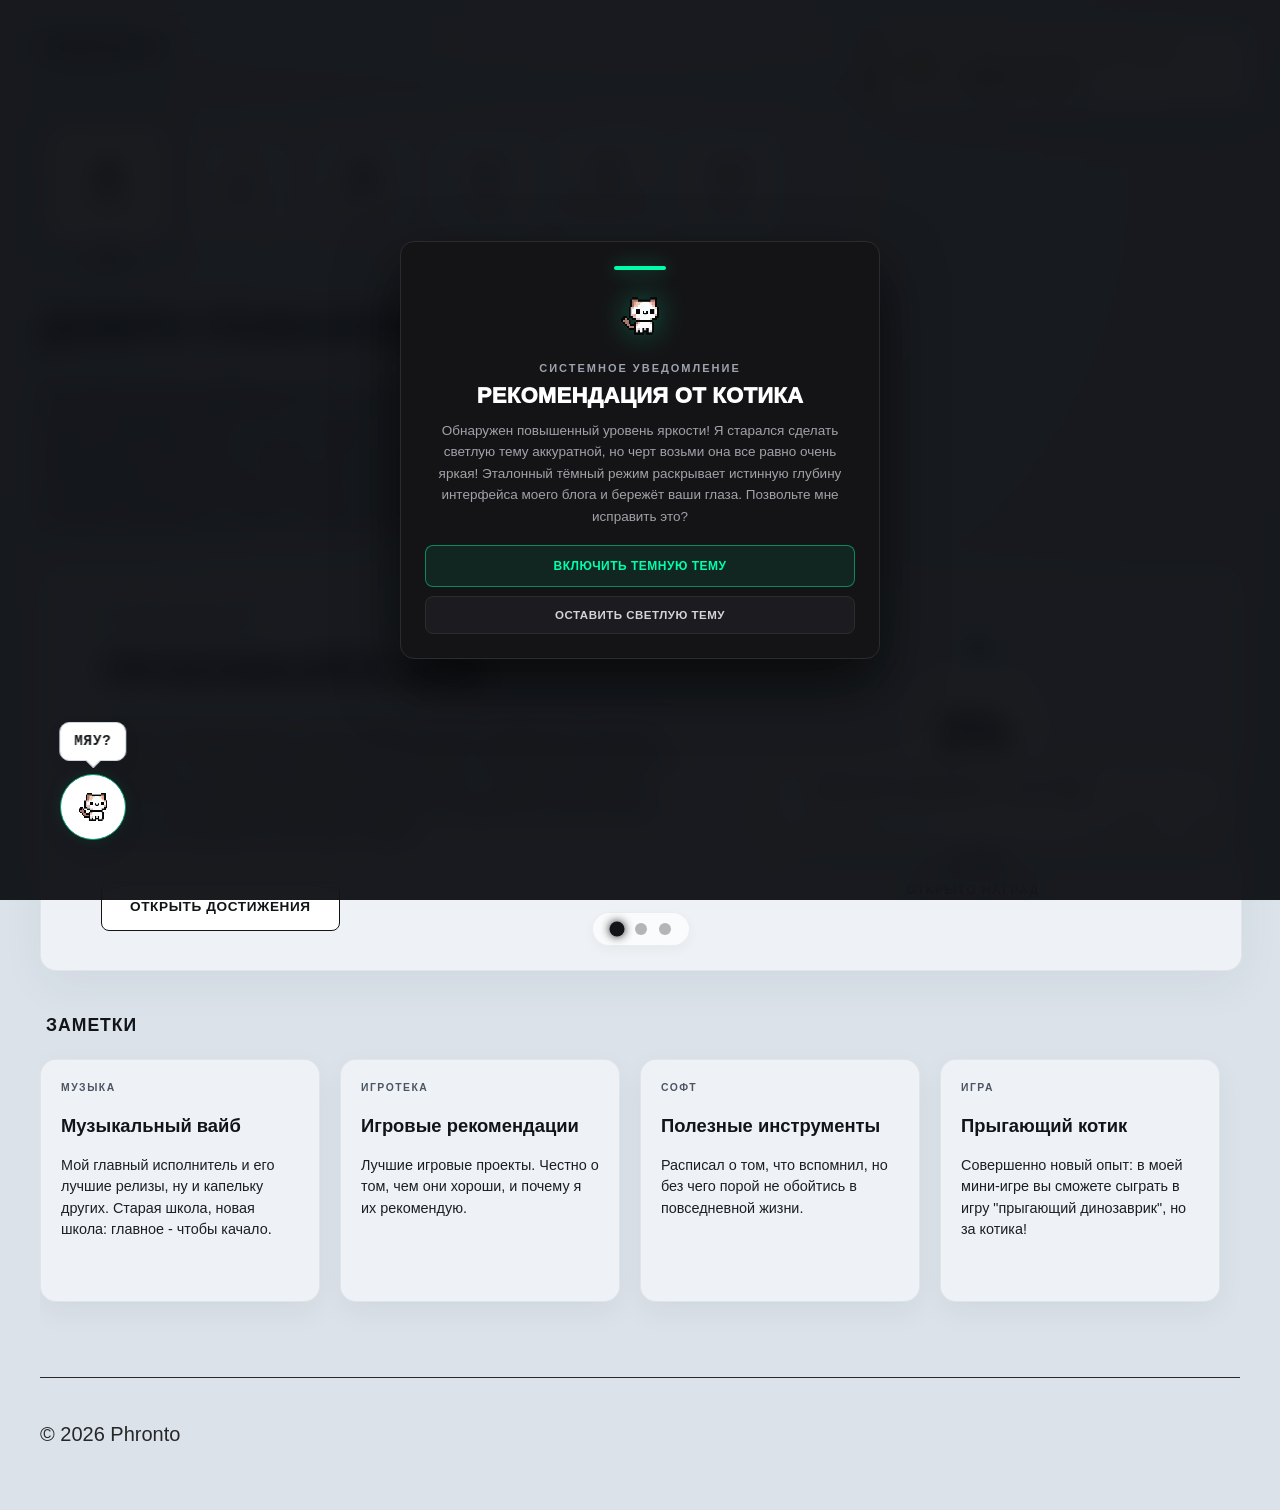
<file: index.html>
<!DOCTYPE html>
<html lang="ru">
<head>
    <meta charset="UTF-8">
    <meta name="viewport" content="width=device-width, initial-scale=1.0">
    <title>Главная страница</title>
    <link rel="stylesheet" href="css/style.css">
    <script src="js/html2canvas.min.js" defer></script>
    <script src="js/theme.js" defer></script>
    <script src="js/Terminal.js" defer></script>
    <script src="js/MainPage.js" defer></script>
    <script src="js/TrophyPage.js" defer></script>
    <script src="js/webhtml.js" defer></script>
    <script src="js/chaos.js" defer></script>
    <script src="js/player.js" defer></script>
    <script src="js/wrapped.js" defer></script>
</head>
<body>
    <script>
        if (sessionStorage.getItem('cat_chat_window_open') === 'true') document.body.classList.add('chat-restored-state');
        if (localStorage.getItem('global_player_minimized') === 'true') document.body.classList.add('player-restored-minimized');
    </script>

    <header>
        <div class="logo-row">
            <a href="index.html" class="logo">PHRONTO</a>
            <div class="theme-switch-container">
                <span class="switch-label label-light">СВЕТЛАЯ</span>
                <button class="theme-toggle-switch" id="themeToggle" aria-label="Переключить тему оформления">
                    <div class="switch-rail">
                        <div class="switch-handle">
                            <svg class="icon-sun" viewBox="0 0 24 24" fill="none" stroke="currentColor" stroke-width="2.5" stroke-linecap="round" stroke-linejoin="round"><circle cx="12" cy="12" r="4"/><path d="M12 2v2M12 20v2M4.93 4.93l1.41 1.41M17.66 17.66l1.41 1.41M2 12h2M20 12h2M6.34 17.66l-1.41 1.41M19.07 4.93l-1.41 1.41"/></svg>
                            <svg class="icon-moon" viewBox="0 0 24 24" fill="none" stroke="currentColor" stroke-width="2.5" stroke-linecap="round" stroke-linejoin="round"><path d="M12 3a6 6 0 0 0 9 9 9 9 0 1 1-9-9Z"/></svg>
                        </div>
                    </div>
                </button>
                <span class="switch-label label-dark">ТЕМНАЯ</span>
            </div>
        </div>
        <nav class="ps5-menu">
            <a href="index.html" class="ps5-tile active">
                <div class="ps5-tile-content">
                    <svg viewBox="0 0 24 24" fill="currentColor">
                        <path d="M12 3L2 12h3v8a1 1 0 0 0 1 1h4v-6h4v6h4a1 1 0 0 0 1-1v-8h3L12 3z"/>
                    </svg>
                    <span>Главная</span>
                </div>
            </a>
            <a href="music.html" class="ps5-tile">
                <div class="ps5-tile-content">
                    <svg viewBox="0 0 24 24" fill="currentColor">
                        <path d="M12 3v10.55c-.59-.34-1.27-.55-2-.55-2.21 0-4 1.79-4 4s1.79 4 4 4 4-1.79 4-4V7h6V3h-8z"/>
                    </svg>
                    <span>Музыка</span>
                </div>
            </a>
            <a href="game.html" class="ps5-tile">
                <div class="ps5-tile-content">
                    <svg viewBox="0 0 24 24" fill="currentColor">
                        <path d="M19 2H5c-1.1 0-2 .9-2 2v16c0 1.1.9 2 2 2h14c1.1 0 2-.9 2-2V4c0-1.1-.9-2-2-2zm-7 15c-2.76 0-5-2.24-5-5s2.24-5 5-5 5 2.24 5 5-2.24 5-5 5zm0-8c-1.66 0-3 1.34-3 3s1.34 3 3 3 3-1.34 3-3-1.34-3-3-3z"/>
                    </svg>
                    <span>Игротека</span>
                </div>
            </a>
            <a href="tech.html" class="ps5-tile">
                <div class="ps5-tile-content">
                    <svg viewBox="0 0 24 24" fill="currentColor">
                        <path d="M5 5h14v14H5V5zm4 4v6h6V9H9zm-5 2H2v2h2v-2zm16 0h2v2h-2v-2zm-9-9h2v2h-2V2zm0 18h2v2h-2v-2zM7 2h1v2H7V2zm9 0h1v2h-1V2zM7 20h1v2H7v-2zm9 0h1v2h-1v-2zM2 7h2v1H2V7zm0 9h2v1H2v-1zm18-9h2v1h-2V7zm0 9h2v1h-2v-1z"/>
                    </svg>
                    <span>Софт</span>
                </div>
            </a>
            <a href="trophy.html" class="ps5-tile">
                <div class="ps5-tile-content">
                    <svg viewBox="0 0 24 24" fill="currentColor">
                        <path d="M18 2H6c-1.1 0-2 .9-2 2v3c0 2.24 1.51 4.13 3.54 4.7C8.21 13.36 10 15 12 15s3.79-1.64 4.46-3.3c2.03-.57 3.54-2.46 3.54-4.7V4c0-1.1-.9-2-2-2zM6 7V4h2v3H6zm12 0h-2V4h2v3zm-6 10c-1.66 0-3-1.34-3-3h6c0 1.66-1.34 3-3 3zm2 2h-4v2h4v-2z"/>
                    </svg>
                    <span>Достижения</span>
                </div>
            </a>
            <a href="dino.html" class="ps5-tile">
                <div class="ps5-tile-content">
                    <svg viewBox="0 0 24 24" fill="currentColor">
                        <path d="M21.5 6h-19C1.67 6 1 7.12 1 8.5v7c0 1.38.67 2.5 1.5 2.5.83 0 1.66-.67 2-1.5l1.5-3.5h12l1.5 3.5c.34.83 1.17 1.5 2 1.5.83 0 1.5-1.12 1.5-2.5v-7c0-1.38-.67-2.5-1.5-2.5zm-14 5H6v2H5v-2H3.5v-1H5V8h1v2h1.5v1zM14.5 11a1.5 1.5 0 1 1 0-3 1.5 1.5 0 0 1 0 3zm3.5 3a1.5 1.5 0 1 1 0-3 1.5 1.5 0 0 1 0 3z"/>
                    </svg>
                    <span>Игра</span>
                </div>
            </a>
        </nav>
    </header>

    <main>
        <section class="ps5-welcome-block">
            <h1>Добро пожаловать!</h1>
            <p>Это мой личный цифровой блог - здесь собраны моя музыка, любимые игры и рабочий софт. Но не спешите закрывать вкладку после беглого просмотра! Мой блог устроен как интерактивный квест. За привычным интерфейсом спрятаны пасхалки, живой Котик и "секретный секрет", до которого доберутся только самые внимательные.</p>
        </section>

        <section class="ps5-carousel-wrapper" id="mainCarousel">
            <div class="carousel-track" id="carouselTrack">
                <div class="carousel-slide slide-with-wheel">
                    <div class="slide-hero-content">
                        <span class="slide-tag">Интерактивный блог</span>
                        <h2>Прокликайте все</h2>
                        <p>Изучите каждый раздел, протестируйте плеер и найдите все скрытые пасхалки. Соберите коллекцию из 14 наград, чтобы взломать закрытый терминал на странице достижений. Но учтите, что одного прогресса мало - для активации секретного секрета понадобится ключ доступа. Кто-то в этом блоге точно знает пароль...</p>
                        <a href="trophy.html" class="btn">Открыть достижения</a>
                    </div>
                    <div class="slider-wheel-zone">
                        <div class="css-progress-wheel" id="slider-progress-wheel">
                            <div class="wheel-core-disk">
                                <span class="percentage" id="slider-percent">0%</span>
                            </div>
                        </div>
                        <div class="showcase-stats-row" style="margin-top: -10px; border-top: none; padding-top: 0;">
                            <div class="stat-node">
                                <strong id="slider-count">0 / 14</strong>
                                <span>Открыто наград</span>
                            </div>
                        </div>
                    </div>
                </div>

                <div class="carousel-slide">
                    <div class="slide-visual-glow cyan-glow"></div>
                    <div class="slide-with-wheel">
                        <div class="slide-hero-content">
                            <span class="slide-tag">КРОССПЛАТФОРМЕННОСТЬ</span>
                            <h2>ОТКРОЙТЕ НА ТЕЛЕФОНЕ</h2>
                            <p>Весь блог полностью адаптирован под смартфоны и планшеты. Вы с тем же комфортом сможете слушать музыку в сквозном плеере, собирать трофеи и играть в мини-игру прямо с телефона. Даже Котик с удовольствием перебрался в карманный формат и всегда готов помурчать в углу экрана.</p>
                        </div>
                        <div class="slide-wheel-zone slider-wheel-zone">
                            <div class="ps5-slide-visual-card">
                                <div class="mobile-mockup-card">
                                    <div class="mockup-notch"></div>
                                    <div class="mockup-header">
                                        <span class="mockup-logo">PHRONTO</span>
                                        <span class="mockup-switch"><span class="mockup-switch-dot"></span></span>
                                    </div>
                                    <div class="mockup-tiles-grid">
                                        <div class="mockup-tile active"></div>
                                        <div class="mockup-tile"></div>
                                        <div class="mockup-tile"></div>
                                        <div class="mockup-tile"></div>
                                        <div class="mockup-tile"></div>
                                        <div class="mockup-tile"></div>
                                    </div>
                                    <div class="mockup-title-lines">
                                        <div class="mockup-line w-85"></div>
                                        <div class="mockup-line w-65"></div>
                                        <div class="mockup-line w-90"></div>
                                        <div class="mockup-line w-50"></div>
                                    </div>
                                    <div class="mockup-player-bar">
                                        <span class="mockup-play-tri"></span>
                                        <span class="mockup-player-track"></span>
                                    </div>
                                </div>
                            </div>
                        </div>
                    </div>
                </div>

                <div class="carousel-slide">
                    <div class="slide-visual-glow cyan-glow"></div>
                    <div class="slide-with-wheel">
                        <div class="slide-hero-content">
                            <span class="slide-tag">МУЗЫКАЛЬНЫЙ ВАЙБ</span>
                            <h2>ВКЛЮЧИТЕ МУЗЫКУ</h2>
                            <p>В правом нижнем углу закреплен сквозной медиаплеер с подборкой из 9 треков - от атмосферной электроники Elderbrook и TWERL до главного вайба PHARAOH. Включайте фон для изучения блога. А если доберетесь до секретного секрета - в плейлисте появится кое-что из золотой классики интернета.</p>
                        </div>
                        <div class="slide-wheel-zone slider-wheel-zone">
                            <div class="ps5-slide-visual-card">
                                <div class="player-mockup-card">
                                    <div class="pm-top-row">
                                        <span class="pm-track-name">TWERL — Under Bright Lights</span>
                                        <span class="pm-chevron"></span>
                                    </div>
                                    <div class="pm-bottom-row">
                                        <div class="pm-controls">
                                            <span class="pm-prev"></span>
                                            <span class="pm-play"></span>
                                            <span class="pm-next"></span>
                                        </div>
                                        <span class="pm-time">1:42</span>
                                        <div class="pm-progress-bg">
                                            <div class="pm-progress-fill">
                                                <span class="pm-progress-dot"></span>
                                            </div>
                                        </div>
                                        <span class="pm-time">3:48</span>
                                    </div>
                                </div>
                            </div>
                        </div>
                    </div>
                </div>
            </div>
            <div class="carousel-dots" id="carouselDots"></div>
        </section>

        <section class="ps5-activities-section">
            <h2 class="activities-title">Заметки</h2>
            <div class="ps5-activities-container">
                <div class="ps5-card">
                    <div class="ps5-card-header">
                        <span class="card-tag">МУЗЫКА</span>
                    </div>
                    <h3>Музыкальный вайб</h3>
                    <p class="card-content">Мой главный исполнитель и его лучшие релизы, ну и капельку других. Старая школа, новая школа: главное - чтобы качало.</p>
                </div>

                <div class="ps5-card">
                    <div class="ps5-card-header">
                        <span class="card-tag">ИГРОТЕКА</span>
                    </div>
                    <h3>Игровые рекомендации</h3>
                    <p class="card-content">Лучшие игровые проекты. Честно о том, чем они хороши, и почему я их рекомендую.</p>
                </div>

                <div class="ps5-card">
                    <div class="ps5-card-header">
                        <span class="card-tag">СОФТ</span>
                    </div>
                    <h3>Полезные инструменты</h3>
                    <p class="card-content">Расписал о том, что вспомнил, но без чего порой не обойтись в повседневной жизни.</p>
                </div>

                <div class="ps5-card">
                    <div class="ps5-card-header">
                        <span class="card-tag">ИГРА</span>
                    </div>
                    <h3>Прыгающий котик</h3>
                    <p class="card-content">Совершенно новый опыт: в моей мини-игре вы сможете сыграть в игру "прыгающий динозаврик", но за котика!</p>
                </div>
            </div>
        </section>
    </main>

    <footer>
        <p>&copy; 2026 Phronto</p>
    </footer>

    <script>localStorage.setItem('visited_welcome', 'true');</script>

    <div class="ps5-persistent-player">
        <audio id="globalAudio" src="sound/music/InnerLight.mp3" loop></audio>
        <div class="player-row-title">
            <span class="track-title" id="playerTrackTitle">Elderbrook & Bob Moses - Inner Light</span>
            <button class="player-min-btn" id="playerMinimizeBtn" title="Свернуть плеер">
                <svg viewBox="0 0 24 24"><path d="M16.59 8.59L12 13.17 7.41 8.59 6 10l6 6 6-6z"/></svg>
            </button>
        </div>
        <div class="player-row-bottom-bar">
            <div class="player-controls-group">
                <button class="player-ctrl-btn" id="playerPrevBtn" title="В начало трека / Предыдущий">
                    <svg viewBox="0 0 24 24"><path d="M6 6h2v12H6zm3.5 6l8.5 6V6z"/></svg>
                </button>
                <button class="player-ctrl-btn main-play-trigger" id="globalPlayerBtn" title="Воспроизведение / Пауза">
                    <svg class="icon-play" viewBox="0 0 24 24" id="playerPlayIcon"><path d="M8 5v14l11-7z"/></svg>
                    <svg class="icon-pause" viewBox="0 0 24 24" id="playerPauseIcon" style="display:none;"><path d="M6 19h4V5H6v14zm8-14v14h4V5h-4z"/></svg>
                </button>
                <button class="player-ctrl-btn" id="playerNextBtn" title="Следующий трек">
                    <svg viewBox="0 0 24 24"><path d="M6 18l8.5-6L6 6zm9-12v12h2V6z"/></svg>
                </button>
                <button class="player-ctrl-btn" id="playerLoopBtn" title="Зациклить плейлист (выкл.)" style="opacity: 0.45;">
                    <svg viewBox="0 0 24 24"><path d="M7 7h10v3l4-4-4-4v3H5v6h2V7zm10 10H7v-3l-4 4 4 4v-3h12v-6h-2v4z"/></svg>
                </button>
            </div>
            <span class="time-stamp digit-current" id="playerCurrentTime">0:00</span>
            <div class="progress-bar-container" id="progressBarContainer">
                <div class="progress-bar-fill" id="progressBarFill"></div>
                <div class="progress-bar-handle" id="progressBarHandle"></div>
            </div>
            <span class="time-stamp digit-duration" id="playerDurationTime">0:00</span>
            <div class="player-volume-zone">
                <span class="volume-icon" id="playerVolumeIcon">🔊</span>
                <input type="range" class="volume-slider" id="playerVolume" min="0" max="1" step="0.01" value="0.5">
                <span class="volume-percent-text" id="playerVolumePercent">50%</span>
            </div>
        </div>
    </div>

    <button class="ps5-mobile-player-trigger" id="playerMaximizeBtn" title="Развернуть плеер">
        <svg viewBox="0 0 24 24"><path d="M12 3v10.55c-.59-.34-1.27-.55-2-.55-2.21 0-4 1.79-4 4s1.79 4 4 4 4-1.79 4-4V7h4V3h-6z"/></svg>
    </button>

    <div id="catChatWidget" class="cat-chat-widget">
        <div id="catChatTrigger" class="cat-chat-trigger">
            <div id="catChatTeaser" class="cat-chat-teaser">Мяу?</div>
            <img src="img/GameImage/cat.png" alt="Чат" class="cat-trigger-icon">
            <div class="chat-pulse-glow"></div>
        </div>
        <div id="catChatWindow" class="cat-chat-window">
            <div class="chat-window-header">
                <div class="chat-header-avatar">
                    <img src="img/GameImage/cat.png" alt="Кото-ИИ">
                    <span class="chat-online-status"></span>
                </div>
                <div class="chat-header-info">
                    <h4>Котик</h4>
                    <span class="chat-version">Активен</span>
                </div>
                <button id="chatCloseBtn" class="chat-close-x">&times;</button>
            </div>
            <div class="chat-window-body">
                <div id="chatMessagesStack" class="chat-messages-stack">
                    <div id="catTypingStatus" class="cat-msg-bubble system-typing">
                        <span class="typing-dot"></span><span class="typing-dot"></span><span class="typing-dot"></span>
                    </div>
                </div>
            </div>
            <div class="chat-window-footer">
                <button id="catPetBtn" class="chat-reply-btn" style="display: none;">Погладить котика</button>
            </div>
        </div>
    </div>
</body>
</html>
</file>
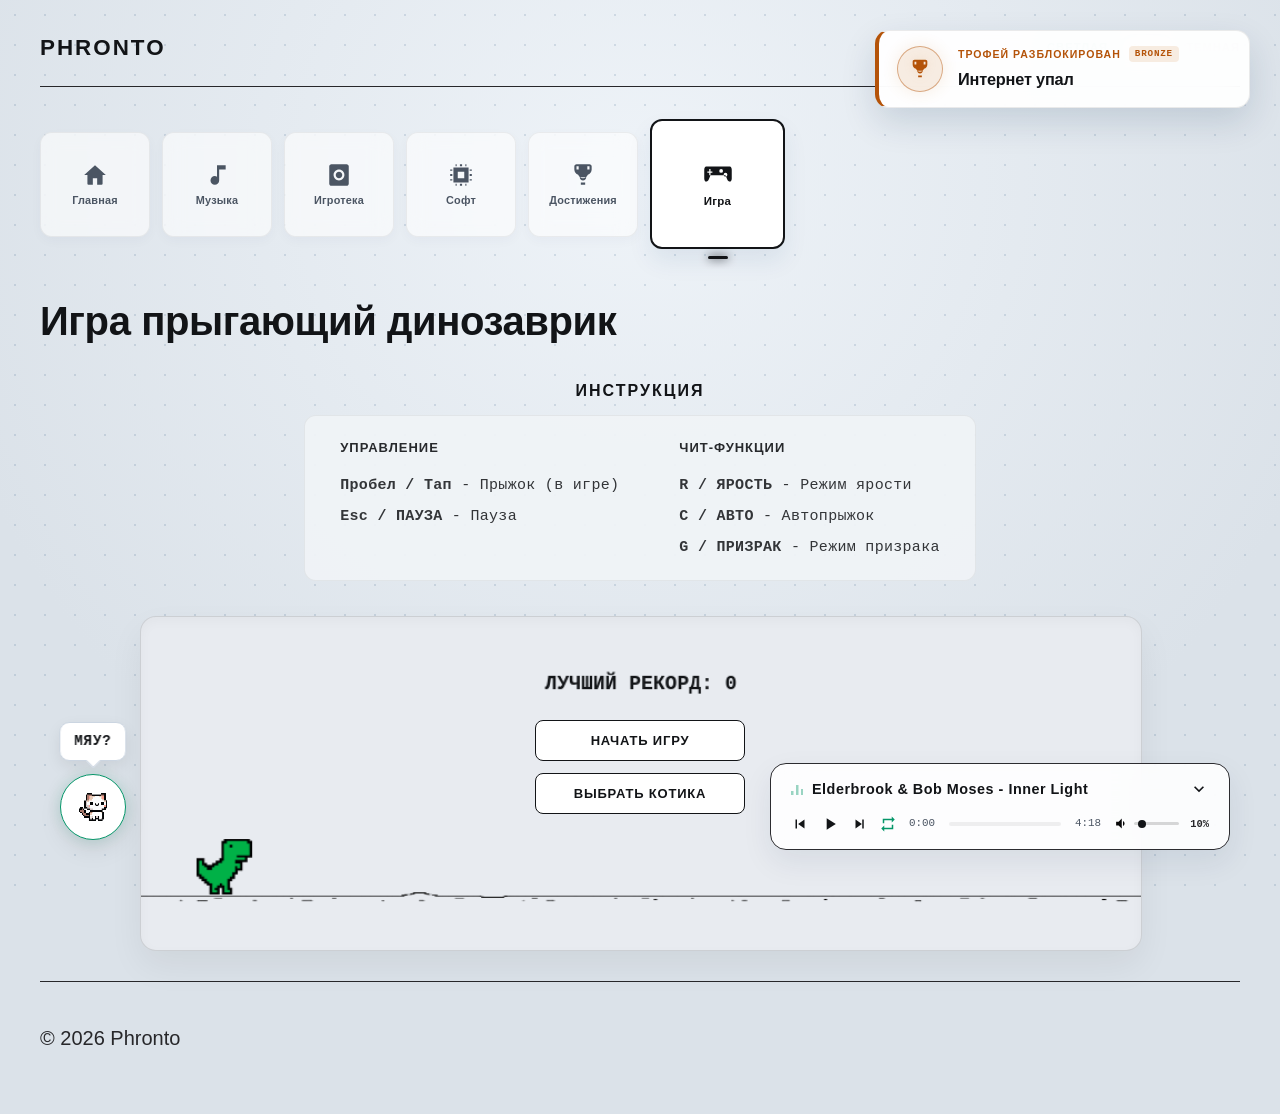
<file: dino.html>
<!DOCTYPE html>
<html lang="ru">
<head>
    <meta charset="UTF-8">
    <meta name="viewport" content="width=device-width, initial-scale=1.0">
    <title>Прыгающий динозаврик</title>
    <link rel="stylesheet" href="css/style.css">
    <script src="js/html2canvas.min.js" defer></script>
    <script src="js/theme.js" defer></script>
    <script src="js/Terminal.js" defer></script>
    <script src="js/Dino.js" defer></script>
    <script src="js/TrophyPage.js" defer></script>
    <script src="js/webhtml.js" defer></script>
    <script src="js/chaos.js" defer></script>
    <script src="js/player.js" defer></script>
    <script src="js/wrapped.js" defer></script>
</head>
<body>
    <script>
        if (sessionStorage.getItem('cat_chat_window_open') === 'true') document.body?.classList.add('chat-restored-state');
        if (localStorage.getItem('global_player_minimized') === 'true') document.body?.classList.add('player-restored-minimized');
    </script>


    <header>
        <div class="logo-row">
            <a href="index.html" class="logo">PHRONTO</a>
            <div class="theme-switch-container">
                <span class="switch-label label-light">СВЕТЛАЯ</span>
                <button class="theme-toggle-switch" id="themeToggle" aria-label="Переключить тему оформления">
                    <div class="switch-rail">
                        <div class="switch-handle">
                            <svg class="icon-sun" viewBox="0 0 24 24" fill="none" stroke="currentColor" stroke-width="2.5" stroke-linecap="round" stroke-linejoin="round"><circle cx="12" cy="12" r="4"/><path d="M12 2v2M12 20v2M4.93 4.93l1.41 1.41M17.66 17.66l1.41 1.41M2 12h2M20 12h2M6.34 17.66l-1.41 1.41M19.07 4.93l-1.41 1.41"/></svg>
                            <svg class="icon-moon" viewBox="0 0 24 24" fill="none" stroke="currentColor" stroke-width="2.5" stroke-linecap="round" stroke-linejoin="round"><path d="M12 3a6 6 0 0 0 9 9 9 9 0 1 1-9-9Z"/></svg>
                        </div>
                    </div>
                </button>
                <span class="switch-label label-dark">ТЕМНАЯ</span>
            </div>
        </div>
        <nav class="ps5-menu">
            <a href="index.html" class="ps5-tile">
                <div class="ps5-tile-content">
                    <svg viewBox="0 0 24 24" fill="currentColor">
                        <path d="M12 3L2 12h3v8a1 1 0 0 0 1 1h4v-6h4v6h4a1 1 0 0 0 1-1v-8h3L12 3z"/>
                    </svg>
                    <span>Главная</span>
                </div>
            </a>
            <a href="music.html" class="ps5-tile">
                <div class="ps5-tile-content">
                    <svg viewBox="0 0 24 24" fill="currentColor">
                        <path d="M12 3v10.55c-.59-.34-1.27-.55-2-.55-2.21 0-4 1.79-4 4s1.79 4 4 4 4-1.79 4-4V7h6V3h-8z"/>
                    </svg>
                    <span>Музыка</span>
                </div>
            </a>
            <a href="game.html" class="ps5-tile">
                <div class="ps5-tile-content">
                    <svg viewBox="0 0 24 24" fill="currentColor">
                        <path d="M19 2H5c-1.1 0-2 .9-2 2v16c0 1.1.9 2 2 2h14c1.1 0 2-.9 2-2V4c0-1.1-.9-2-2-2zm-7 15c-2.76 0-5-2.24-5-5s2.24-5 5-5 5 2.24 5 5-2.24 5-5 5zm0-8c-1.66 0-3 1.34-3 3s1.34 3 3 3 3-1.34 3-3-1.34-3-3-3z"/>
                    </svg>
                    <span>Игротека</span>
                </div>
            </a>
            <a href="tech.html" class="ps5-tile">
                <div class="ps5-tile-content">
                    <svg viewBox="0 0 24 24" fill="currentColor">
                        <path d="M5 5h14v14H5V5zm4 4v6h6V9H9zm-5 2H2v2h2v-2zm16 0h2v2h-2v-2zm-9-9h2v2h-2V2zm0 18h2v2h-2v-2zM7 2h1v2H7V2zm9 0h1v2h-1V2zM7 20h1v2H7v-2zm9 0h1v2h-1v-2zM2 7h2v1H2V7zm0 9h2v1H2v-1zm18-9h2v1h-2V7zm0 9h2v1h-2v-1z"/>
                    </svg>
                    <span>Софт</span>
                </div>
            </a>
            <a href="trophy.html" class="ps5-tile">
                <div class="ps5-tile-content">
                    <svg viewBox="0 0 24 24" fill="currentColor">
                        <path d="M18 2H6c-1.1 0-2 .9-2 2v3c0 2.24 1.51 4.13 3.54 4.7C8.21 13.36 10 15 12 15s3.79-1.64 4.46-3.3c2.03-.57 3.54-2.46 3.54-4.7V4c0-1.1-.9-2-2-2zM6 7V4h2v3H6zm12 0h-2V4h2v3zm-6 10c-1.66 0-3-1.34-3-3h6c0 1.66-1.34 3-3 3zm2 2h-4v2h4v-2z"/>
                    </svg>
                    <span>Достижения</span>
                </div>
            </a>
            <a href="dino.html" class="ps5-tile active">
                <div class="ps5-tile-content">
                    <svg viewBox="0 0 24 24" fill="currentColor">
                        <path d="M21.5 6h-19C1.67 6 1 7.12 1 8.5v7c0 1.38.67 2.5 1.5 2.5.83 0 1.66-.67 2-1.5l1.5-3.5h12l1.5 3.5c.34.83 1.17 1.5 2 1.5.83 0 1.5-1.12 1.5-2.5v-7c0-1.38-.67-2.5-1.5-2.5zm-14 5H6v2H5v-2H3.5v-1H5V8h1v2h1.5v1zM14.5 11a1.5 1.5 0 1 1 0-3 1.5 1.5 0 0 1 0 3zm3.5 3a1.5 1.5 0 1 1 0-3 1.5 1.5 0 0 1 0 3z"/>
                    </svg>
                    <span>Игра</span>
                </div>
            </a>
        </nav>
    </header>

    <main class="game-container">
        <h1>Игра прыгающий динозаврик</h1>
        <div class="game-instruction-container">
            <div class="instruction-title">Инструкция</div>
            <div class="game-instruction">
                <div class="instruction-col">
                    <span class="instruction-heading">Управление</span>
                    <div class="instruction-item"><strong>Пробел / Тап</strong> - Прыжок (в игре)</div>
                    <div class="instruction-item"><strong>Esc / ПАУЗА</strong> - Пауза</div>
                </div>
                <div class="instruction-col">
                    <span class="instruction-heading">Чит-функции</span>
                    <div class="instruction-item"><strong>R / ЯРОСТЬ</strong> - Режим ярости</div>
                    <div class="instruction-item"><strong>C / АВТО</strong> - Автопрыжок</div>
                    <div class="instruction-item"><strong>G / ПРИЗРАК</strong> - Режим призрака</div>
                </div>
            </div>
        </div>
        <div class="mobile-rotate-overlay">
            <div class="rotate-icon">⇄</div>
            <p>Для запуска игрового режима разверните ваше устройство горизонтально</p>
        </div>
        <div class="game-wrapper">
            <div class="mobile-gamepad" id="mobileGamepad">
                <div class="gamepad-left-zone" id="padJumpZone"></div>
                
                <div class="gamepad-right-cheats">
                    <button class="gamepad-btn btn-options" id="padOptions">ПАУЗА</button>
                    <button class="gamepad-btn btn-cheat" id="padRage" data-cheat="rage">ЯРОСТЬ</button>
                    <button class="gamepad-btn btn-auto" id="padAuto" data-cheat="auto">АВТО</button>
                    <button class="gamepad-btn btn-ghost" id="padGhost" data-cheat="ghost">ПРИЗРАК</button>
                </div>
            </div>
            <canvas id="gameCanvas" width="900" height="300"></canvas>
            <div class="game-controls" id="menuControls">
                <button id="startBtn" class="btn">НАЧАТЬ ИГРУ</button>
                <button id="charBtn" class="btn btn-secondary">ВЫБРАТЬ КОТИКА</button>
            </div>
        </div>
    </main>

    <footer>
        <p>&copy; 2026 Phronto</p>
    </footer>

    <div class="ps5-persistent-player">
        <audio id="globalAudio" src="sound/music/InnerLight.mp3" loop></audio>
        <div class="player-row-title">
            <span class="track-title" id="playerTrackTitle">Elderbrook & Bob Moses - Inner Light</span>
            <button class="player-min-btn" id="playerMinimizeBtn" title="Свернуть плеер">
                <svg viewBox="0 0 24 24"><path d="M16.59 8.59L12 13.17 7.41 8.59 6 10l6 6 6-6z"/></svg>
            </button>
        </div>
        <div class="player-row-bottom-bar">
            <div class="player-controls-group">
                <button class="player-ctrl-btn" id="playerPrevBtn" title="В начало трека / Предыдущий">
                    <svg viewBox="0 0 24 24"><path d="M6 6h2v12H6zm3.5 6l8.5 6V6z"/></svg>
                </button>
                <button class="player-ctrl-btn main-play-trigger" id="globalPlayerBtn" title="Воспроизведение / Пауза">
                    <svg class="icon-play" viewBox="0 0 24 24" id="playerPlayIcon"><path d="M8 5v14l11-7z"/></svg>
                    <svg class="icon-pause" viewBox="0 0 24 24" id="playerPauseIcon" style="display:none;"><path d="M6 19h4V5H6v14zm8-14v14h4V5h-4z"/></svg>
                </button>
                <button class="player-ctrl-btn" id="playerNextBtn" title="Следующий трек">
                    <svg viewBox="0 0 24 24"><path d="M6 18l8.5-6L6 6zm9-12v12h2V6z"/></svg>
                </button>
                <button class="player-ctrl-btn" id="playerLoopBtn" title="Зациклить плейлист (выкл.)" style="opacity: 0.45;">
                    <svg viewBox="0 0 24 24"><path d="M7 7h10v3l4-4-4-4v3H5v6h2V7zm10 10H7v-3l-4 4 4 4v-3h12v-6h-2v4z"/></svg>
                </button>
            </div>
            <span class="time-stamp digit-current" id="playerCurrentTime">0:00</span>
            <div class="progress-bar-container" id="progressBarContainer">
                <div class="progress-bar-fill" id="progressBarFill"></div>
                <div class="progress-bar-handle" id="progressBarHandle"></div>
            </div>
            <span class="time-stamp digit-duration" id="playerDurationTime">0:00</span>
            <div class="player-volume-zone">
                <span class="volume-icon" id="playerVolumeIcon">🔊</span>
                <input type="range" class="volume-slider" id="playerVolume" min="0" max="1" step="0.01" value="0.5">
                <span class="volume-percent-text" id="playerVolumePercent">50%</span>
            </div>
        </div>
    </div>

    <button class="ps5-mobile-player-trigger" id="playerMaximizeBtn" title="Развернуть плеер">
        <svg viewBox="0 0 24 24"><path d="M12 3v10.55c-.59-.34-1.27-.55-2-.55-2.21 0-4 1.79-4 4s1.79 4 4 4 4-1.79 4-4V7h4V3h-6z"/></svg>
    </button>

    <div id="catChatWidget" class="cat-chat-widget">
        <div id="catChatTrigger" class="cat-chat-trigger">
            <div id="catChatTeaser" class="cat-chat-teaser">Мяу?</div>
            <img src="img/GameImage/cat.png" alt="Чат" class="cat-trigger-icon">
            <div class="chat-pulse-glow"></div>
        </div>
        <div id="catChatWindow" class="cat-chat-window">
            <div class="chat-window-header">
                <div class="chat-header-avatar">
                    <img src="img/GameImage/cat.png" alt="Кото-ИИ">
                    <span class="chat-online-status"></span>
                </div>
                <div class="chat-header-info">
                    <h4>Котик</h4>
                    <span class="chat-version">Активен</span>
                </div>
                <button id="chatCloseBtn" class="chat-close-x">&times;</button>
            </div>
            <div class="chat-window-body">
                <div id="chatMessagesStack" class="chat-messages-stack">
                    <div id="catTypingStatus" class="cat-msg-bubble system-typing">
                        <span class="typing-dot"></span><span class="typing-dot"></span><span class="typing-dot"></span>
                    </div>
                </div>
            </div>
            <div class="chat-window-footer">
                <button id="catPetBtn" class="chat-reply-btn" style="display: none;">Погладить котика</button>
            </div>
        </div>
    </div>
</body>
</html>
</file>
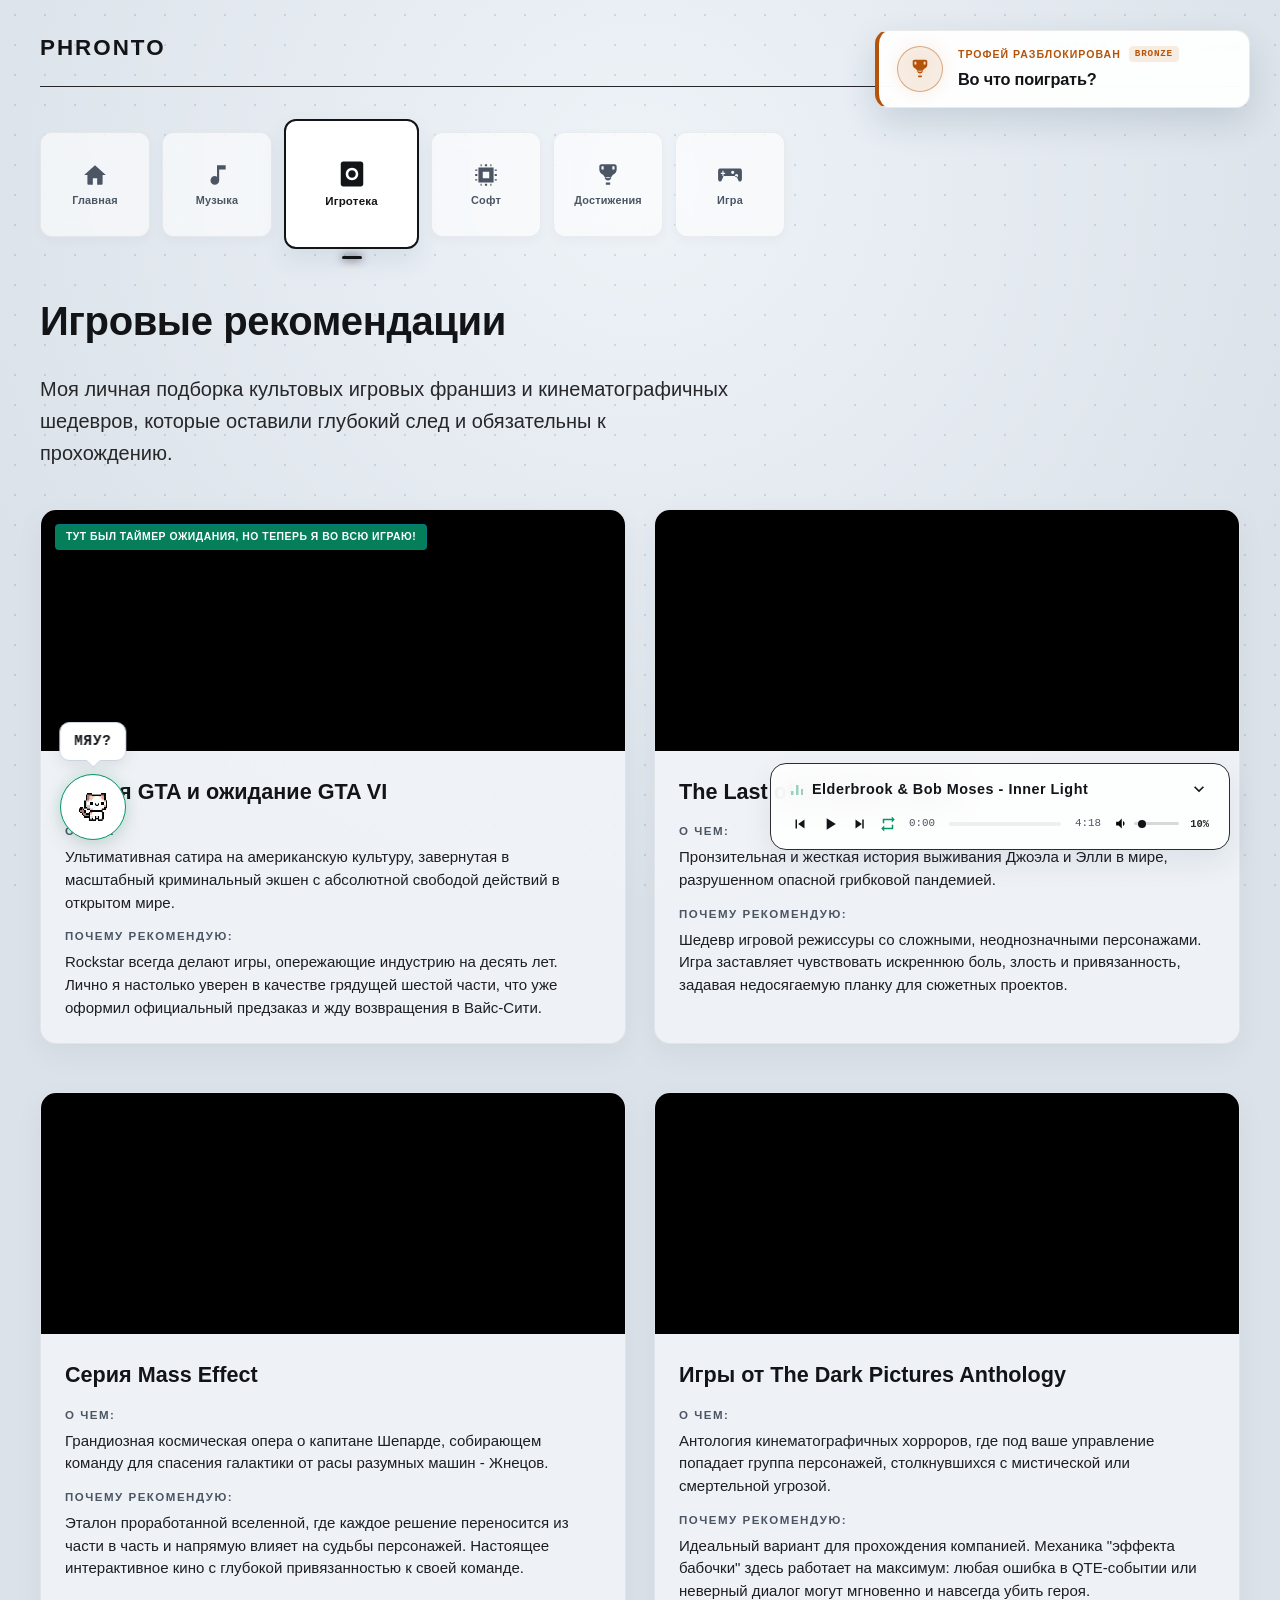
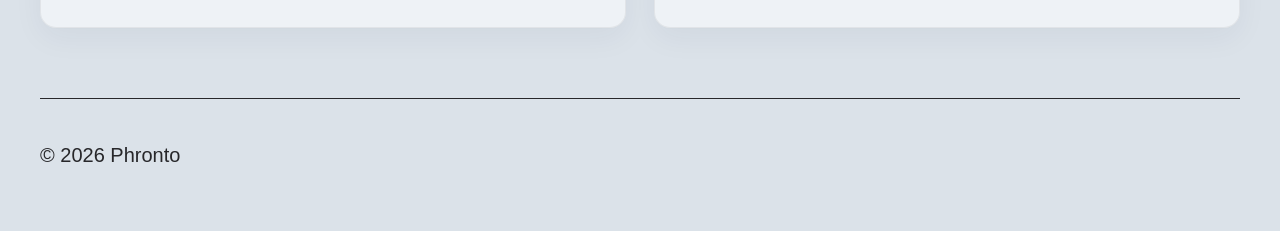
<file: game.html>
<!DOCTYPE html>
<html lang="ru">
<head>
    <meta charset="UTF-8">
    <meta name="viewport" content="width=device-width, initial-scale=1.0">
    <title>Игротека</title>
    <link rel="stylesheet" href="css/style.css">
    <script src="js/html2canvas.min.js" defer></script>
    <script src="js/theme.js" defer></script>
    <script src="js/Terminal.js" defer></script>
    <script src="js/GamePage.js" defer></script>
    <script src="js/TrophyPage.js" defer></script>
    <script src="js/webhtml.js" defer></script>
    <script src="js/chaos.js" defer></script>
    <script src="js/player.js" defer></script>
    <script src="js/wrapped.js" defer></script>
</head>
<body>
    <script>
        if (sessionStorage.getItem('cat_chat_window_open') === 'true') document.body.classList.add('chat-restored-state');
        if (localStorage.getItem('global_player_minimized') === 'true') document.body.classList.add('player-restored-minimized');
    </script>

    <header>
        <div class="logo-row">
            <a href="index.html" class="logo">PHRONTO</a>
            <div class="theme-switch-container">
                <span class="switch-label label-light">СВЕТЛАЯ</span>
                <button class="theme-toggle-switch" id="themeToggle" aria-label="Переключить тему оформления">
                    <div class="switch-rail">
                        <div class="switch-handle">
                            <svg class="icon-sun" viewBox="0 0 24 24" fill="none" stroke="currentColor" stroke-width="2.5" stroke-linecap="round" stroke-linejoin="round"><circle cx="12" cy="12" r="4"/><path d="M12 2v2M12 20v2M4.93 4.93l1.41 1.41M17.66 17.66l1.41 1.41M2 12h2M20 12h2M6.34 17.66l-1.41 1.41M19.07 4.93l-1.41 1.41"/></svg>
                            <svg class="icon-moon" viewBox="0 0 24 24" fill="none" stroke="currentColor" stroke-width="2.5" stroke-linecap="round" stroke-linejoin="round"><path d="M12 3a6 6 0 0 0 9 9 9 9 0 1 1-9-9Z"/></svg>
                        </div>
                    </div>
                </button>
                <span class="switch-label label-dark">ТЕМНАЯ</span>
            </div>
        </div>
        <nav class="ps5-menu">
            <a href="index.html" class="ps5-tile">
                <div class="ps5-tile-content">
                    <svg viewBox="0 0 24 24" fill="currentColor">
                        <path d="M12 3L2 12h3v8a1 1 0 0 0 1 1h4v-6h4v6h4a1 1 0 0 0 1-1v-8h3L12 3z"/>
                    </svg>
                    <span>Главная</span>
                </div>
            </a>
            <a href="music.html" class="ps5-tile">
                <div class="ps5-tile-content">
                    <svg viewBox="0 0 24 24" fill="currentColor">
                        <path d="M12 3v10.55c-.59-.34-1.27-.55-2-.55-2.21 0-4 1.79-4 4s1.79 4 4 4 4-1.79 4-4V7h6V3h-8z"/>
                    </svg>
                    <span>Музыка</span>
                </div>
            </a>
            <a href="game.html" class="ps5-tile active">
                <div class="ps5-tile-content">
                    <svg viewBox="0 0 24 24" fill="currentColor">
                        <path d="M19 2H5c-1.1 0-2 .9-2 2v16c0 1.1.9 2 2 2h14c1.1 0 2-.9 2-2V4c0-1.1-.9-2-2-2zm-7 15c-2.76 0-5-2.24-5-5s2.24-5 5-5 5 2.24 5 5-2.24 5-5 5zm0-8c-1.66 0-3 1.34-3 3s1.34 3 3 3 3-1.34 3-3-1.34-3-3-3z"/>
                    </svg>
                    <span>Игротека</span>
                </div>
            </a>
            <a href="tech.html" class="ps5-tile">
                <div class="ps5-tile-content">
                    <svg viewBox="0 0 24 24" fill="currentColor">
                        <path d="M5 5h14v14H5V5zm4 4v6h6V9H9zm-5 2H2v2h2v-2zm16 0h2v2h-2v-2zm-9-9h2v2h-2V2zm0 18h2v2h-2v-2zM7 2h1v2H7V2zm9 0h1v2h-1V2zM7 20h1v2H7v-2zm9 0h1v2h-1v-2zM2 7h2v1H2V7zm0 9h2v1H2v-1zm18-9h2v1h-2V7zm0 9h2v1h-2v-1z"/>
                    </svg>
                    <span>Софт</span>
                </div>
            </a>
            <a href="trophy.html" class="ps5-tile">
                <div class="ps5-tile-content">
                    <svg viewBox="0 0 24 24" fill="currentColor">
                        <path d="M18 2H6c-1.1 0-2 .9-2 2v3c0 2.24 1.51 4.13 3.54 4.7C8.21 13.36 10 15 12 15s3.79-1.64 4.46-3.3c2.03-.57 3.54-2.46 3.54-4.7V4c0-1.1-.9-2-2-2zM6 7V4h2v3H6zm12 0h-2V4h2v3zm-6 10c-1.66 0-3-1.34-3-3h6c0 1.66-1.34 3-3 3zm2 2h-4v2h4v-2z"/>
                    </svg>
                    <span>Достижения</span>
                </div>
            </a>
            <a href="dino.html" class="ps5-tile">
                <div class="ps5-tile-content">
                    <svg viewBox="0 0 24 24" fill="currentColor">
                        <path d="M21.5 6h-19C1.67 6 1 7.12 1 8.5v7c0 1.38.67 2.5 1.5 2.5.83 0 1.66-.67 2-1.5l1.5-3.5h12l1.5 3.5c.34.83 1.17 1.5 2 1.5.83 0 1.5-1.12 1.5-2.5v-7c0-1.38-.67-2.5-1.5-2.5zm-14 5H6v2H5v-2H3.5v-1H5V8h1v2h1.5v1zM14.5 11a1.5 1.5 0 1 1 0-3 1.5 1.5 0 0 1 0 3zm3.5 3a1.5 1.5 0 1 1 0-3 1.5 1.5 0 0 1 0 3z"/>
                    </svg>
                    <span>Игра</span>
                </div>
            </a>
        </nav>
    </header>

    <main>
        <h1>Игровые рекомендации</h1>
        <p>Моя личная подборка культовых игровых франшиз и кинематографичных шедевров, которые оставили глубокий след и обязательны к прохождению.</p>

        <div class="games-rec-grid symmetric-layout">
            <div class="ps5-card game-rec-card card-gta">
                <div class="game-cover-wrapper large-video">
                    <video src="video/GamePage/gta6.mp4" loop muted playsinline disablePictureInPicture class="game-preview-video"></video>
                    <div class="game-genre-tag pre-order" id="gtaTimer">Загрузка...</div>
                </div>
                <div class="game-rec-info">
                    <h3>Серия GTA и ожидание GTA VI</h3>
                    <div class="game-description">
                        <strong>О чем:</strong> Ультимативная сатира на американскую культуру, завернутая в масштабный криминальный экшен с абсолютной свободой действий в открытом мире.
                    </div>
                    <div class="game-reason">
                        <strong>Почему рекомендую:</strong> Rockstar всегда делают игры, опережающие индустрию на десять лет. Лично я настолько уверен в качестве грядущей шестой части, что уже оформил официальный предзаказ и жду возвращения в Вайс-Сити.
                    </div>
                </div>
            </div>

            <div class="ps5-card game-rec-card card-tlou">
                <div class="game-cover-wrapper large-video">
                    <video src="video/GamePage/tlou2.mp4" loop muted playsinline disablePictureInPicture class="game-preview-video"></video>
                </div>
                <div class="game-rec-info">
                    <h3>The Last of Us (Обе части)</h3>
                    <div class="game-description">
                        <strong>О чем:</strong> Пронзительная и жесткая история выживания Джоэла и Элли в мире, разрушенном опасной грибковой пандемией.
                    </div>
                    <div class="game-reason">
                        <strong>Почему рекомендую:</strong> Шедевр игровой режиссуры со сложными, неоднозначными персонажами. Игра заставляет чувствовать искреннюю боль, злость и привязанность, задавая недосягаемую планку для сюжетных проектов.
                    </div>
                </div>
            </div>

            <div class="ps5-card game-rec-card card-me">
                <div class="game-cover-wrapper large-video">
                    <video src="video/GamePage/ME.mp4" loop muted playsinline disablePictureInPicture class="game-preview-video"></video>
                </div>
                <div class="game-rec-info">
                    <h3>Серия Mass Effect</h3>
                    <div class="game-description">
                        <strong>О чем:</strong> Грандиозная космическая опера о капитане Шепарде, собирающем команду для спасения галактики от расы разумных машин - Жнецов.
                    </div>
                    <div class="game-reason">
                        <strong>Почему рекомендую:</strong> Эталон проработанной вселенной, где каждое решение переносится из части в часть и напрямую влияет на судьбы персонажей. Настоящее интерактивное кино с глубокой привязанностью к своей команде.
                    </div>
                </div>
            </div>

            <div class="ps5-card game-rec-card card-tdp">
                <div class="game-cover-wrapper large-video">
                    <video src="video/GamePage/DarkPictures.mp4" loop muted playsinline disablePictureInPicture class="game-preview-video"></video>
                </div>
                <div class="game-rec-info">
                    <h3>Игры от The Dark Pictures Anthology</h3>
                    <div class="game-description">
                        <strong>О чем:</strong> Антология кинематографичных хорроров, где под ваше управление попадает группа персонажей, столкнувшихся с мистической или смертельной угрозой.
                    </div>
                    <div class="game-reason">
                        <strong>Почему рекомендую:</strong> Идеальный вариант для прохождения компанией. Механика "эффекта бабочки" здесь работает на максимум: любая ошибка в QTE-событии или неверный диалог могут мгновенно и навсегда убить героя.
                    </div>
                </div>
            </div>
        </div>
    </main>

    <footer>
        <p>&copy; 2026 Phronto</p>
    </footer>

    <script>localStorage.setItem('visited_games', 'true');</script>

    <div class="ps5-persistent-player">
        <audio id="globalAudio" src="sound/music/InnerLight.mp3" loop></audio>
        <div class="player-row-title">
            <span class="track-title" id="playerTrackTitle">Elderbrook & Bob Moses - Inner Light</span>
            <button class="player-min-btn" id="playerMinimizeBtn" title="Свернуть плеер">
                <svg viewBox="0 0 24 24"><path d="M16.59 8.59L12 13.17 7.41 8.59 6 10l6 6 6-6z"/></svg>
            </button>
        </div>
        <div class="player-row-bottom-bar">
            <div class="player-controls-group">
                <button class="player-ctrl-btn" id="playerPrevBtn" title="В начало трека / Предыдущий">
                    <svg viewBox="0 0 24 24"><path d="M6 6h2v12H6zm3.5 6l8.5 6V6z"/></svg>
                </button>
                <button class="player-ctrl-btn main-play-trigger" id="globalPlayerBtn" title="Воспроизведение / Пауза">
                    <svg class="icon-play" viewBox="0 0 24 24" id="playerPlayIcon"><path d="M8 5v14l11-7z"/></svg>
                    <svg class="icon-pause" viewBox="0 0 24 24" id="playerPauseIcon" style="display:none;"><path d="M6 19h4V5H6v14zm8-14v14h4V5h-4z"/></svg>
                </button>
                <button class="player-ctrl-btn" id="playerNextBtn" title="Следующий трек">
                    <svg viewBox="0 0 24 24"><path d="M6 18l8.5-6L6 6zm9-12v12h2V6z"/></svg>
                </button>
                <button class="player-ctrl-btn" id="playerLoopBtn" title="Зациклить плейлист (выкл.)" style="opacity: 0.45;">
                    <svg viewBox="0 0 24 24"><path d="M7 7h10v3l4-4-4-4v3H5v6h2V7zm10 10H7v-3l-4 4 4 4v-3h12v-6h-2v4z"/></svg>
                </button>
            </div>
            <span class="time-stamp digit-current" id="playerCurrentTime">0:00</span>
            <div class="progress-bar-container" id="progressBarContainer">
                <div class="progress-bar-fill" id="progressBarFill"></div>
                <div class="progress-bar-handle" id="progressBarHandle"></div>
            </div>
            <span class="time-stamp digit-duration" id="playerDurationTime">0:00</span>
            <div class="player-volume-zone">
                <span class="volume-icon" id="playerVolumeIcon">🔊</span>
                <input type="range" class="volume-slider" id="playerVolume" min="0" max="1" step="0.01" value="0.5">
                <span class="volume-percent-text" id="playerVolumePercent">50%</span>
            </div>
        </div>
    </div>

    <button class="ps5-mobile-player-trigger" id="playerMaximizeBtn" title="Развернуть плеер">
        <svg viewBox="0 0 24 24"><path d="M12 3v10.55c-.59-.34-1.27-.55-2-.55-2.21 0-4 1.79-4 4s1.79 4 4 4 4-1.79 4-4V7h4V3h-6z"/></svg>
    </button>

    <div id="catChatWidget" class="cat-chat-widget">
        <div id="catChatTrigger" class="cat-chat-trigger">
            <div id="catChatTeaser" class="cat-chat-teaser">Мяу?</div>
            <img src="img/GameImage/cat.png" alt="Чат" class="cat-trigger-icon">
            <div class="chat-pulse-glow"></div>
        </div>
        <div id="catChatWindow" class="cat-chat-window">
            <div class="chat-window-header">
                <div class="chat-header-avatar">
                    <img src="img/GameImage/cat.png" alt="Кото-ИИ">
                    <span class="chat-online-status"></span>
                </div>
                <div class="chat-header-info">
                    <h4>Котик</h4>
                    <span class="chat-version">Активен</span>
                </div>
                <button id="chatCloseBtn" class="chat-close-x">&times;</button>
            </div>
            <div class="chat-window-body">
                <div id="chatMessagesStack" class="chat-messages-stack">
                    <div id="catTypingStatus" class="cat-msg-bubble system-typing">
                        <span class="typing-dot"></span><span class="typing-dot"></span><span class="typing-dot"></span>
                    </div>
                </div>
            </div>
            <div class="chat-window-footer">
                <button id="catPetBtn" class="chat-reply-btn" style="display: none;">Погладить котика</button>
            </div>
        </div>
    </div>
</body>
</html>
</file>
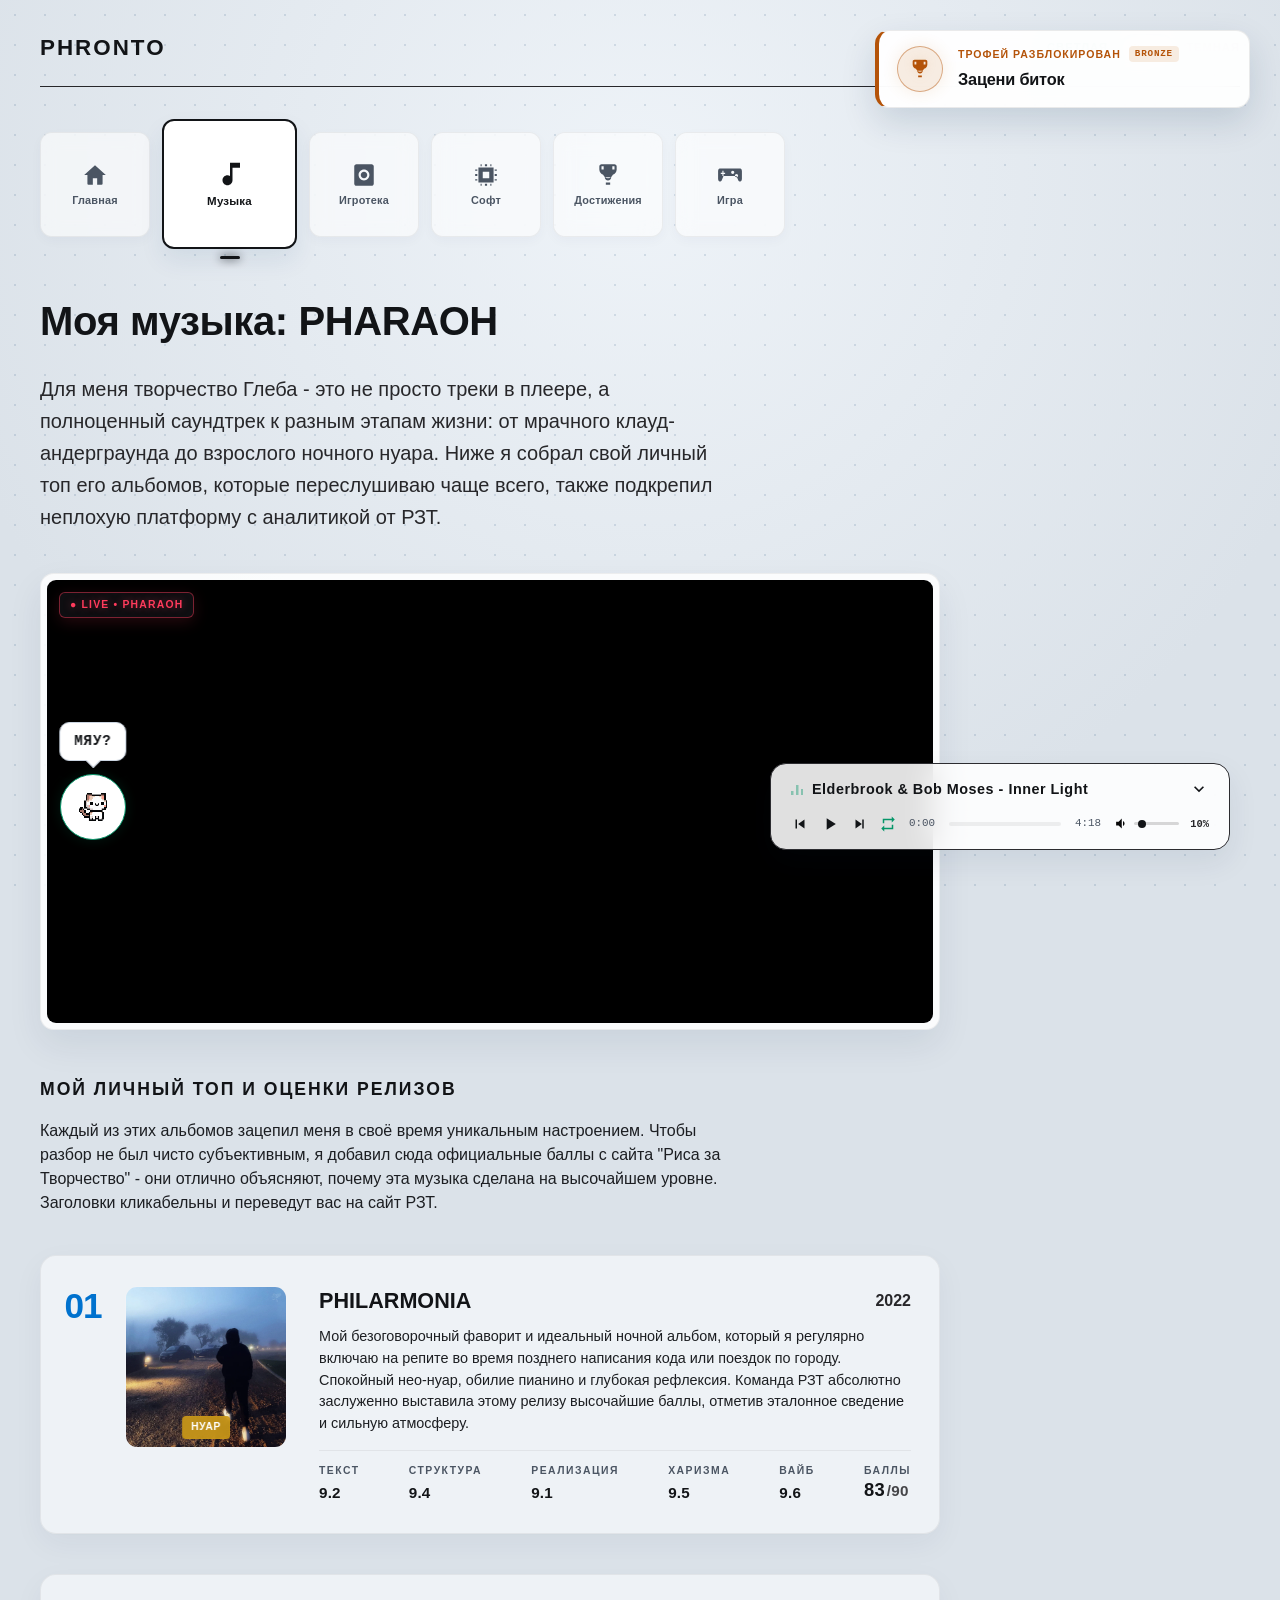
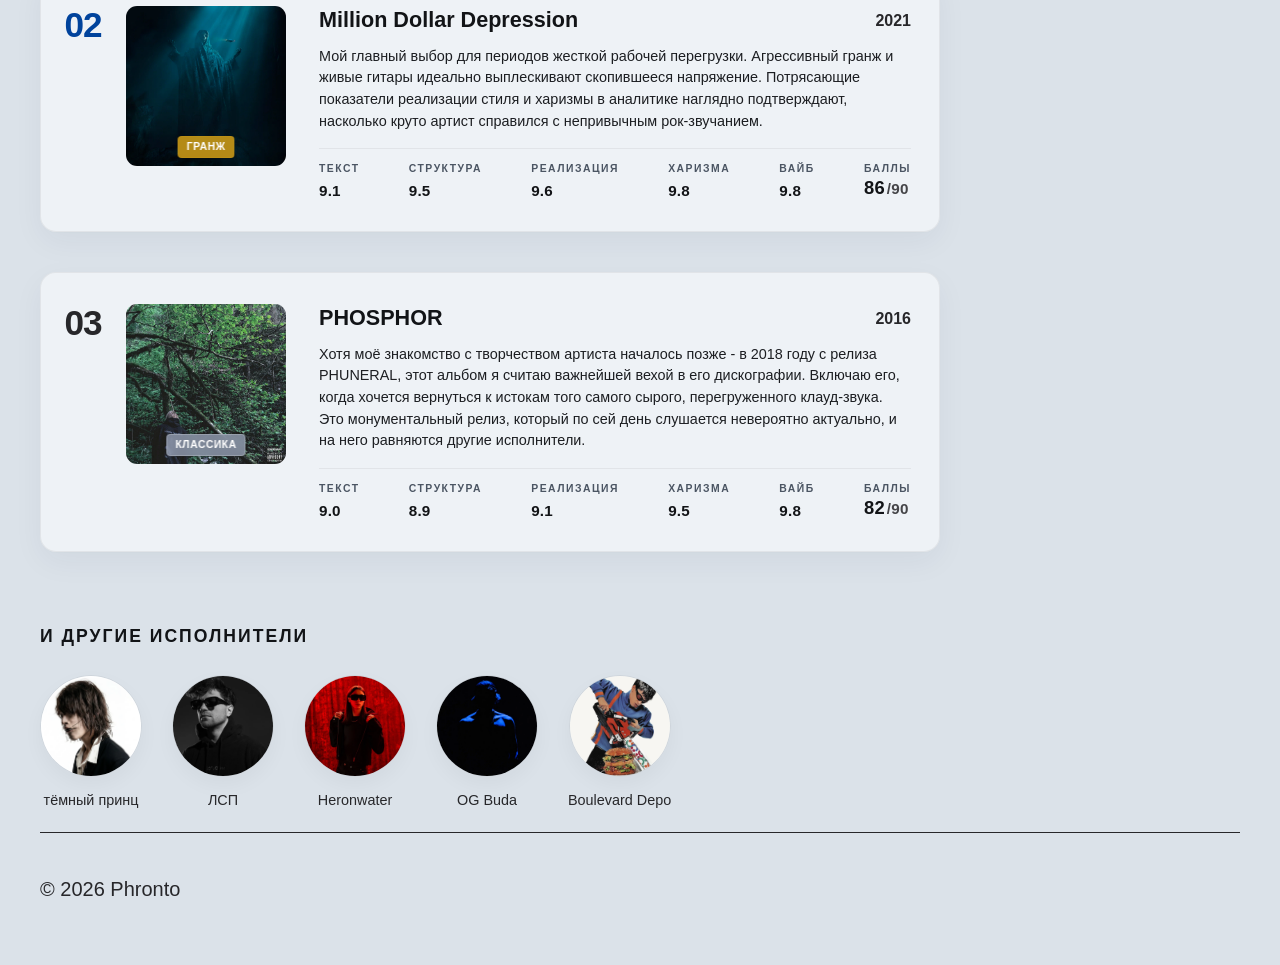
<file: music.html>
<!DOCTYPE html>
<html lang="ru">
<head>
    <meta charset="UTF-8">
    <meta name="viewport" content="width=device-width, initial-scale=1.0">
    <title>Музыка</title>
    <link rel="stylesheet" href="css/style.css">
    <script src="js/html2canvas.min.js" defer></script>
    <script src="js/theme.js" defer></script>
    <script src="js/Terminal.js" defer></script>
    <script src="js/MusicPage.js" defer></script>
    <script src="js/TrophyPage.js" defer></script>
    <script src="js/webhtml.js" defer></script>
    <script src="js/chaos.js" defer></script>
    <script src="js/player.js" defer></script>
    <script src="js/wrapped.js" defer></script>
</head>
<body>
    <script>
        if (sessionStorage.getItem('cat_chat_window_open') === 'true') document.body.classList.add('chat-restored-state');
        if (localStorage.getItem('global_player_minimized') === 'true') document.body.classList.add('player-restored-minimized');
    </script>

    <header>
        <div class="logo-row">
            <a href="index.html" class="logo">PHRONTO</a>
            <div class="theme-switch-container">
                <span class="switch-label label-light">СВЕТЛАЯ</span>
                <button class="theme-toggle-switch" id="themeToggle" aria-label="Переключить тему оформления">
                    <div class="switch-rail">
                        <div class="switch-handle">
                            <svg class="icon-sun" viewBox="0 0 24 24" fill="none" stroke="currentColor" stroke-width="2.5" stroke-linecap="round" stroke-linejoin="round"><circle cx="12" cy="12" r="4"/><path d="M12 2v2M12 20v2M4.93 4.93l1.41 1.41M17.66 17.66l1.41 1.41M2 12h2M20 12h2M6.34 17.66l-1.41 1.41M19.07 4.93l-1.41 1.41"/></svg>
                            <svg class="icon-moon" viewBox="0 0 24 24" fill="none" stroke="currentColor" stroke-width="2.5" stroke-linecap="round" stroke-linejoin="round"><path d="M12 3a6 6 0 0 0 9 9 9 9 0 1 1-9-9Z"/></svg>
                        </div>
                    </div>
                </button>
                <span class="switch-label label-dark">ТЕМНАЯ</span>
            </div>
        </div>
        <nav class="ps5-menu">
            <a href="index.html" class="ps5-tile">
                <div class="ps5-tile-content">
                    <svg viewBox="0 0 24 24" fill="currentColor">
                        <path d="M12 3L2 12h3v8a1 1 0 0 0 1 1h4v-6h4v6h4a1 1 0 0 0 1-1v-8h3L12 3z"/>
                    </svg>
                    <span>Главная</span>
                </div>
            </a>
            <a href="music.html" class="ps5-tile active">
                <div class="ps5-tile-content">
                    <svg viewBox="0 0 24 24" fill="currentColor">
                        <path d="M12 3v10.55c-.59-.34-1.27-.55-2-.55-2.21 0-4 1.79-4 4s1.79 4 4 4 4-1.79 4-4V7h6V3h-8z"/>
                    </svg>
                    <span>Музыка</span>
                </div>
            </a>
            <a href="game.html" class="ps5-tile">
                <div class="ps5-tile-content">
                    <svg viewBox="0 0 24 24" fill="currentColor">
                        <path d="M19 2H5c-1.1 0-2 .9-2 2v16c0 1.1.9 2 2 2h14c1.1 0 2-.9 2-2V4c0-1.1-.9-2-2-2zm-7 15c-2.76 0-5-2.24-5-5s2.24-5 5-5 5 2.24 5 5-2.24 5-5 5zm0-8c-1.66 0-3 1.34-3 3s1.34 3 3 3 3-1.34 3-3-1.34-3-3-3z"/>
                    </svg>
                    <span>Игротека</span>
                </div>
            </a>
            <a href="tech.html" class="ps5-tile">
                <div class="ps5-tile-content">
                    <svg viewBox="0 0 24 24" fill="currentColor">
                        <path d="M5 5h14v14H5V5zm4 4v6h6V9H9zm-5 2H2v2h2v-2zm16 0h2v2h-2v-2zm-9-9h2v2h-2V2zm0 18h2v2h-2v-2zM7 2h1v2H7V2zm9 0h1v2h-1V2zM7 20h1v2H7v-2zm9 0h1v2h-1v-2zM2 7h2v1H2V7zm0 9h2v1H2v-1zm18-9h2v1h-2V7zm0 9h2v1h-2v-1z"/>
                    </svg>
                    <span>Софт</span>
                </div>
            </a>
            <a href="trophy.html" class="ps5-tile">
                <div class="ps5-tile-content">
                    <svg viewBox="0 0 24 24" fill="currentColor">
                        <path d="M18 2H6c-1.1 0-2 .9-2 2v3c0 2.24 1.51 4.13 3.54 4.7C8.21 13.36 10 15 12 15s3.79-1.64 4.46-3.3c2.03-.57 3.54-2.46 3.54-4.7V4c0-1.1-.9-2-2-2zM6 7V4h2v3H6zm12 0h-2V4h2v3zm-6 10c-1.66 0-3-1.34-3-3h6c0 1.66-1.34 3-3 3zm2 2h-4v2h4v-2z"/>
                    </svg>
                    <span>Достижения</span>
                </div>
            </a>
            <a href="dino.html" class="ps5-tile">
                <div class="ps5-tile-content">
                    <svg viewBox="0 0 24 24" fill="currentColor">
                        <path d="M21.5 6h-19C1.67 6 1 7.12 1 8.5v7c0 1.38.67 2.5 1.5 2.5.83 0 1.66-.67 2-1.5l1.5-3.5h12l1.5 3.5c.34.83 1.17 1.5 2 1.5.83 0 1.5-1.12 1.5-2.5v-7c0-1.38-.67-2.5-1.5-2.5zm-14 5H6v2H5v-2H3.5v-1H5V8h1v2h1.5v1zM14.5 11a1.5 1.5 0 1 1 0-3 1.5 1.5 0 0 1 0 3zm3.5 3a1.5 1.5 0 1 1 0-3 1.5 1.5 0 0 1 0 3z"/>
                    </svg>
                    <span>Игра</span>
                </div>
            </a>
        </nav>
    </header>

    <main>
        <h1>Моя музыка: PHARAOH</h1>
        <p>Для меня творчество Глеба - это не просто треки в плеере, а полноценный саундтрек к разным этапам жизни: от мрачного клауд-андерграунда до взрослого ночного нуара. Ниже я собрал свой личный топ его альбомов, которые переслушиваю чаще всего, также подкрепил неплохую платформу с аналитикой от РЗТ.</p>

        <div class="artist-video-wrapper">
            <video id="artistVideo" src="video/pharaoh_live.mp4" autoplay muted loop playsinline class="ps5-native-video"></video>
        </div>

        <div class="music-section-divider">
            <h2>Мой личный топ и оценки релизов</h2>
            <p>Каждый из этих альбомов зацепил меня в своё время уникальным настроением. Чтобы разбор не был чисто субъективным, я добавил сюда официальные баллы с сайта "Риса за Творчество" - они отлично объясняют, почему эта музыка сделана на высочайшем уровне. Заголовки кликабельны и переведут вас на сайт РЗТ.</p>
        </div>

        <div class="rzt-albums-container">
            <div class="ps5-card rzt-album-card">
                <div class="rzt-rank-number rank-1">01</div>
                <div class="rzt-cover-box">
                    <img src="img/MusicPage/PHILARMONIA.webp" alt="PHILARMONIA">
                    <div class="rzt-badge badge-gold">Нуар</div>
                </div>
                <div class="rzt-info-box">
                    <div class="rzt-title-row">
                        <div class="rzt-title-group">
                            <a href="https://risazatvorchestvo.com" target="_blank" class="rzt-clickable-title" title="Посмотреть разбор на РЗТ">
                                PHILARMONIA
                            </a>
                        </div>
                        <span class="rzt-year">2022</span>
                    </div>
                    <div class="card-content">
                        Мой безоговорочный фаворит и идеальный ночной альбом, который я регулярно включаю на репите во время позднего написания кода или поездок по городу. Спокойный нео-нуар, обилие пианино и глубокая рефлексия. Команда РЗТ абсолютно заслуженно выставила этому релизу высочайшие баллы, отметив эталонное сведение и сильную атмосферу.
                    </div>
                    <div class="rzt-stats-row">
                        <div class="rzt-stat"><span>Текст</span><strong>9.2</strong></div>
                        <div class="rzt-stat"><span>Структура</span><strong>9.4</strong></div>
                        <div class="rzt-stat"><span>Реализация</span><strong>9.1</strong></div>
                        <div class="rzt-stat"><span>Харизма</span><strong>9.5</strong></div>
                        <div class="rzt-stat"><span>Вайб</span><strong>9.6</strong></div>
                        <div class="rzt-stat total-score"><span>Баллы</span><strong>83<small>/90</small></strong></div>
                    </div>
                </div>
            </div>

            <div class="ps5-card rzt-album-card">
                <div class="rzt-rank-number rank-2">02</div>
                <div class="rzt-cover-box">
                    <img src="img/MusicPage/MDD.webp" alt="MDD">
                    <div class="rzt-badge badge-gold">Гранж</div>
                </div>
                <div class="rzt-info-box">
                    <div class="rzt-title-row">
                        <div class="rzt-title-group">
                            <a href="https://risazatvorchestvo.com" target="_blank" class="rzt-clickable-title" title="Посмотреть разбор на РЗТ">
                                Million Dollar Depression
                            </a>
                        </div>
                        <span class="rzt-year">2021</span>
                    </div>
                    <div class="card-content">
                        Мой главный выбор для периодов жесткой рабочей перегрузки. Агрессивный гранж и живые гитары идеально выплескивают скопившееся напряжение. Потрясающие показатели реализации стиля и харизмы в аналитике наглядно подтверждают, насколько круто артист справился с непривычным рок-звучанием.
                    </div>
                    <div class="rzt-stats-row">
                        <div class="rzt-stat"><span>Текст</span><strong>9.1</strong></div>
                        <div class="rzt-stat"><span>Структура</span><strong>9.5</strong></div>
                        <div class="rzt-stat"><span>Реализация</span><strong>9.6</strong></div>
                        <div class="rzt-stat"><span>Харизма</span><strong>9.8</strong></div>
                        <div class="rzt-stat"><span>Вайб</span><strong>9.8</strong></div>
                        <div class="rzt-stat total-score"><span>Баллы</span><strong>86<small>/90</small></strong></div>
                    </div>
                </div>
            </div>

            <div class="ps5-card rzt-album-card">
                <div class="rzt-rank-number rank-3">03</div>
                <div class="rzt-cover-box">
                    <img src="img/MusicPage/PHOSPHOR.webp" alt="PHOSPHOR">
                    <div class="rzt-badge badge-platinum">Классика</div>
                </div>
                <div class="rzt-info-box">
                    <div class="rzt-title-row">
                        <div class="rzt-title-group">
                            <a href="https://risazatvorchestvo.com" target="_blank" class="rzt-clickable-title" title="Посмотреть разбор на РЗТ">
                                PHOSPHOR
                            </a>
                        </div>
                        <span class="rzt-year">2016</span>
                    </div>
                    <div class="card-content">
                        Хотя моё знакомство с творчеством артиста началось позже - в 2018 году с релиза PHUNERAL, этот альбом я считаю важнейшей вехой в его дискографии. Включаю его, когда хочется вернуться к истокам того самого сырого, перегруженного клауд-звука. Это монументальный релиз, который по сей день слушается невероятно актуально, и на него равняются другие исполнители.
                    </div>
                    <div class="rzt-stats-row">
                        <div class="rzt-stat"><span>Текст</span><strong>9.0</strong></div>
                        <div class="rzt-stat"><span>Структура</span><strong>8.9</strong></div>
                        <div class="rzt-stat"><span>Реализация</span><strong>9.1</strong></div>
                        <div class="rzt-stat"><span>Харизма</span><strong>9.5</strong></div>
                        <div class="rzt-stat"><span>Вайб</span><strong>9.8</strong></div>
                        <div class="rzt-stat total-score"><span>Баллы</span><strong>82<small>/90</small></strong></div>
                    </div>
                </div>
            </div>
        </div>

        <div class="rzt-artists-collage-section">
            <h2 class="collage-title">и другие исполнители</h2>
            <div class="artists-collage-row">
                <a href="https://risazatvorchestvo.com" target="_blank" class="artist-collage-item">
                    <div class="artist-avatar-box">
                        <img src="img/MusicPage/darkprince.png" alt="Исполнитель 1">
                    </div>
                    <span>тёмный принц</span>
                </a>
                <a href="https://risazatvorchestvo.com" target="_blank" class="artist-collage-item">
                    <div class="artist-avatar-box">
                        <img src="img/MusicPage/lsp.webp" alt="Исполнитель 2">
                    </div>
                    <span>ЛСП</span>
                </a>
                <a href="https://risazatvorchestvo.com" target="_blank" class="artist-collage-item">
                    <div class="artist-avatar-box">
                        <img src="img/MusicPage/heronwater.webp" alt="Исполнитель 3">
                    </div>
                    <span>Heronwater</span>
                </a>
                <a href="https://risazatvorchestvo.com" target="_blank" class="artist-collage-item">
                    <div class="artist-avatar-box">
                        <img src="img/MusicPage/ogbuda.webp" alt="Исполнитель 4">
                    </div>
                    <span>OG Buda</span>
                </a>
                <a href="https://risazatvorchestvo.com" target="_blank" class="artist-collage-item">
                    <div class="artist-avatar-box">
                        <img src="img/MusicPage/boulevarddepo.webp" alt="Исполнитель 5">
                    </div>
                    <span>Boulevard Depo</span>
                </a>
            </div>
        </div>
    </main>

    <footer>
        <p>&copy; 2026 Phronto</p>
    </footer>

    <script>localStorage.setItem('visited_music', 'true');</script>

    <div class="ps5-persistent-player">
        <audio id="globalAudio" src="sound/music/InnerLight.mp3" loop></audio>
        <div class="player-row-title">
            <span class="track-title" id="playerTrackTitle">Elderbrook & Bob Moses - Inner Light</span>
            <button class="player-min-btn" id="playerMinimizeBtn" title="Свернуть плеер">
                <svg viewBox="0 0 24 24"><path d="M16.59 8.59L12 13.17 7.41 8.59 6 10l6 6 6-6z"/></svg>
            </button>
        </div>
        <div class="player-row-bottom-bar">
            <div class="player-controls-group">
                <button class="player-ctrl-btn" id="playerPrevBtn" title="В начало трека / Предыдущий">
                    <svg viewBox="0 0 24 24"><path d="M6 6h2v12H6zm3.5 6l8.5 6V6z"/></svg>
                </button>
                <button class="player-ctrl-btn main-play-trigger" id="globalPlayerBtn" title="Воспроизведение / Пауза">
                    <svg class="icon-play" viewBox="0 0 24 24" id="playerPlayIcon"><path d="M8 5v14l11-7z"/></svg>
                    <svg class="icon-pause" viewBox="0 0 24 24" id="playerPauseIcon" style="display:none;"><path d="M6 19h4V5H6v14zm8-14v14h4V5h-4z"/></svg>
                </button>
                <button class="player-ctrl-btn" id="playerNextBtn" title="Следующий трек">
                    <svg viewBox="0 0 24 24"><path d="M6 18l8.5-6L6 6zm9-12v12h2V6z"/></svg>
                </button>
                <button class="player-ctrl-btn" id="playerLoopBtn" title="Зациклить плейлист (выкл.)" style="opacity: 0.45;">
                    <svg viewBox="0 0 24 24"><path d="M7 7h10v3l4-4-4-4v3H5v6h2V7zm10 10H7v-3l-4 4 4 4v-3h12v-6h-2v4z"/></svg>
                </button>
            </div>
            <span class="time-stamp digit-current" id="playerCurrentTime">0:00</span>
            <div class="progress-bar-container" id="progressBarContainer">
                <div class="progress-bar-fill" id="progressBarFill"></div>
                <div class="progress-bar-handle" id="progressBarHandle"></div>
            </div>
            <span class="time-stamp digit-duration" id="playerDurationTime">0:00</span>
            <div class="player-volume-zone">
                <span class="volume-icon" id="playerVolumeIcon">🔊</span>
                <input type="range" class="volume-slider" id="playerVolume" min="0" max="1" step="0.01" value="0.5">
                <span class="volume-percent-text" id="playerVolumePercent">50%</span>
            </div>
        </div>
    </div>

    <button class="ps5-mobile-player-trigger" id="playerMaximizeBtn" title="Развернуть плеер">
        <svg viewBox="0 0 24 24"><path d="M12 3v10.55c-.59-.34-1.27-.55-2-.55-2.21 0-4 1.79-4 4s1.79 4 4 4 4-1.79 4-4V7h4V3h-6z"/></svg>
    </button>

    <div id="catChatWidget" class="cat-chat-widget">
        <div id="catChatTrigger" class="cat-chat-trigger">
            <div id="catChatTeaser" class="cat-chat-teaser">Мяу?</div>
            <img src="img/GameImage/cat.png" alt="Чат" class="cat-trigger-icon">
            <div class="chat-pulse-glow"></div>
        </div>
        <div id="catChatWindow" class="cat-chat-window">
            <div class="chat-window-header">
                <div class="chat-header-avatar">
                    <img src="img/GameImage/cat.png" alt="Кото-ИИ">
                    <span class="chat-online-status"></span>
                </div>
                <div class="chat-header-info">
                    <h4>Котик</h4>
                    <span class="chat-version">Активен</span>
                </div>
                <button id="chatCloseBtn" class="chat-close-x">&times;</button>
            </div>
            <div class="chat-window-body">
                <div id="chatMessagesStack" class="chat-messages-stack">
                    <div id="catTypingStatus" class="cat-msg-bubble system-typing">
                        <span class="typing-dot"></span><span class="typing-dot"></span><span class="typing-dot"></span>
                    </div>
                </div>
            </div>
            <div class="chat-window-footer">
                <button id="catPetBtn" class="chat-reply-btn" style="display: none;">Погладить котика</button>
            </div>
        </div>
    </div>
</body>
</html>
</file>
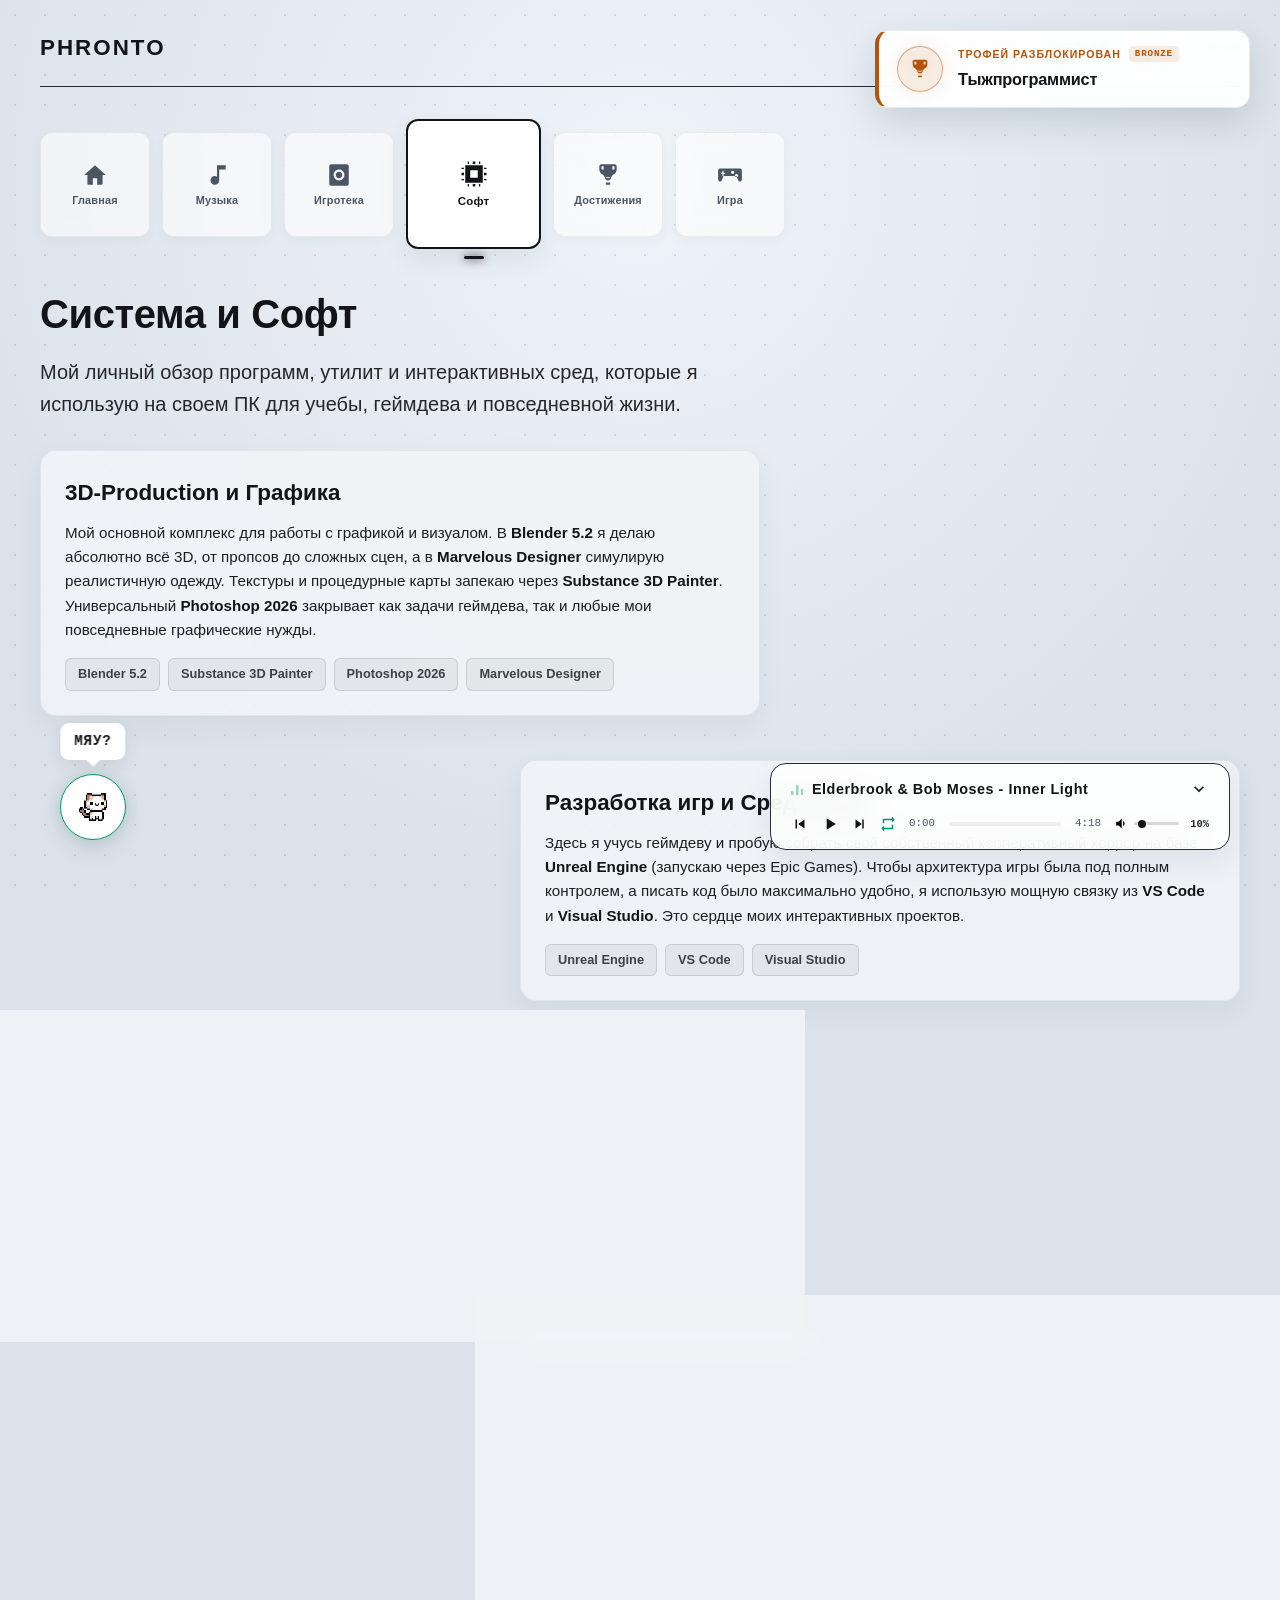
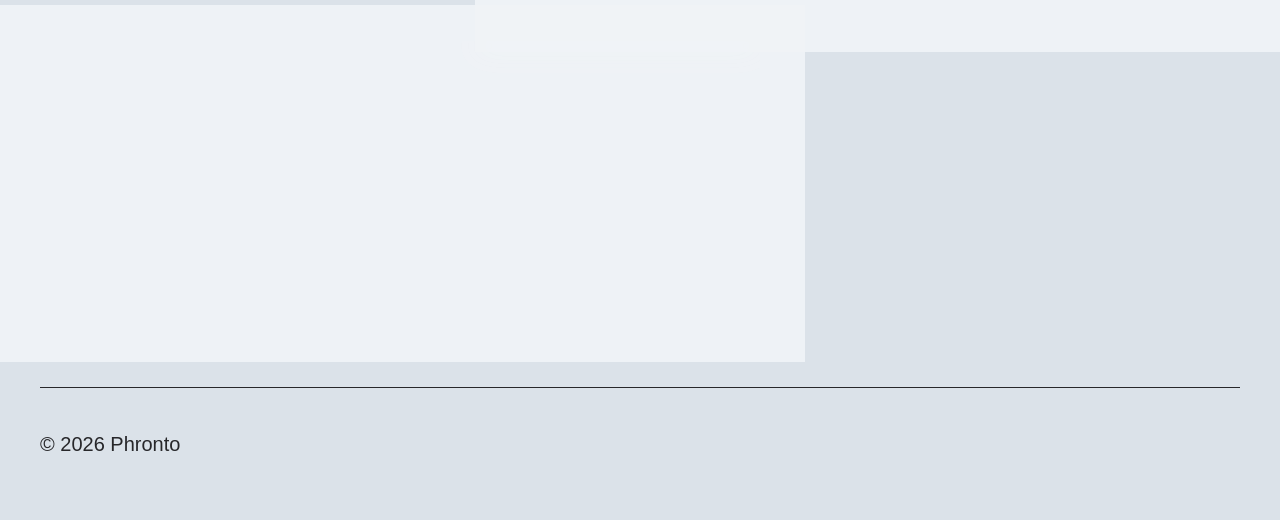
<file: tech.html>
<!DOCTYPE html>
<html lang="ru">
<head>
    <meta charset="UTF-8">
    <meta name="viewport" content="width=device-width, initial-scale=1.0">
    <title>Софт</title>
    <link rel="stylesheet" href="css/style.css">
    <script src="js/html2canvas.min.js" defer></script>
    <script src="js/theme.js" defer></script>
    <script src="js/Terminal.js" defer></script>
    <script src="js/TrophyPage.js" defer></script>
    <script src="js/webhtml.js" defer></script>
    <script src="js/chaos.js" defer></script>
    <script src="js/player.js" defer></script>
    <script src="js/wrapped.js" defer></script>
</head>
<body>
    <script>
        if (sessionStorage.getItem('cat_chat_window_open') === 'true') document.body.classList.add('chat-restored-state');
        if (localStorage.getItem('global_player_minimized') === 'true') document.body.classList.add('player-restored-minimized');
    </script>

    <header>
        <div class="logo-row">
            <a href="index.html" class="logo">PHRONTO</a>
            <div class="theme-switch-container">
                <span class="switch-label label-light">СВЕТЛАЯ</span>
                <button class="theme-toggle-switch" id="themeToggle" aria-label="Переключить тему оформления">
                    <div class="switch-rail">
                        <div class="switch-handle">
                            <svg class="icon-sun" viewBox="0 0 24 24" fill="none" stroke="currentColor" stroke-width="2.5" stroke-linecap="round" stroke-linejoin="round"><circle cx="12" cy="12" r="4"/><path d="M12 2v2M12 20v2M4.93 4.93l1.41 1.41M17.66 17.66l1.41 1.41M2 12h2M20 12h2M6.34 17.66l-1.41 1.41M19.07 4.93l-1.41 1.41"/></svg>
                            <svg class="icon-moon" viewBox="0 0 24 24" fill="none" stroke="currentColor" stroke-width="2.5" stroke-linecap="round" stroke-linejoin="round"><path d="M12 3a6 6 0 0 0 9 9 9 9 0 1 1-9-9Z"/></svg>
                        </div>
                    </div>
                </button>
                <span class="switch-label label-dark">ТЕМНАЯ</span>
            </div>
        </div>
        <nav class="ps5-menu">
            <a href="index.html" class="ps5-tile">
                <div class="ps5-tile-content">
                    <svg viewBox="0 0 24 24" fill="currentColor">
                        <path d="M12 3L2 12h3v8a1 1 0 0 0 1 1h4v-6h4v6h4a1 1 0 0 0 1-1v-8h3L12 3z"/>
                    </svg>
                    <span>Главная</span>
                </div>
            </a>
            <a href="music.html" class="ps5-tile">
                <div class="ps5-tile-content">
                    <svg viewBox="0 0 24 24" fill="currentColor">
                        <path d="M12 3v10.55c-.59-.34-1.27-.55-2-.55-2.21 0-4 1.79-4 4s1.79 4 4 4 4-1.79 4-4V7h6V3h-8z"/>
                    </svg>
                    <span>Музыка</span>
                </div>
            </a>
            <a href="game.html" class="ps5-tile">
                <div class="ps5-tile-content">
                    <svg viewBox="0 0 24 24" fill="currentColor">
                        <path d="M19 2H5c-1.1 0-2 .9-2 2v16c0 1.1.9 2 2 2h14c1.1 0 2-.9 2-2V4c0-1.1-.9-2-2-2zm-7 15c-2.76 0-5-2.24-5-5s2.24-5 5-5 5 2.24 5 5-2.24 5-5 5zm0-8c-1.66 0-3 1.34-3 3s1.34 3 3 3 3-1.34 3-3-1.34-3-3-3z"/>
                    </svg>
                    <span>Игротека</span>
                </div>
            </a>
            <a href="tech.html" class="ps5-tile active">
                <div class="ps5-tile-content">
                    <svg viewBox="0 0 24 24" fill="currentColor">
                        <path d="M5 5h14v14H5V5zm4 4v6h6V9H9zm-5 2H2v2h2v-2zm16 0h2v2h-2v-2zm-9-9h2v2h-2V2zm0 18h2v2h-2v-2zM7 2h1v2H7V2zm9 0h1v2h-1V2zM7 20h1v2H7v-2zm9 0h1v2h-1v-2zM2 7h2v1H2V7zm0 9h2v1H2v-1zm18-9h2v1h-2V7zm0 9h2v1h-2v-1z"/>
                    </svg>
                    <span>Софт</span>
                </div>
            </a>
            <a href="trophy.html" class="ps5-tile">
                <div class="ps5-tile-content">
                    <svg viewBox="0 0 24 24" fill="currentColor">
                        <path d="M18 2H6c-1.1 0-2 .9-2 2v3c0 2.24 1.51 4.13 3.54 4.7C8.21 13.36 10 15 12 15s3.79-1.64 4.46-3.3c2.03-.57 3.54-2.46 3.54-4.7V4c0-1.1-.9-2-2-2zM6 7V4h2v3H6zm12 0h-2V4h2v3zm-6 10c-1.66 0-3-1.34-3-3h6c0 1.66-1.34 3-3 3zm2 2h-4v2h4v-2z"/>
                    </svg>
                    <span>Достижения</span>
                </div>
            </a>
            <a href="dino.html" class="ps5-tile">
                <div class="ps5-tile-content">
                    <svg viewBox="0 0 24 24" fill="currentColor">
                        <path d="M21.5 6h-19C1.67 6 1 7.12 1 8.5v7c0 1.38.67 2.5 1.5 2.5.83 0 1.66-.67 2-1.5l1.5-3.5h12l1.5 3.5c.34.83 1.17 1.5 2 1.5.83 0 1.5-1.12 1.5-2.5v-7c0-1.38-.67-2.5-1.5-2.5zm-14 5H6v2H5v-2H3.5v-1H5V8h1v2h1.5v1zM14.5 11a1.5 1.5 0 1 1 0-3 1.5 1.5 0 0 1 0 3zm3.5 3a1.5 1.5 0 1 1 0-3 1.5 1.5 0 0 1 0 3z"/>
                    </svg>
                    <span>Игра</span>
                </div>
            </a>
        </nav>
    </header>

    <main class="pipeline-container">
        <div class="pipeline-intro">
            <h1>Система и Софт</h1>
            <p>Мой личный обзор программ, утилит и интерактивных сред, которые я использую на своем ПК для учебы, геймдева и повседневной жизни.</p>
        </div>

        <div class="pipeline-flow">
            <div class="ps5-card pipeline-step">
                <div class="step-content">
                    <h2 class="step-title">3D-Production и Графика</h2>
                    <p class="step-text">Мой основной комплекс для работы с графикой и визуалом. В <strong>Blender 5.2</strong> я делаю абсолютно всё 3D, от пропсов до сложных сцен, а в <strong>Marvelous Designer</strong> симулирую реалистичную одежду. Текстуры и процедурные карты запекаю через <strong>Substance 3D Painter</strong>. Универсальный <strong>Photoshop 2026</strong> закрывает как задачи геймдева, так и любые мои повседневные графические нужды.</p>
                    <div class="step-apps">
                        <span class="app-tag">Blender 5.2</span>
                        <span class="app-tag">Substance 3D Painter</span>
                        <span class="app-tag">Photoshop 2026</span>
                        <span class="app-tag">Marvelous Designer</span>
                    </div>
                </div>
            </div>

            <div class="ps5-card pipeline-step">
                <div class="step-content">
                    <h2 class="step-title">Разработка игр и Среда кода</h2>
                    <p class="step-text">Здесь я учусь геймдеву и пробую собрать свой собственный кооперативный хоррор на базе <strong>Unreal Engine</strong> (запускаю через Epic Games). Чтобы архитектура игры была под полным контролем, а писать код было максимально удобно, я использую мощную связку из <strong>VS Code</strong> и <strong>Visual Studio</strong>. Это сердце моих интерактивных проектов.</p>
                    <div class="step-apps">
                        <span class="app-tag">Unreal Engine</span>
                        <span class="app-tag">VS Code</span>
                        <span class="app-tag">Visual Studio</span>
                    </div>
                </div>
            </div>

            <div class="ps5-card pipeline-step">
                <div class="step-content">
                    <h2 class="step-title">Контроль железа, Периферия и Звук</h2>
                    <p class="step-text">Инструменты для настройки и калибровки моего ПК. Через <strong>NVIDIA App</strong> я обновляю драйверы видеокарты, а в <strong>MSI Center</strong> контролирую материнскую плату. <strong>Razer Synapse</strong> отвечает за точную работу моих мышки и клавиатуры. За звук в наушниках и чистую запись микрофона отвечает внешняя звуковая карта с софтом <strong>Focusrite</strong>.</p>
                    <div class="step-apps">
                        <span class="app-tag">NVIDIA App</span>
                        <span class="app-tag">Razer Synapse</span>
                        <span class="app-tag">MSI Center</span>
                        <span class="app-tag">Focusrite Control</span>
                    </div>
                </div>
            </div>

            <div class="ps5-card pipeline-step">
                <div class="step-content">
                    <h2 class="step-title">Сеть, Безопасность и Утилиты</h2>
                    <p class="step-text">Софт для защиты и полной свободы в сети. С помощью <strong>Sandboxie</strong> я запускаю файлы в изолированной песочнице или открываю игры в два окна. Связка из <strong>AmneziaVPN</strong> и кастомных <strong>DNS-батников</strong> необходима мне для моментального восстановления стабильного доступа ко всему интернету. Для работы с документами и книгами использую классический <strong>Acrobat</strong>.</p>
                    <div class="step-apps">
                        <span class="app-tag">Sandboxie</span>
                        <span class="app-tag">AmneziaVPN</span>
                        <span class="app-tag">DNS Bat-Scripts</span>
                        <span class="app-tag">Adobe Acrobat</span>
                    </div>
                </div>
            </div>

            <div class="ps5-card pipeline-step">
                <div class="step-content">
                    <h2 class="step-title">Повседневный софт и Отдых</h2>
                    <p class="step-text">Программы на каждый день. Мой основной браузер - <strong>Google Chrome</strong> (хотя тот же <strong>Firefox</strong> тоже считаю крутым альтернативным решением). Для беспроводного обмена файлами между телефоном, ПК и телевизором незаменим <strong>LocalSend</strong>. За общение отвечают мессенджеры <strong>Discord</strong> и <strong>Telegram</strong>, а для расслабления и кооперативных сессий с друзьями я открываю <strong>Steam</strong>.</p>
                    <div class="step-apps">
                        <span class="app-tag">Google Chrome</span>
                        <span class="app-tag">LocalSend</span>
                        <span class="app-tag">Steam</span>
                        <span class="app-tag">Discord / Telegram</span>
                    </div>
                </div>
            </div>
        </div>
    </main>

    <footer>
        <p>&copy; 2026 Phronto</p>
    </footer>

    <script>localStorage.setItem('visited_tech', 'true');</script>

    <div class="ps5-persistent-player">
        <audio id="globalAudio" src="sound/music/InnerLight.mp3" loop></audio>
        <div class="player-row-title">
            <span class="track-title" id="playerTrackTitle">Elderbrook & Bob Moses - Inner Light</span>
            <button class="player-min-btn" id="playerMinimizeBtn" title="Свернуть плеер">
                <svg viewBox="0 0 24 24"><path d="M16.59 8.59L12 13.17 7.41 8.59 6 10l6 6 6-6z"/></svg>
            </button>
        </div>
        <div class="player-row-bottom-bar">
            <div class="player-controls-group">
                <button class="player-ctrl-btn" id="playerPrevBtn" title="В начало трека / Предыдущий">
                    <svg viewBox="0 0 24 24"><path d="M6 6h2v12H6zm3.5 6l8.5 6V6z"/></svg>
                </button>
                <button class="player-ctrl-btn main-play-trigger" id="globalPlayerBtn" title="Воспроизведение / Пауза">
                    <svg class="icon-play" viewBox="0 0 24 24" id="playerPlayIcon"><path d="M8 5v14l11-7z"/></svg>
                    <svg class="icon-pause" viewBox="0 0 24 24" id="playerPauseIcon" style="display:none;"><path d="M6 19h4V5H6v14zm8-14v14h4V5h-4z"/></svg>
                </button>
                <button class="player-ctrl-btn" id="playerNextBtn" title="Следующий трек">
                    <svg viewBox="0 0 24 24"><path d="M6 18l8.5-6L6 6zm9-12v12h2V6z"/></svg>
                </button>
                <button class="player-ctrl-btn" id="playerLoopBtn" title="Зациклить плейлист (выкл.)" style="opacity: 0.45;">
                    <svg viewBox="0 0 24 24"><path d="M7 7h10v3l4-4-4-4v3H5v6h2V7zm10 10H7v-3l-4 4 4 4v-3h12v-6h-2v4z"/></svg>
                </button>
            </div>
            <span class="time-stamp digit-current" id="playerCurrentTime">0:00</span>
            <div class="progress-bar-container" id="progressBarContainer">
                <div class="progress-bar-fill" id="progressBarFill"></div>
                <div class="progress-bar-handle" id="progressBarHandle"></div>
            </div>
            <span class="time-stamp digit-duration" id="playerDurationTime">0:00</span>
            <div class="player-volume-zone">
                <span class="volume-icon" id="playerVolumeIcon">🔊</span>
                <input type="range" class="volume-slider" id="playerVolume" min="0" max="1" step="0.01" value="0.5">
                <span class="volume-percent-text" id="playerVolumePercent">50%</span>
            </div>
        </div>
    </div>

    <button class="ps5-mobile-player-trigger" id="playerMaximizeBtn" title="Развернуть плеер">
        <svg viewBox="0 0 24 24"><path d="M12 3v10.55c-.59-.34-1.27-.55-2-.55-2.21 0-4 1.79-4 4s1.79 4 4 4 4-1.79 4-4V7h4V3h-6z"/></svg>
    </button>

    <div id="catChatWidget" class="cat-chat-widget">
        <div id="catChatTrigger" class="cat-chat-trigger">
            <div id="catChatTeaser" class="cat-chat-teaser">Мяу?</div>
            <img src="img/GameImage/cat.png" alt="Чат" class="cat-trigger-icon">
            <div class="chat-pulse-glow"></div>
        </div>
        <div id="catChatWindow" class="cat-chat-window">
            <div class="chat-window-header">
                <div class="chat-header-avatar">
                    <img src="img/GameImage/cat.png" alt="Кото-ИИ">
                    <span class="chat-online-status"></span>
                </div>
                <div class="chat-header-info">
                    <h4>Котик</h4>
                    <span class="chat-version">Активен</span>
                </div>
                <button id="chatCloseBtn" class="chat-close-x">&times;</button>
            </div>
            <div class="chat-window-body">
                <div id="chatMessagesStack" class="chat-messages-stack">
                    <div id="catTypingStatus" class="cat-msg-bubble system-typing">
                        <span class="typing-dot"></span><span class="typing-dot"></span><span class="typing-dot"></span>
                    </div>
                </div>
            </div>
            <div class="chat-window-footer">
                <button id="catPetBtn" class="chat-reply-btn" style="display: none;">Погладить котика</button>
            </div>
        </div>
    </div>
</body>
</html>
</file>
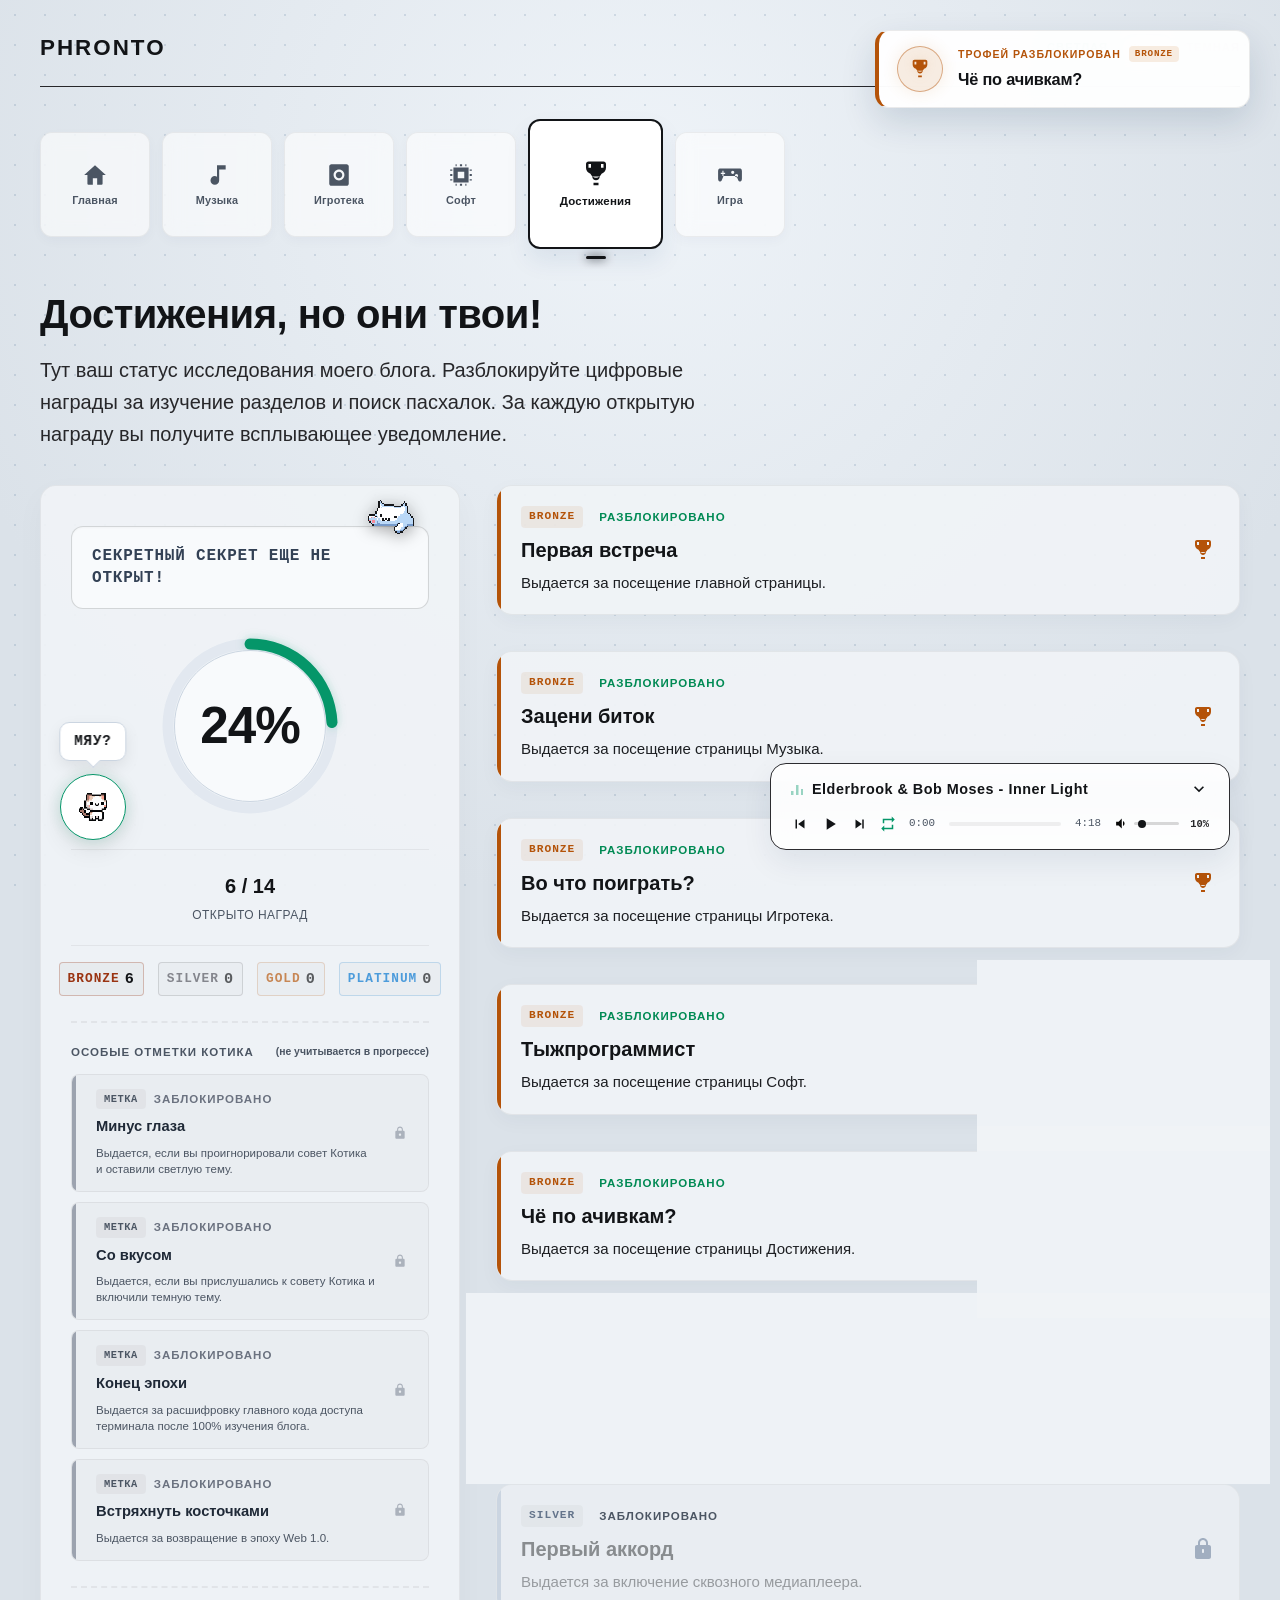
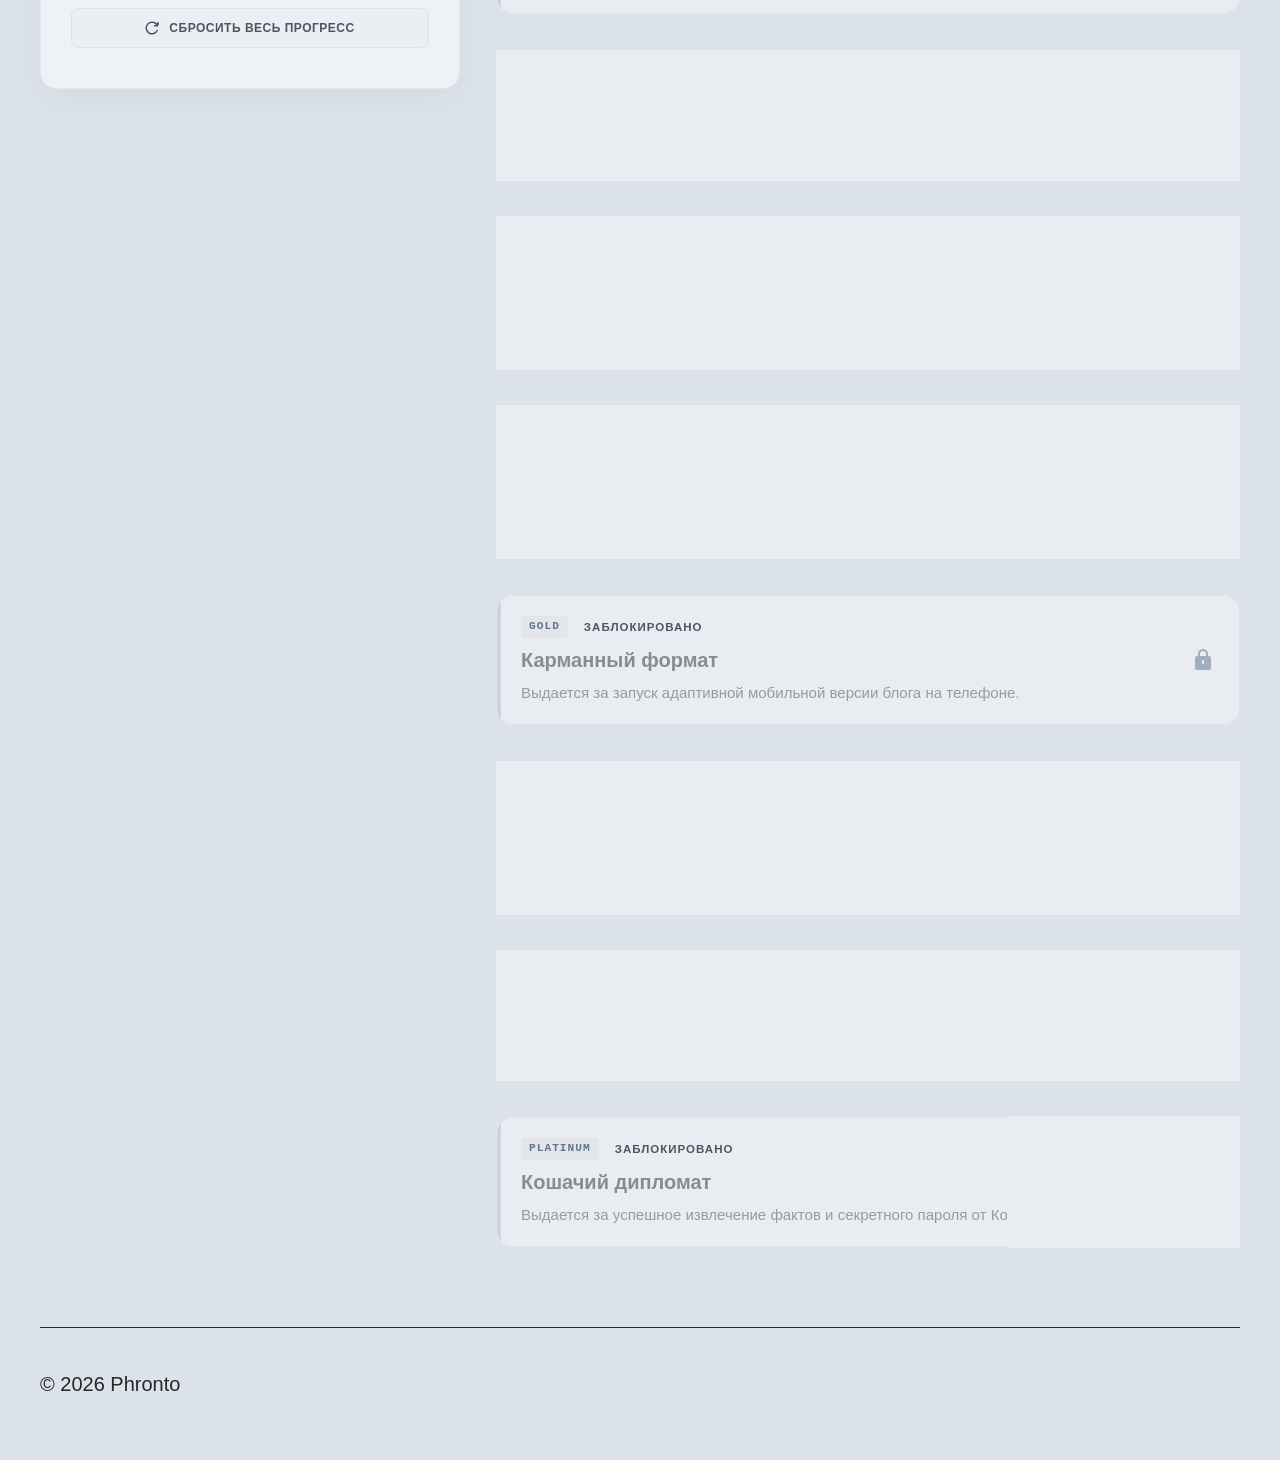
<file: trophy.html>
<!DOCTYPE html>
<html lang="ru">
<head>
    <meta charset="UTF-8">
    <meta name="viewport" content="width=device-width, initial-scale=1.0">
    <title>Достижения</title>
    <link rel="stylesheet" href="css/style.css">
    <script src="js/html2canvas.min.js" defer></script>
    <script src="js/theme.js" defer></script>
    <script src="js/Terminal.js" defer></script>
    <script src="js/TrophyPage.js" defer></script>
    <script src="js/webhtml.js" defer></script>
    <script src="js/chaos.js" defer></script>
    <script src="js/player.js" defer></script>
    <script src="js/wrapped.js" defer></script>
</head>
<body>
    <script>
        if (sessionStorage.getItem('cat_chat_window_open') === 'true') document.body.classList.add('chat-restored-state');
        if (localStorage.getItem('global_player_minimized') === 'true') document.body.classList.add('player-restored-minimized');
    </script>

    <header>
        <div class="logo-row">
            <a href="index.html" class="logo">PHRONTO</a>
            <div class="theme-switch-container">
                <span class="switch-label label-light">СВЕТЛАЯ</span>
                <button class="theme-toggle-switch" id="themeToggle" aria-label="Переключить тему оформления">
                    <div class="switch-rail">
                        <div class="switch-handle">
                            <svg class="icon-sun" viewBox="0 0 24 24" fill="none" stroke="currentColor" stroke-width="2.5" stroke-linecap="round" stroke-linejoin="round"><circle cx="12" cy="12" r="4"/><path d="M12 2v2M12 20v2M4.93 4.93l1.41 1.41M17.66 17.66l1.41 1.41M2 12h2M20 12h2M6.34 17.66l-1.41 1.41M19.07 4.93l-1.41 1.41"/></svg>
                            <svg class="icon-moon" viewBox="0 0 24 24" fill="none" stroke="currentColor" stroke-width="2.5" stroke-linecap="round" stroke-linejoin="round"><path d="M12 3a6 6 0 0 0 9 9 9 9 0 1 1-9-9Z"/></svg>
                        </div>
                    </div>
                </button>
                <span class="switch-label label-dark">ТЕМНАЯ</span>
            </div>
        </div>
        <nav class="ps5-menu">
            <a href="index.html" class="ps5-tile">
                <div class="ps5-tile-content">
                    <svg viewBox="0 0 24 24" fill="currentColor">
                        <path d="M12 3L2 12h3v8a1 1 0 0 0 1 1h4v-6h4v6h4a1 1 0 0 0 1-1v-8h3L12 3z"/>
                    </svg>
                    <span>Главная</span>
                </div>
            </a>
            <a href="music.html" class="ps5-tile">
                <div class="ps5-tile-content">
                    <svg viewBox="0 0 24 24" fill="currentColor">
                        <path d="M12 3v10.55c-.59-.34-1.27-.55-2-.55-2.21 0-4 1.79-4 4s1.79 4 4 4 4-1.79 4-4V7h6V3h-8z"/>
                    </svg>
                    <span>Музыка</span>
                </div>
            </a>
            <a href="game.html" class="ps5-tile">
                <div class="ps5-tile-content">
                    <svg viewBox="0 0 24 24" fill="currentColor">
                        <path d="M19 2H5c-1.1 0-2 .9-2 2v16c0 1.1.9 2 2 2h14c1.1 0 2-.9 2-2V4c0-1.1-.9-2-2-2zm-7 15c-2.76 0-5-2.24-5-5s2.24-5 5-5 5 2.24 5 5-2.24 5-5 5zm0-8c-1.66 0-3 1.34-3 3s1.34 3 3 3 3-1.34 3-3-1.34-3-3-3z"/>
                    </svg>
                    <span>Игротека</span>
                </div>
            </a>
            <a href="tech.html" class="ps5-tile">
                <div class="ps5-tile-content">
                    <svg viewBox="0 0 24 24" fill="currentColor">
                        <path d="M5 5h14v14H5V5zm4 4v6h6V9H9zm-5 2H2v2h2v-2zm16 0h2v2h-2v-2zm-9-9h2v2h-2V2zm0 18h2v2h-2v-2zM7 2h1v2H7V2zm9 0h1v2h-1V2zM7 20h1v2H7v-2zm9 0h1v2h-1v-2zM2 7h2v1H2V7zm0 9h2v1H2v-1zm18-9h2v1h-2V7zm0 9h2v1h-2v-1z"/>
                    </svg>
                    <span>Софт</span>
                </div>
            </a>
            <a href="trophy.html" class="ps5-tile active">
                <div class="ps5-tile-content">
                    <svg viewBox="0 0 24 24" fill="currentColor">
                        <path d="M18 2H6c-1.1 0-2 .9-2 2v3c0 2.24 1.51 4.13 3.54 4.7C8.21 13.36 10 15 12 15s3.79-1.64 4.46-3.3c2.03-.57 3.54-2.46 3.54-4.7V4c0-1.1-.9-2-2-2zM6 7V4h2v3H6zm12 0h-2V4h2v3zm-6 10c-1.66 0-3-1.34-3-3h6c0 1.66-1.34 3-3 3zm2 2h-4v2h4v-2z"/>
                    </svg>
                    <span>Достижения</span>
                </div>
            </a>
            <a href="dino.html" class="ps5-tile">
                <div class="ps5-tile-content">
                    <svg viewBox="0 0 24 24" fill="currentColor">
                        <path d="M21.5 6h-19C1.67 6 1 7.12 1 8.5v7c0 1.38.67 2.5 1.5 2.5.83 0 1.66-.67 2-1.5l1.5-3.5h12l1.5 3.5c.34.83 1.17 1.5 2 1.5.83 0 1.5-1.12 1.5-2.5v-7c0-1.38-.67-2.5-1.5-2.5zm-14 5H6v2H5v-2H3.5v-1H5V8h1v2h1.5v1zM14.5 11a1.5 1.5 0 1 1 0-3 1.5 1.5 0 0 1 0 3zm3.5 3a1.5 1.5 0 1 1 0-3 1.5 1.5 0 0 1 0 3z"/>
                    </svg>
                    <span>Игра</span>
                </div>
            </a>
        </nav>
    </header>

    <main class="trophy-container">
        <div class="trophy-intro">
            <h1>Достижения, но они твои!</h1>
            <p>Тут ваш статус исследования моего блога. Разблокируйте цифровые награды за изучение разделов и поиск пасхалок. За каждую открытую награду вы получите всплывающее уведомление.</p>
        </div>

        <div class="ps5-trophy-workspace">
            <div class="trophy-progress-showcase">
                <div class="showcase-content">
                    <div id="secretHintBadge" class="secret-hint-badge">
                        <img src="img/CatBonus.gif" alt="Котик" class="showcase-cat-perch" title="Мяу!">
                        <div class="hint-badge-status-zone">
                            <span id="secretHintText" class="hint-text">СЕКРЕТНЫЙ СЕКРЕТ ЕЩЕ НЕ ОТКРЫТ!</span>
                        </div>
                        <div id="secretCodeTerminal" class="secret-code-terminal" style="display: none;">
                            <input type="text" id="secretCodeInput" placeholder="ВВЕДИТЕ КОД..." maxlength="30">
                            <button id="submitSecretCodeBtn">ENTER</button>
                        </div>
                    </div>

                    <div class="css-progress-wheel" id="main-progress-wheel">
                        <div class="wheel-core-disk">
                            <div class="percentage" id="progress-percent">0%</div>
                        </div>
                    </div>

                    <div class="showcase-stats-row">
                        <div class="stat-node"><strong id="progress-count">0 / 14</strong> <span>Открыто наград</span></div>
                    </div>

                    <div class="trophy-counters-bar">
                        <div class="counter-item c-bronze">BRONZE <span id="count-b">0</span></div>
                        <div class="counter-item c-silver">SILVER <span id="count-s">0</span></div>
                        <div class="counter-item c-gold">GOLD <span id="count-g">0</span></div>
                        <div class="counter-item c-platinum">PLATINUM <span id="count-p">0</span></div>
                    </div>
                </div>

                <div class="cat-medals-section">
                    <div class="medals-section-header">
                        <span class="medals-section-title">Особые отметки Котика</span>
                        <span class="medals-section-hint">(не учитывается в прогрессе)</span>
                    </div>
                    <div class="cat-medals-stack">
                        <div id="medal-minus-eyes" class="cat-medal-item locked">
                            <div class="item-tier-indicator"></div>
                            <div class="medal-info">
                                <div class="item-header-meta">
                                    <span class="badge-tier">Метка</span>
                                    <span class="status-label">Заблокировано</span>
                                </div>
                                <h4>Минус глаза</h4>
                                <p>Выдается, если вы проигнорировали совет Котика и оставили светлую тему.</p>
                            </div>
                            <div class="item-status">
                                <svg class="icon-lock" viewBox="0 0 24 24" fill="currentColor" style="width: 14px; height: 14px;">
                                    <path d="M18 8h-1V6c0-2.76-2.24-5-5-5S7 3.24 7 6v2H6c-1.1 0-2 .9-2 2v10c0 1.1.9 2 2 2h12c1.1 0 2-.9 2-2V10c0-1.1-.9-2-2-2zm-6 9c-1.1 0-2-.9-2-2s.9-2 2-2 2 .9 2 2-.9 2-2 2zm3.1-9H8.9V6c0-1.71 1.39-3.1 3.1-3.1 1.71 0 3.1 1.39 3.1 3.1v2z"/>
                                </svg>
                                <svg class="icon-cup" viewBox="0 0 24 24" fill="currentColor" style="display: none; width: 18px; height: 18px;">
                                    <path d="M18 2H6c-1.1 0-2 .9-2 2v3c0 2.24 1.51 4.13 3.54 4.7C8.21 13.36 10 15 12 15s3.79-1.64 4.46-3.3c2.03-.57 3.54-2.46 3.54-4.7V4c0-1.1-.9-2-2-2zM6 7V4h2v3H6zm12 0h-2V4h2v3zm-6 10c-1.66 0-3-1.34-3-3h6c0 1.66-1.34 3-3 3zm2 2h-4v2h4v-2z"/>
                                </svg>
                            </div>
                        </div>

                        <div id="medal-cat-proud" class="cat-medal-item locked">
                            <div class="item-tier-indicator"></div>
                            <div class="medal-info">
                                <div class="item-header-meta">
                                    <span class="badge-tier">Метка</span>
                                    <span class="status-label">Заблокировано</span>
                                </div>
                                <h4>Со вкусом</h4>
                                <p>Выдается, если вы прислушались к совету Котика и включили темную тему.</p>
                            </div>
                            <div class="item-status">
                                <svg class="icon-lock" viewBox="0 0 24 24" fill="currentColor" style="width: 14px; height: 14px;">
                                    <path d="M18 8h-1V6c0-2.76-2.24-5-5-5S7 3.24 7 6v2H6c-1.1 0-2 .9-2 2v10c0 1.1.9 2 2 2h12c1.1 0 2-.9 2-2V10c0-1.1-.9-2-2-2zm-6 9c-1.1 0-2-.9-2-2s.9-2 2-2 2 .9 2 2-.9 2-2 2zm3.1-9H8.9V6c0-1.71 1.39-3.1 3.1-3.1 1.71 0 3.1 1.39 3.1 3.1v2z"/>
                                </svg>
                                <svg class="icon-cup" viewBox="0 0 24 24" fill="currentColor" style="display: none; width: 18px; height: 18px;">
                                    <path d="M18 2H6c-1.1 0-2 .9-2 2v3c0 2.24 1.51 4.13 3.54 4.7C8.21 13.36 10 15 12 15s3.79-1.64 4.46-3.3c2.03-.57 3.54-2.46 3.54-4.7V4c0-1.1-.9-2-2-2zM6 7V4h2v3H6zm12 0h-2V4h2v3zm-6 10c-1.66 0-3-1.34-3-3h6c0 1.66-1.34 3-3 3zm2 2h-4v2h4v-2z"/>
                                </svg>
                            </div>
                        </div>

                        <div id="medal-end-epoch" class="cat-medal-item locked">
                            <div class="item-tier-indicator"></div>
                            <div class="medal-info">
                                <div class="item-header-meta">
                                    <span class="badge-tier">Метка</span>
                                    <span class="status-label">Заблокировано</span>
                                </div>
                                <h4>Конец эпохи</h4>
                                <p>Выдается за расшифровку главного кода доступа терминала после 100% изучения блога.</p>
                            </div>
                            <div class="item-status">
                                <svg class="icon-lock" viewBox="0 0 24 24" fill="currentColor" style="width: 14px; height: 14px;"><path d="M18 8h-1V6c0-2.76-2.24-5-5-5S7 3.24 7 6v2H6c-1.1 0-2 .9-2 2v10c0 1.1.9 2 2 2h12c1.1 0 2-.9 2-2V10c0-1.1-.9-2-2-2zm-6 9c-1.1 0-2-.9-2-2s.9-2 2-2 2 .9 2 2-.9 2-2 2zm3.1-9H8.9V6c0-1.71 1.39-3.1 3.1-3.1 1.71 0 3.1 1.39 3.1 3.1v2z"/></svg>
                                <svg class="icon-cup" viewBox="0 0 24 24" fill="currentColor" style="display: none; width: 18px; height: 18px;"><path d="M18 2H6c-1.1 0-2 .9-2 2v3c0 2.24 1.51 4.13 3.54 4.7C8.21 13.36 10 15 12 15s3.79-1.64 4.46-3.3c2.03-.57 3.54-2.46 3.54-4.7V4c0-1.1-.9-2-2-2zM6 7V4h2v3H6zm12 0h-2V4h2v3zm-6 10c-1.66 0-3-1.34-3-3h6c0 1.66-1.34 3-3 3zm2 2h-4v2h4v-2z"/></svg>
                            </div>
                        </div>

                        <div class="cat-medal-item locked" id="medal-retro-bones">
                            <div class="item-tier-indicator"></div>
                            <div class="medal-info">
                                <div class="item-header-meta">
                                    <span class="badge-tier">Метка</span>
                                    <span class="status-label">Заблокировано</span>
                                </div>
                                <h4>Встряхнуть косточками</h4>
                                <p>Выдается за возвращение в эпоху Web 1.0.</p>
                            </div>
                            <div class="item-status">
                                <svg class="icon-lock" viewBox="0 0 24 24" fill="currentColor"><path d="M18 8h-1V6c0-2.76-2.24-5-5-5S7 3.24 7 6v2H6c-1.1 0-2 .9-2 2v10c0 1.1.9 2 2 2h12c1.1 0 2-.9 2-2V10c0-1.1-.9-2-2-2zm-6 9c-1.1 0-2-.9-2-2s.9-2 2-2 2 .9 2 2-.9 2-2 2zm3.1-9H8.9V6c0-1.71 1.39-3.1 3.1-3.1 1.71 0 3.1 1.39 3.1 3.1v2z"/></svg>
                                <svg class="icon-cup" viewBox="0 0 24 24" fill="currentColor" style="display:none;"><path d="M18 2H6c-1.1 0-2 .9-2 2v3c0 2.24 1.51 4.13 3.54 4.7C8.21 13.36 10 15 12 15s3.79-1.64 4.46-3.3c2.03-.57 3.54-2.46 3.54-4.7V4c0-1.1-.9-2-2-2zM6 7V4h2v3H6zm12 0h-2V4h2v3zm-6 10c-1.66 0-3-1.34-3-3h6c0 1.66-1.34 3-3 3zm2 2h-4v2h4v-2z"/></svg>
                            </div>
                        </div>
                    </div>
                </div>

                <div class="dashboard-system-panel">
                    <button id="systemResetBtn" class="dashboard-reset-btn">
                        <svg viewBox="0 0 24 24" fill="none" stroke="currentColor" stroke-width="2.5" class="reset-btn-icon">
                            <path d="M21.5 2v6h-6M21.34 15.57a10 10 0 1 1-.57-8.38l5.67-5.67"/>
                        </svg>
                        Сбросить весь прогресс
                    </button>
                </div>
            </div>

            <div class="trophy-activity-stack">
                <div class="ps5-card trophy-activity-item tier-bronze locked" id="trophy-welcome">
                    <div class="item-tier-indicator"></div>
                    <div class="item-main-info">
                        <div class="item-header-meta">
                            <span class="badge-tier">Bronze</span>
                            <span class="status-label">Заблокировано</span>
                        </div>
                        <h3>Первая встреча</h3>
                        <p>Выдается за посещение главной страницы.</p>
                    </div>
                    <div class="item-status">
                        <svg class="icon-lock" viewBox="0 0 24 24" fill="currentColor"><path d="M18 8h-1V6c0-2.76-2.24-5-5-5S7 3.24 7 6v2H6c-1.1 0-2 .9-2 2v10c0 1.1.9 2 2 2h12c1.1 0 2-.9 2-2V10c0-1.1-.9-2-2-2zM9 6c0-1.66 1.34-3 3-3s3 1.34 3 3v2H9V6zm3 10c-.55 0-1-.45-1-1v-2c0-.55.45-1 1-1s1 .45 1 1v2c0 .55-.45 1-1 1z"/></svg>
                        <svg class="icon-cup" viewBox="0 0 24 24" fill="currentColor" style="display:none;"><path d="M18 2H6c-1.1 0-2 .9-2 2v3c0 2.24 1.51 4.13 3.54 4.7C8.21 13.36 10 15 12 15s3.79-1.64 4.46-3.3c2.03-.57 3.54-2.46 3.54-4.7V4c0-1.1-.9-2-2-2zM6 7V4h2v3H6zm12 0h-2V4h2v3zm-6 10c-1.66 0-3-1.34-3-3h6c0 1.66-1.34 3-3 3zm2 2h-4v2h4v-2z"/></svg>
                    </div>
                </div>

                <div class="ps5-card trophy-activity-item tier-bronze locked" id="trophy-music">
                    <div class="item-tier-indicator"></div>
                    <div class="item-main-info">
                        <div class="item-header-meta">
                            <span class="badge-tier">Bronze</span>
                            <span class="status-label">Заблокировано</span>
                        </div>
                        <h3>Зацени биток</h3>
                        <p>Выдается за посещение страницы Музыка.</p>
                    </div>
                    <div class="item-status">
                        <svg class="icon-lock" viewBox="0 0 24 24" fill="currentColor"><path d="M18 8h-1V6c0-2.76-2.24-5-5-5S7 3.24 7 6v2H6c-1.1 0-2 .9-2 2v10c0 1.1.9 2 2 2h12c1.1 0 2-.9 2-2V10c0-1.1-.9-2-2-2zM9 6c0-1.66 1.34-3 3-3s3 1.34 3 3v2H9V6zm3 10c-.55 0-1-.45-1-1v-2c0-.55.45-1 1-1s1 .45 1 1v2c0 .55-.45 1-1 1z"/></svg>
                        <svg class="icon-cup" viewBox="0 0 24 24" fill="currentColor" style="display:none;"><path d="M18 2H6c-1.1 0-2 .9-2 2v3c0 2.24 1.51 4.13 3.54 4.7C8.21 13.36 10 15 12 15s3.79-1.64 4.46-3.3c2.03-.57 3.54-2.46 3.54-4.7V4c0-1.1-.9-2-2-2zM6 7V4h2v3H6zm12 0h-2V4h2v3zm-6 10c-1.66 0-3-1.34-3-3h6c0 1.66-1.34 3-3 3zm2 2h-4v2h4v-2z"/></svg>
                    </div>
                </div>

                <div class="ps5-card trophy-activity-item tier-bronze locked" id="trophy-games">
                    <div class="item-tier-indicator"></div>
                    <div class="item-main-info">
                        <div class="item-header-meta">
                            <span class="badge-tier">Bronze</span>
                            <span class="status-label">Заблокировано</span>
                        </div>
                        <h3>Во что поиграть?</h3>
                        <p>Выдается за посещение страницы Игротека.</p>
                    </div>
                    <div class="item-status">
                        <svg class="icon-lock" viewBox="0 0 24 24" fill="currentColor"><path d="M18 8h-1V6c0-2.76-2.24-5-5-5S7 3.24 7 6v2H6c-1.1 0-2 .9-2 2v10c0 1.1.9 2 2 2h12c1.1 0 2-.9 2-2V10c0-1.1-.9-2-2-2zM9 6c0-1.66 1.34-3 3-3s3 1.34 3 3v2H9V6zm3 10c-.55 0-1-.45-1-1v-2c0-.55.45-1 1-1s1 .45 1 1v2c0 .55-.45 1-1 1z"/></svg>
                        <svg class="icon-cup" viewBox="0 0 24 24" fill="currentColor" style="display:none;"><path d="M18 2H6c-1.1 0-2 .9-2 2v3c0 2.24 1.51 4.13 3.54 4.7C8.21 13.36 10 15 12 15s3.79-1.64 4.46-3.3c2.03-.57 3.54-2.46 3.54-4.7V4c0-1.1-.9-2-2-2zM6 7V4h2v3H6zm12 0h-2V4h2v3zm-6 10c-1.66 0-3-1.34-3-3h6c0 1.66-1.34 3-3 3zm2 2h-4v2h4v-2z"/></svg>
                    </div>
                </div>

                <div class="ps5-card trophy-activity-item tier-bronze locked" id="trophy-tech">
                    <div class="item-tier-indicator"></div>
                    <div class="item-main-info">
                        <div class="item-header-meta">
                            <span class="badge-tier">Bronze</span>
                            <span class="status-label">Заблокировано</span>
                        </div>
                        <h3>Тыжпрограммист</h3>
                        <p>Выдается за посещение страницы Софт.</p>
                    </div>
                    <div class="item-status">
                        <svg class="icon-lock" viewBox="0 0 24 24" fill="currentColor"><path d="M18 8h-1V6c0-2.76-2.24-5-5-5S7 3.24 7 6v2H6c-1.1 0-2 .9-2 2v10c0 1.1.9 2 2 2h12c1.1 0 2-.9 2-2V10c0-1.1-.9-2-2-2zM9 6c0-1.66 1.34-3 3-3s3 1.34 3 3v2H9V6zm3 10c-.55 0-1-.45-1-1v-2c0-.55.45-1 1-1s1 .45 1 1v2c0 .55-.45 1-1 1z"/></svg>
                        <svg class="icon-cup" viewBox="0 0 24 24" fill="currentColor" style="display:none;"><path d="M18 2H6c-1.1 0-2 .9-2 2v3c0 2.24 1.51 4.13 3.54 4.7C8.21 13.36 10 15 12 15s3.79-1.64 4.46-3.3c2.03-.57 3.54-2.46 3.54-4.7V4c0-1.1-.9-2-2-2zM6 7V4h2v3H6zm12 0h-2V4h2v3zm-6 10c-1.66 0-3-1.34-3-3h6c0 1.66-1.34 3-3 3zm2 2h-4v2h4v-2z"/></svg>
                    </div>
                </div>

                <div class="ps5-card trophy-activity-item tier-bronze locked" id="trophy-achievements">
                    <div class="item-tier-indicator"></div>
                    <div class="item-main-info">
                        <div class="item-header-meta">
                            <span class="badge-tier">Bronze</span>
                            <span class="status-label">Заблокировано</span>
                        </div>
                        <h3>Чё по ачивкам?</h3>
                        <p>Выдается за посещение страницы Достижения.</p>
                    </div>
                    <div class="item-status">
                        <svg class="icon-lock" viewBox="0 0 24 24" fill="currentColor"><path d="M18 8h-1V6c0-2.76-2.24-5-5-5S7 3.24 7 6v2H6c-1.1 0-2 .9-2 2v10c0 1.1.9 2 2 2h12c1.1 0 2-.9 2-2V10c0-1.1-.9-2-2-2zM9 6c0-1.66 1.34-3 3-3s3 1.34 3 3v2H9V6zm3 10c-.55 0-1-.45-1-1v-2c0-.55.45-1 1-1s1 .45 1 1v2c0 .55-.45 1-1 1z"/></svg>
                        <svg class="icon-cup" viewBox="0 0 24 24" fill="currentColor" style="display:none;"><path d="M18 2H6c-1.1 0-2 .9-2 2v3c0 2.24 1.51 4.13 3.54 4.7C8.21 13.36 10 15 12 15s3.79-1.64 4.46-3.3c2.03-.57 3.54-2.46 3.54-4.7V4c0-1.1-.9-2-2-2zM6 7V4h2v3H6zm12 0h-2V4h2v3zm-6 10c-1.66 0-3-1.34-3-3h6c0 1.66-1.34 3-3 3zm2 2h-4v2h4v-2z"/></svg>
                    </div>
                </div>

                <div class="ps5-card trophy-activity-item tier-bronze locked" id="trophy-dino">
                    <div class="item-tier-indicator"></div>
                    <div class="item-main-info">
                        <div class="item-header-meta">
                            <span class="badge-tier">Bronze</span>
                            <span class="status-label">Заблокировано</span>
                        </div>
                        <h3>Интернет упал</h3>
                        <p>Выдается за посещение страницы с мини-игрой.</p>
                    </div>
                    <div class="item-status">
                        <svg class="icon-lock" viewBox="0 0 24 24" fill="currentColor"><path d="M18 8h-1V6c0-2.76-2.24-5-5-5S7 3.24 7 6v2H6c-1.1 0-2 .9-2 2v10c0 1.1.9 2 2 2h12c1.1 0 2-.9 2-2V10c0-1.1-.9-2-2-2zM9 6c0-1.66 1.34-3 3-3s3 1.34 3 3v2H9V6zm3 10c-.55 0-1-.45-1-1v-2c0-.55.45-1 1-1s1 .45 1 1v2c0 .55-.45 1-1 1z"/></svg>
                        <svg class="icon-cup" viewBox="0 0 24 24" fill="currentColor" style="display:none;"><path d="M18 2H6c-1.1 0-2 .9-2 2v3c0 2.24 1.51 4.13 3.54 4.7C8.21 13.36 10 15 12 15s3.79-1.64 4.46-3.3c2.03-.57 3.54-2.46 3.54-4.7V4c0-1.1-.9-2-2-2zM6 7V4h2v3H6zm12 0h-2V4h2v3zm-6 10c-1.66 0-3-1.34-3-3h6c0 1.66-1.34 3-3 3zm2 2h-4v2h4v-2z"/></svg>
                    </div>
                </div>

                <div class="ps5-card trophy-activity-item tier-silver locked" id="trophy-player">
                    <div class="item-tier-indicator"></div>
                    <div class="item-main-info">
                        <div class="item-header-meta">
                            <span class="badge-tier">Silver</span>
                            <span class="status-label">Заблокировано</span>
                        </div>
                        <h3>Первый аккорд</h3>
                        <p>Выдается за включение сквозного медиаплеера.</p>
                    </div>
                    <div class="item-status">
                        <svg class="icon-lock" viewBox="0 0 24 24" fill="currentColor"><path d="M18 8h-1V6c0-2.76-2.24-5-5-5S7 3.24 7 6v2H6c-1.1 0-2 .9-2 2v10c0 1.1.9 2 2 2h12c1.1 0 2-.9 2-2V10c0-1.1-.9-2-2-2zM9 6c0-1.66 1.34-3 3-3s3 1.34 3 3v2H9V6zm3 10c-.55 0-1-.45-1-1v-2c0-.55.45-1 1-1s1 .45 1 1v2c0 .55-.45 1-1 1z"/></svg>
                        <svg class="icon-cup" viewBox="0 0 24 24" fill="currentColor" style="display:none;"><path d="M18 2H6c-1.1 0-2 .9-2 2v3c0 2.24 1.51 4.13 3.54 4.7C8.21 13.36 10 15 12 15s3.79-1.64 4.46-3.3c2.03-.57 3.54-2.46 3.54-4.7V4c0-1.1-.9-2-2-2zM6 7V4h2v3H6zm12 0h-2V4h2v3zm-6 10c-1.66 0-3-1.34-3-3h6c0 1.66-1.34 3-3 3zm2 2h-4v2h4v-2z"/></svg>
                    </div>
                </div>

                <div class="ps5-card trophy-activity-item tier-silver locked" id="trophy-next-track">
                    <div class="item-tier-indicator"></div>
                    <div class="item-main-info">
                        <div class="item-header-meta">
                            <span class="badge-tier">Silver</span>
                            <span class="status-label">Заблокировано</span>
                        </div>
                        <h3>Не то, листай дальше</h3>
                        <p>Выдается за переключение трека в сквозном плеере.</p>
                    </div>
                    <div class="item-status">
                        <svg class="icon-lock" viewBox="0 0 24 24" fill="currentColor"><path d="M18 8h-1V6c0-2.76-2.24-5-5-5S7 3.24 7 6v2H6c-1.1 0-2 .9-2 2v10c0 1.1.9 2 2 2h12c1.1 0 2-.9 2-2V10c0-1.1-.9-2-2-2zM9 6c0-1.66 1.34-3 3-3s3 1.34 3 3v2H9V6zm3 10c-.55 0-1-.45-1-1v-2c0-.55.45-1 1-1s1 .45 1 1v2c0 .55-.45 1-1 1z"/></svg>
                        <svg class="icon-cup" viewBox="0 0 24 24" fill="currentColor" style="display:none;"><path d="M18 2H6c-1.1 0-2 .9-2 2v3c0 2.24 1.51 4.13 3.54 4.7C8.21 13.36 10 15 12 15s3.79-1.64 4.46-3.3c2.03-.57 3.54-2.46 3.54-4.7V4c0-1.1-.9-2-2-2zM6 7V4h2v3H6zm12 0h-2V4h2v3zm-6 10c-1.66 0-3-1.34-3-3h6c0 1.66-1.34 3-3 3zm2 2h-4v2h4v-2z"/></svg>
                    </div>
                </div>

                <div class="ps5-card trophy-activity-item tier-silver locked" id="trophy-volume">
                    <div class="item-tier-indicator"></div>
                    <div class="item-main-info">
                        <div class="item-header-meta">
                            <span class="badge-tier">Silver</span>
                            <span class="status-label">Заблокировано</span>
                        </div>
                        <h3>Плюс уши</h3>
                        <p>Выдается, если при просмотре видеоплеера на странице Музыки включить звук Live Show Фараона.</p>
                    </div>
                    <div class="item-status">
                        <svg class="icon-lock" viewBox="0 0 24 24" fill="currentColor"><path d="M18 8h-1V6c0-2.76-2.24-5-5-5S7 3.24 7 6v2H6c-1.1 0-2 .9-2 2v10c0 1.1.9 2 2 2h12c1.1 0 2-.9 2-2V10c0-1.1-.9-2-2-2zM9 6c0-1.66 1.34-3 3-3s3 1.34 3 3v2H9V6zm3 10c-.55 0-1-.45-1-1v-2c0-.55.45-1 1-1s1 .45 1 1v2c0 .55-.45 1-1 1z"/></svg>
                        <svg class="icon-cup" viewBox="0 0 24 24" fill="currentColor" style="display:none;"><path d="M18 2H6c-1.1 0-2 .9-2 2v3c0 2.24 1.51 4.13 3.54 4.7C8.21 13.36 10 15 12 15s3.79-1.64 4.46-3.3c2.03-.57 3.54-2.46 3.54-4.7V4c0-1.1-.9-2-2-2zM6 7V4h2v3H6zm12 0h-2V4h2v3zm-6 10c-1.66 0-3-1.34-3-3h6c0 1.66-1.34 3-3 3zm2 2h-4v2h4v-2z"/></svg>
                    </div>
                </div>

                <div class="ps5-card trophy-activity-item tier-gold locked" id="trophy-score">
                    <div class="item-tier-indicator"></div>
                    <div class="item-main-info">
                        <div class="item-header-meta">
                            <span class="badge-tier">Gold</span>
                            <span class="status-label">Заблокировано</span>
                        </div>
                        <h3>Сотка</h3>
                        <p>Выдается в игре про прыгающего динозаврика при достижении результата как минимум в 100 очков за один раунд.</p>
                    </div>
                    <div class="item-status">
                        <svg class="icon-lock" viewBox="0 0 24 24" fill="currentColor"><path d="M18 8h-1V6c0-2.76-2.24-5-5-5S7 3.24 7 6v2H6c-1.1 0-2 .9-2 2v10c0 1.1.9 2 2 2h12c1.1 0 2-.9 2-2V10c0-1.1-.9-2-2-2zM9 6c0-1.66 1.34-3 3-3s3 1.34 3 3v2H9V6zm3 10c-.55 0-1-.45-1-1v-2c0-.55.45-1 1-1s1 .45 1 1v2c0 .55-.45 1-1 1z"/></svg>
                        <svg class="icon-cup" viewBox="0 0 24 24" fill="currentColor" style="display:none;"><path d="M18 2H6c-1.1 0-2 .9-2 2v3c0 2.24 1.51 4.13 3.54 4.7C8.21 13.36 10 15 12 15s3.79-1.64 4.46-3.3c2.03-.57 3.54-2.46 3.54-4.7V4c0-1.1-.9-2-2-2zM6 7V4h2v3H6zm12 0h-2V4h2v3zm-6 10c-1.66 0-3-1.34-3-3h6c0 1.66-1.34 3-3 3zm2 2h-4v2h4v-2z"/></svg>
                    </div>
                </div>

                <div class="ps5-card trophy-activity-item tier-gold locked" id="trophy-web">
                    <div class="item-tier-indicator"></div>
                    <div class="item-main-info">
                        <div class="item-header-meta">
                            <span class="badge-tier">Gold</span>
                            <span class="status-label">Заблокировано</span>
                        </div>
                        <h3>Карманный формат</h3>
                        <p>Выдается за запуск адаптивной мобильной версии блога на телефоне.</p>
                    </div>
                    <div class="item-status">
                        <svg class="icon-lock" viewBox="0 0 24 24" fill="currentColor"><path d="M18 8h-1V6c0-2.76-2.24-5-5-5S7 3.24 7 6v2H6c-1.1 0-2 .9-2 2v10c0 1.1.9 2 2 2h12c1.1 0 2-.9 2-2V10c0-1.1-.9-2-2-2zM9 6c0-1.66 1.34-3 3-3s3 1.34 3 3v2H9V6zm3 10c-.55 0-1-.45-1-1v-2c0-.55.45-1 1-1s1 .45 1 1v2c0 .55-.45 1-1 1z"/></svg>
                        <svg class="icon-cup" viewBox="0 0 24 24" fill="currentColor" style="display:none;"><path d="M18 2H6c-1.1 0-2 .9-2 2v3c0 2.24 1.51 4.13 3.54 4.7C8.21 13.36 10 15 12 15s3.79-1.64 4.46-3.3c2.03-.57 3.54-2.46 3.54-4.7V4c0-1.1-.9-2-2-2zM6 7V4h2v3H6zm12 0h-2V4h2v3zm-6 10c-1.66 0-3-1.34-3-3h6c0 1.66-1.34 3-3 3zm2 2h-4v2h4v-2z"/></svg>
                    </div>
                </div>

                <div class="ps5-card trophy-activity-item tier-platinum locked" id="trophy-gta">
                    <div class="item-tier-indicator"></div>
                    <div class="item-main-info">
                        <div class="item-header-meta">
                            <span class="badge-tier">Platinum</span>
                            <span class="status-label">Заблокировано</span>
                        </div>
                        <h3>GTA? Дайте 6</h3>
                        <p>Выдается, если в разделе Игротеки навести курсор на карточку GTA 6 и активировать неоновую тему.</p>
                    </div>
                    <div class="item-status">
                        <svg class="icon-lock" viewBox="0 0 24 24" fill="currentColor"><path d="M18 8h-1V6c0-2.76-2.24-5-5-5S7 3.24 7 6v2H6c-1.1 0-2 .9-2 2v10c0 1.1.9 2 2 2h12c1.1 0 2-.9 2-2V10c0-1.1-.9-2-2-2zM9 6c0-1.66 1.34-3 3-3s3 1.34 3 3v2H9V6zm3 10c-.55 0-1-.45-1-1v-2c0-.55.45-1 1-1s1 .45 1 1v2c0 .55-.45 1-1 1z"/></svg>
                        <svg class="icon-cup" viewBox="0 0 24 24" fill="currentColor" style="display:none;"><path d="M18 2H6c-1.1 0-2 .9-2 2v3c0 2.24 1.51 4.13 3.54 4.7C8.21 13.36 10 15 12 15s3.79-1.64 4.46-3.3c2.03-.57 3.54-2.46 3.54-4.7V4c0-1.1-.9-2-2-2zM6 7V4h2v3H6zm12 0h-2V4h2v3zm-6 10c-1.66 0-3-1.34-3-3h6c0 1.66-1.34 3-3 3zm2 2h-4v2h4v-2z"/></svg>
                    </div>
                </div>

                <div class="ps5-card trophy-activity-item tier-platinum locked" id="trophy-cat">
                    <div class="item-tier-indicator"></div>
                    <div class="item-main-info">
                        <div class="item-header-meta">
                            <span class="badge-tier">Platinum</span>
                            <span class="status-label">Заблокировано</span>
                        </div>
                        <h3>9 жизней</h3>
                        <p>Выдается в игре про прыгающего динозаврика, если сыграть хотя бы один раунд за Котика.</p>
                    </div>
                    <div class="item-status">
                        <svg class="icon-lock" viewBox="0 0 24 24" fill="currentColor"><path d="M18 8h-1V6c0-2.76-2.24-5-5-5S7 3.24 7 6v2H6c-1.1 0-2 .9-2 2v10c0 1.1.9 2 2 2h12c1.1 0 2-.9 2-2V10c0-1.1-.9-2-2-2zM9 6c0-1.66 1.34-3 3-3s3 1.34 3 3v2H9V6zm3 10c-.55 0-1-.45-1-1v-2c0-.55.45-1 1-1s1 .45 1 1v2c0 .55-.45 1-1 1z"/></svg>
                        <svg class="icon-cup" viewBox="0 0 24 24" fill="currentColor" style="display:none;"><path d="M18 2H6c-1.1 0-2 .9-2 2v3c0 2.24 1.51 4.13 3.54 4.7C8.21 13.36 10 15 12 15s3.79-1.64 4.46-3.3c2.03-.57 3.54-2.46 3.54-4.7V4c0-1.1-.9-2-2-2zM6 7V4h2v3H6zm12 0h-2V4h2v3zm-6 10c-1.66 0-3-1.34-3-3h6c0 1.66-1.34 3-3 3zm2 2h-4v2h4v-2z"/></svg>
                    </div>
                </div>

                <div class="ps5-card trophy-activity-item tier-platinum locked" id="trophy-diplomat">
                    <div class="item-tier-indicator"></div>
                    <div class="item-main-info">
                        <div class="item-header-meta">
                            <span class="badge-tier">Platinum</span>
                            <span class="status-label">Заблокировано</span>
                        </div>
                        <h3>Кошачий дипломат</h3>
                        <p>Выдается за успешное извлечение фактов и секретного пароля от Котика в чате.</p>
                    </div>
                    <div class="item-status">
                        <svg class="icon-lock" viewBox="0 0 24 24" fill="currentColor"><path d="M18 8h-1V6c0-2.76-2.24-5-5-5S7 3.24 7 6v2H6c-1.1 0-2 .9-2 2v10c0 1.1.9 2 2 2h12c1.1 0 2-.9 2-2V10c0-1.1-.9-2-2-2zM9 6c0-1.66 1.34-3 3-3s3 1.34 3 3v2H9V6zm3 10c-.55 0-1-.45-1-1v-2c0-.55.45-1 1-1s1 .45 1 1v2c0 .55-.45 1-1 1z"/></svg>
                        <svg class="icon-cup" viewBox="0 0 24 24" fill="currentColor" style="display:none;"><path d="M18 2H6c-1.1 0-2 .9-2 2v3c0 2.24 1.51 4.13 3.54 4.7C8.21 13.36 10 15 12 15s3.79-1.64 4.46-3.3c2.03-.57 3.54-2.46 3.54-4.7V4c0-1.1-.9-2-2-2zM6 7V4h2v3H6zm12 0h-2V4h2v3zm-6 10c-1.66 0-3-1.34-3-3h6c0 1.66-1.34 3-3 3zm2 2h-4v2h4v-2z"/></svg>
                    </div>
                </div>
            </div>
        </div>
    </main>


    <footer>
        <p>&copy; 2026 Phronto</p>
    </footer>

    <div class="ps5-persistent-player">
        <audio id="globalAudio" src="sound/music/InnerLight.mp3" loop></audio>
        <div class="player-row-title">
            <span class="track-title" id="playerTrackTitle">Elderbrook & Bob Moses - Inner Light</span>
            <button class="player-min-btn" id="playerMinimizeBtn" title="Свернуть плеер">
                <svg viewBox="0 0 24 24"><path d="M16.59 8.59L12 13.17 7.41 8.59 6 10l6 6 6-6z"/></svg>
            </button>
        </div>
        <div class="player-row-bottom-bar">
            <div class="player-controls-group">
                <button class="player-ctrl-btn" id="playerPrevBtn" title="В начало трека / Предыдущий">
                    <svg viewBox="0 0 24 24"><path d="M6 6h2v12H6zm3.5 6l8.5 6V6z"/></svg>
                </button>
                <button class="player-ctrl-btn main-play-trigger" id="globalPlayerBtn" title="Воспроизведение / Пауза">
                    <svg class="icon-play" viewBox="0 0 24 24" id="playerPlayIcon"><path d="M8 5v14l11-7z"/></svg>
                    <svg class="icon-pause" viewBox="0 0 24 24" id="playerPauseIcon" style="display:none;"><path d="M6 19h4V5H6v14zm8-14v14h4V5h-4z"/></svg>
                </button>
                <button class="player-ctrl-btn" id="playerNextBtn" title="Следующий трек">
                    <svg viewBox="0 0 24 24"><path d="M6 18l8.5-6L6 6zm9-12v12h2V6z"/></svg>
                </button>
                <button class="player-ctrl-btn" id="playerLoopBtn" title="Зациклить плейлист (выкл.)" style="opacity: 0.45;">
                    <svg viewBox="0 0 24 24"><path d="M7 7h10v3l4-4-4-4v3H5v6h2V7zm10 10H7v-3l-4 4 4 4v-3h12v-6h-2v4z"/></svg>
                </button>
            </div>
            <span class="time-stamp digit-current" id="playerCurrentTime">0:00</span>
            <div class="progress-bar-container" id="progressBarContainer">
                <div class="progress-bar-fill" id="progressBarFill"></div>
                <div class="progress-bar-handle" id="progressBarHandle"></div>
            </div>
            <span class="time-stamp digit-duration" id="playerDurationTime">0:00</span>
            <div class="player-volume-zone">
                <span class="volume-icon" id="playerVolumeIcon">🔊</span>
                <input type="range" class="volume-slider" id="playerVolume" min="0" max="1" step="0.01" value="0.5">
                <span class="volume-percent-text" id="playerVolumePercent">50%</span>
            </div>
        </div>
    </div>

    <button class="ps5-mobile-player-trigger" id="playerMaximizeBtn" title="Развернуть плеер">
        <svg viewBox="0 0 24 24"><path d="M12 3v10.55c-.59-.34-1.27-.55-2-.55-2.21 0-4 1.79-4 4s1.79 4 4 4 4-1.79 4-4V7h4V3h-6z"/></svg>
    </button>

    <div id="catChatWidget" class="cat-chat-widget">
        <div id="catChatTrigger" class="cat-chat-trigger">
            <div id="catChatTeaser" class="cat-chat-teaser">Мяу?</div>
            <img src="img/GameImage/cat.png" alt="Чат" class="cat-trigger-icon">
            <div class="chat-pulse-glow"></div>
        </div>
        <div id="catChatWindow" class="cat-chat-window">
            <div class="chat-window-header">
                <div class="chat-header-avatar">
                    <img src="img/GameImage/cat.png" alt="Кото-ИИ">
                    <span class="chat-online-status"></span>
                </div>
                <div class="chat-header-info">
                    <h4>Котик</h4>
                    <span class="chat-version">Активен</span>
                </div>
                <button id="chatCloseBtn" class="chat-close-x">&times;</button>
            </div>
            <div class="chat-window-body">
                <div id="chatMessagesStack" class="chat-messages-stack">
                    <div id="catTypingStatus" class="cat-msg-bubble system-typing">
                        <span class="typing-dot"></span><span class="typing-dot"></span><span class="typing-dot"></span>
                    </div>
                </div>
            </div>
            <div class="chat-window-footer">
                <button id="catPetBtn" class="chat-reply-btn" style="display: none;">Погладить котика</button>
            </div>
        </div>
    </div>
</body>
</html>
</file>
<file: css/style.css>
@import url('MainPage.css');
@import url('MusicPage.css');
@import url('GamePage.css');
@import url('TechPage.css');
@import url('TrophyPage.css');
@import url('DinoPage.css');

@font-face { font-family: 'PhHand'; src: url('../fonts/Caveat/Caveat-VariableFont_wght.ttf') format('truetype'); }
@font-face { font-family: 'PhVogue'; src: url('../fonts/Cormorant_Garamond/CormorantGaramond-VariableFont_wght.ttf') format('truetype'); }
@font-face { font-family: 'PhMono'; src: url('../fonts/JetBrains_Mono/JetBrainsMono-VariableFont_wght.ttf') format('truetype'); }
@font-face { font-family: 'PhPixel'; src: url('../fonts/Press_Start_2P/PressStart2P-Regular.ttf') format('truetype'); }
@font-face { font-family: 'PhRubik'; src: url('../fonts/Rubik_Mono_One/RubikMonoOne-Regular.ttf') format('truetype'); }
@font-face { font-family: 'PhAcid'; src: url('../fonts/Unbounded/Unbounded-VariableFont_wght.ttf') format('truetype'); }


:root {
    --bg-color: #0b0b0d;
    --text-primary: #f5f5f7;
    --text-secondary: #cbd5e1; 
    --tile-bg: rgba(22, 22, 26, 0.65); 
    --tile-bg-active: rgba(36, 36, 41, 0.85);
    --border-color: rgba(255, 255, 255, 0.05);
    --tile-text-muted: rgba(245, 245, 247, 0.65);
    --btn-bg: #f5f5f7;
    --btn-text: #121214;
    --btn-hover: #e5e5ea;
}

.light-theme {
    --bg-color: #dbe2e9; 
    --text-primary: #121417;
    --text-secondary: #27272a; 
    --tile-bg: rgba(240, 243, 247, 0.92); 
    --tile-bg-active: rgba(245, 247, 250, 0.98);
    --border-color: rgba(0, 0, 0, 0.06);
    --tile-text-muted: #4b5563;
    --btn-bg: #121417;
    --btn-text: #f0f3f7;
    --btn-hover: #212529;
}

body.gta-theme-active {
    --bg-color: #06030a;
    --text-primary: #00d2ff;
    --text-secondary: #f5f5f7;
    --tile-bg: rgba(26, 7, 43, 0.88);
    --tile-bg-active: rgba(45, 15, 60, 0.95);
    --border-color: rgba(255, 0, 127, 0.35);
    --tile-text-muted: rgba(0, 210, 255, 0.5);
}

body {
    background-color: var(--bg-color);
    background-image: 
        radial-gradient(rgba(255, 255, 255, 0.02) 1px, transparent 0),
        radial-gradient(circle at 50% 20%, #1a1a24 0%, #0b0b0d 70%); 
    background-size: 30px 30px, 100% 100%;
    background-position: 0 0, 0 0;
    background-attachment: fixed;
    color: var(--text-primary);
    font-family: -apple-system, BlinkMacSystemFont, "Segoe UI", Roboto, Helvetica, Arial, sans-serif;
    line-height: 1.6;
    margin: 0;
    padding: 0 40px;
}

body.light-theme {
    background-image: 
        radial-gradient(rgba(0, 50, 100, 0.12) 1.5px, transparent 0),
        radial-gradient(circle at 50% 20%, #eef3f8 0%, #dbe2e9 75%);
    background-size: 30px 30px, 100% 100%;
    background-position: 0 0, 0 0;
}

body.gta-theme-active {
    background-image: 
        radial-gradient(rgba(255, 0, 127, 0.15) 1px, transparent 0),
        linear-gradient(180deg, #2c003e 0%, #06030a 100%) !important;
    background-size: 30px 30px, 100% 100% !important;
    background-position: 0 0, 0 0 !important;
    background-attachment: fixed !important;
}
.ps5-card {
    background-color: var(--tile-bg);
    border: 1px solid var(--border-color);
    border-radius: 16px;
    padding: 24px;
    margin-bottom: 20px;
    backdrop-filter: blur(14px);
    -webkit-backdrop-filter: blur(14px);
    box-shadow: 0 15px 35px rgba(0, 0, 0, 0.4), inset 0 1px 1px rgba(255, 255, 255, 0.03);
    transition: background-color 0.25s ease, border-color 0.25s ease, transform 0.25s ease, box-shadow 0.25s ease;
}

.light-theme .ps5-card {
    box-shadow: 0 10px 30px rgba(0, 40, 80, 0.05), 0 1px 3px rgba(0, 0, 0, 0.02) !important;
}

body.gta-theme-active .ps5-card {
    box-shadow: 0 0 20px rgba(255, 0, 127, 0.15) !important;
}

header, main, footer {
    max-width: 1200px; 
    margin: 0 auto;
    width: 100%;
}

main {
    padding: 0;
}

@keyframes fadeIn {
    from { opacity: 0; }
    to { opacity: 1; }
}

main, footer {
    animation: fadeIn 0.25s ease-out forwards;
}

h1 {
    font-size: 2.5rem;
    margin-bottom: 20px;
    letter-spacing: -0.01em;
}

p {
    color: var(--text-secondary);
    font-size: 1.25rem;
    margin-bottom: 40px;
    max-width: 700px;
}

footer {
    padding: 20px 0;
    border-top: 2px solid rgba(255, 255, 255, 0.18) !important;
    color: var(--text-secondary);
    font-size: 0.9rem;
}

.light-theme footer {
    border-top: 1.5px solid #27272a !important;
}

body.gta-theme-active footer {
    border-top: 2px solid rgba(255, 0, 127, 0.5) !important;
}

.btn {
    display: inline-block;
    background-color: var(--btn-bg);
    color: var(--btn-text);
    padding: 14px 28px;
    text-decoration: none;
    font-weight: bold;
    border-radius: 6px;
    transition: background-color 0.2s ease;
}

.btn:hover {
    background-color: var(--btn-hover);
}
header {
    display: flex;
    flex-direction: column;
    align-items: flex-start;
    padding: 30px 0 0 0;
}

.logo-row {
    display: flex;
    justify-content: space-between;
    align-items: center;
    width: 100%;
    border-bottom: 2px solid rgba(255, 255, 255, 0.18) !important;
    padding-bottom: 20px;
    margin-bottom: 30px;
}

.light-theme .logo-row {
    border-bottom: 1.5px solid #27272a !important;
}

body.gta-theme-active .logo-row {
    border-bottom: 2px solid rgba(255, 0, 127, 0.5) !important;
    box-shadow: none  !important;
}

.logo {
    font-weight: bold;
    font-size: 1.4rem;
    text-decoration: none;
    color: var(--text-primary);
    letter-spacing: 2px;
}

.header-system-bar {
    display: flex;
    align-items: center;
    gap: 20px;
}

.system-time {
    font-family: sans-serif;
    font-size: 1.1rem;
    font-weight: 500;
    color: var(--text-primary);
    letter-spacing: 0.5px;
}
.ps5-menu {
    display: flex;
    align-items: center; 
    gap: 12px;
    margin-bottom: 10px;
    height: 135px; 
}

.ps5-tile {
    display: block;
    width: 110px;  
    height: 105px; 
    background-color: var(--tile-bg);
    border: 1px solid var(--border-color);
    border-radius: 12px;
    text-decoration: none;
    color: var(--tile-text-muted) !important;
    box-sizing: border-box;
    flex-shrink: 0;
    position: relative;
    backdrop-filter: blur(10px);
    -webkit-backdrop-filter: blur(10px);
    transition: width 0.25s cubic-bezier(0.4, 0, 0.2, 1), 
                height 0.25s cubic-bezier(0.4, 0, 0.2, 1), 
                background-color 0.25s ease, 
                border-color 0.25s ease, 
                color 0.25s ease,
                box-shadow 0.25s ease;
}

.ps5-tile-content {
    display: flex;
    flex-direction: column;
    align-items: center;
    justify-content: center;
    height: 100%;
    padding: 10px;
    text-align: center;
    box-sizing: border-box;
}

.ps5-tile svg {
    width: 26px;
    height: 26px;
    fill: currentColor !important;
    margin-bottom: 6px;
    transition: transform 0.25s ease;
    opacity: 0.85;
}

.ps5-tile span {
    font-size: 0.68rem;
    font-weight: bold;
    letter-spacing: 0.2px;
    line-height: 1.2;
    display: block;
    width: 100%;
    overflow: hidden;
    text-overflow: ellipsis;
    white-space: normal !important;
    word-break: break-word;
}

@media (hover: hover) {
    .ps5-tile:not(.active):hover {
        width: 120px;       
        height: 115px;      
        color: var(--text-primary) !important;
        border-color: rgba(255, 255, 255, 0.2);
        background-color: var(--tile-bg-active);
        box-shadow: 0 8px 24px rgba(0, 0, 0, 0.3);
    }
    .ps5-tile:not(.active):hover svg {
        transform: scale(1.05);
        opacity: 1;
    }
}

.ps5-tile.active {
    width: 135px;       
    height: 130px;      
    background-color: var(--tile-bg-active);
    border: 2px solid var(--text-primary); 
    color: var(--text-primary) !important;            
    box-shadow: 0 15px 35px rgba(0, 0, 0, 0.6), 0 0 15px rgba(255, 255, 255, 0.05);
}

.ps5-tile.active::after {
    content: '';
    position: absolute;
    bottom: -12px;
    left: 50%;
    transform: translateX(-50%);
    width: 20px;
    height: 3px;
    background-color: var(--text-primary);
    border-radius: 2px;
    box-shadow: 0 0 10px var(--text-primary);
    animation: fadeIn 0.2s ease-out forwards;
}

.ps5-tile.active svg {
    width: 30px;
    height: 30px;
    opacity: 1;
}

.ps5-tile.active span {
    font-size: 0.72rem;
}
.light-theme .ps5-tile {
    background-color: rgba(255, 255, 255, 0.6) !important;
    box-shadow: 0 4px 12px rgba(0, 40, 80, 0.03);
}

.light-theme .ps5-tile:not(.active) svg {
    fill: var(--tile-text-muted) !important;
    opacity: 1;
}

@media (hover: hover) {
    .light-theme .ps5-tile:not(.active):hover {
        box-shadow: 0 8px 20px rgba(0, 40, 80, 0.06);
        background-color: rgba(255, 255, 255, 0.8) !important;
        border-color: var(--border-color) !important;
    }
}

.light-theme .ps5-tile.active {
    background-color: #ffffff !important;
    box-shadow: 0 12px 24px rgba(0, 60, 120, 0.08) !important;
}

body.gta-theme-active .ps5-tile.active {
    background: rgba(255, 0, 127, 0.45) !important;
    border-color: #00d2ff !important;
    box-shadow: 0 10px 25px rgba(255, 0, 127, 0.25), inset 0 1px 1px rgba(255, 255, 255, 0.1) !important;
    padding: 0 !important;
}

body.gta-theme-active .ps5-tile.active .ps5-tile-content svg,
body.gta-theme-active .ps5-tile.active .ps5-tile-content span {
    color: #ffffff !important;
    fill: #ffffff !important;
    text-shadow: 0 0 5px rgba(255, 255, 255, 0.5) !important;
}

body.gta-theme-active .ps5-tile.active::after {
    background-color: #00d2ff !important;
    box-shadow: 0 0 10px #00d2ff !important;
}

body.gta-theme-active .ps5-tile:not(.active) .ps5-tile-content span {
    color: rgba(255, 255, 255, 0.5) !important;
}

body.gta-theme-active .ps5-tile:not(.active) .ps5-tile-content svg {
    fill: rgba(255, 255, 255, 0.5) !important;
}

@media (max-width: 768px) {
    .ps5-menu {
        display: grid !important;
        grid-template-columns: repeat(auto-fit, minmax(90px, 1fr)) !important;
        column-gap: 10px !important;
        row-gap: 22px !important;
        width: 100% !important;
        height: auto !important;
        padding: 10px 0 !important;
        margin-bottom: 20px !important;
    }
    .ps5-tile, .ps5-tile.active, .ps5-tile:not(.active):hover {
        width: 100% !important;
        height: 85px !important;
    }
    .ps5-tile svg { 
        width: 22px; 
        height: 22px; 
        margin-bottom: 4px; 
    }
    .ps5-tile span { 
        font-size: 0.65rem; 
    }
    .theme-switch-container .switch-label {
        display: none !important;
    }
}
.theme-switch-container {
    display: flex;
    align-items: center;
    gap: 12px;
    user-select: none;
}

.switch-label {
    font-family: -apple-system, BlinkMacSystemFont, sans-serif;
    font-size: 0.7rem;
    font-weight: 800;
    letter-spacing: 1px;
    transition: color 0.25s ease, text-shadow 0.25s ease;
}

.label-light {
    color: rgba(255, 255, 255, 0.2);
}

.label-dark {
    color: #00ffaa;
    text-shadow: 0 0 8px rgba(0, 255, 170, 0.35);
}

.theme-toggle-switch {
    background: transparent;
    border: none;
    padding: 0;
    cursor: pointer;
    outline: none;
    display: flex;
    align-items: center;
}

.switch-rail {
    position: relative;
    width: 54px;
    height: 28px;
    box-sizing: border-box;
    border-radius: 20px;
    padding: 2px;
    background: #141416;
    border: 1px solid #2c2c30;
    box-shadow: 
        inset 2px 2px 4px rgba(0, 0, 0, 0.55), 
        inset -1px -1px 3px rgba(255, 255, 255, 0.04);
}

.switch-handle {
    position: absolute;
    top: 2px;
    left: 2px;
    width: 22px;
    height: 22px;
    border-radius: 50%;
    display: flex;
    align-items: center;
    justify-content: center;
    z-index: 2;
    transform: translateX(26px);
    background: linear-gradient(145deg, #262830, #18191f);
    border: 1px solid rgba(255, 255, 255, 0.12);
    box-shadow: 2px 2px 4px rgba(0, 0, 0, 0.45);
    transition: transform 0.3s cubic-bezier(0.25, 0.8, 0.25, 1);
}

.switch-handle svg {
    position: absolute;
    width: 12px;
    height: 12px;
    transition: transform 0.3s ease, opacity 0.2s ease;
}

.icon-sun { opacity: 0; color: #d97706; transform: scale(0.6); }
.icon-moon { opacity: 1; color: #00ffaa; transform: scale(1); }

.light-theme .switch-handle {
    transform: translateX(0px);
    background: linear-gradient(145deg, #ffffff, #ededed);
    box-shadow: -2px 2px 5px rgba(0, 0, 0, 0.08), inset 1px 1px 1px rgba(255, 255, 255, 1);
}

.light-theme .label-light {
    color: #059669;
    text-shadow: none !important;
    font-weight: 800;
}

.light-theme .label-dark {
    color: rgba(18, 20, 23, 0.3);
    text-shadow: none !important;
}

.light-theme .switch-rail {
    background: #e4e7eb;
    border: 1px solid rgba(0, 0, 0, 0.08);
    box-shadow: inset 2px 2px 4px rgba(0, 0, 0, 0.08), inset -1px -1px 3px rgba(255, 255, 255, 0.8);
}

.light-theme .icon-sun { 
    opacity: 1; 
    color: #d48800; 
    transform: scale(1); 
}

.light-theme .icon-moon { 
    opacity: 0; 
    color: rgba(18, 20, 23, 0.3); 
    transform: scale(0.6); 
}

body.gta-theme-active .label-dark {
    color: #00d2ff !important;
    text-shadow: 0 0 8px rgba(0, 210, 255, 0.4) !important;
}

body.gta-theme-active .label-light {
    color: rgba(255, 255, 255, 0.2) !important;
    text-shadow: none !important;
}

body.gta-theme-active .switch-rail {
    background: #150326 !important;
    border-color: rgba(255, 0, 127, 0.4) !important;
    box-shadow: 
        inset 2px 2px 6px rgba(0, 0, 0, 0.8), 
        0 0 10px rgba(255, 0, 127, 0.15) !important;
}

body.gta-theme-active .switch-handle {
    transform: translateX(26px) !important;
    background: linear-gradient(145deg, #2d0a4e, #0f0022) !important;
    border: 1px solid #ff007f !important;
    box-shadow: 0 0 10px #ff007f, inset 1px 1px 1px rgba(255, 255, 255, 0.1) !important;
}

body.gta-theme-active .icon-sun {
    opacity: 0 !important;
    transform: scale(0.6) !important;
}

body.gta-theme-active .icon-moon {
    opacity: 1 !important;
    color: #ff007f !important;
    transform: scale(1) !important;
    filter: drop-shadow(0 0 4px #ff007f) !important;
}
.ps5-persistent-player {
    position: fixed;
    bottom: 50px;
    right: 50px;
    width: 440px;
    background: rgba(20, 20, 22, 0.94);
    border: 1px solid #2c2c30 !important;
    border-radius: 14px;
    padding: 12px 18px;
    box-sizing: border-box;
    backdrop-filter: blur(16px);
    -webkit-backdrop-filter: blur(16px);
    box-shadow: 0 16px 42px rgba(0, 0, 0, 0.65), inset 0 1px 0 rgba(255, 255, 255, 0.04);
    z-index: 9999;
    user-select: none;
    display: flex;
    flex-direction: column;
    gap: 10px;
    transition: transform 0.35s cubic-bezier(0.25, 0.8, 0.25, 1), opacity 0.3s ease !important;
}

.ps5-persistent-player.minimized {
    transform: translateX(calc(100% + 60px)) !important;
    opacity: 0 !important;
    pointer-events: none !important;
}

.light-theme .ps5-persistent-player {
    background: rgba(255, 255, 255, 0.88) !important;
    box-shadow: 0 12px 30px rgba(0, 40, 80, 0.08) !important;
}

.player-row-title {
    display: flex;
    justify-content: space-between;
    align-items: center;
    width: 100%;
}

.track-title {
    font-size: 0.9rem;
    font-weight: 700;
    color: var(--text-primary);
    letter-spacing: 0.5px;
    white-space: nowrap;
    overflow: hidden;
    text-overflow: ellipsis;
    display: block;
}

.player-min-btn {
    display: flex !important;
    background: transparent;
    border: none;
    width: 20px;
    height: 20px;
    padding: 0;
    cursor: pointer;
    color: var(--text-primary);
}

.player-min-btn svg { width: 100%; height: 100%; fill: currentColor; }

.player-row-bottom-bar {
    display: flex;
    align-items: center;
    width: 100%;
    gap: 12px;
}

.player-controls-group {
    display: flex;
    align-items: center;
    gap: 10px;
    flex-shrink: 0;
}

.player-ctrl-btn {
    background: transparent;
    border: none;
    width: 18px;
    height: 18px;
    padding: 0;
    cursor: pointer;
    display: flex;
    align-items: center;
    justify-content: center;
    color: var(--text-primary);
    transition: transform 0.2s ease, color 0.2s ease;
}

.player-ctrl-btn svg { width: 100%; height: 100%; fill: currentColor; }
.player-ctrl-btn.main-play-trigger { width: 22px; height: 22px; }

.time-stamp {
    font-family: monospace;
    font-size: 0.68rem;
    color: var(--tile-text-muted);
    min-width: 28px;
    flex-shrink: 0;
}
.time-stamp.digit-current { text-align: left; }
.time-stamp.digit-duration { text-align: right; }

.progress-bar-container {
    flex-grow: 1;
    height: 4px;
    background: rgba(255, 255, 255, 0.08);
    border-radius: 2px;
    cursor: pointer;
    position: relative;
}

.light-theme .progress-bar-container { background: rgba(0, 0, 0, 0.06); }

.progress-bar-fill {
    width: 0%;
    height: 100%;
    background: #00ffaa;
    border-radius: 2px;
    box-shadow: 0 0 6px rgba(0, 255, 170, 0.5);
    position: absolute;
    top: 0;
    left: 0;
}

.light-theme .progress-bar-fill { background: #059669; box-shadow: none; }

.progress-bar-handle {
    position: absolute;
    top: 50%;
    left: 0%;
    width: 10px;
    height: 10px;
    background: #ffffff;
    border-radius: 50%;
    transform: translate(-50%, -50%) scale(0);
    box-shadow: 0 0 4px rgba(0, 0, 0, 0.5);
    transition: transform 0.15s ease;
    z-index: 3;
    pointer-events: none;
}

.progress-bar-container:hover .progress-bar-handle,
.progress-bar-container.dragging .progress-bar-handle {
    transform: translate(-50%, -50%) scale(1);
}

.player-volume-zone {
    display: flex;
    align-items: center;
    gap: 4px;
    flex-shrink: 0;
}

.volume-icon { font-size: 0.7rem; opacity: 0.6; }

.volume-slider {
    -webkit-appearance: none;
    appearance: none;
    width: 45px;
    height: 3px;
    background: rgba(255, 255, 255, 0.15);
    border-radius: 2px;
    outline: none;
    cursor: pointer;
}

.light-theme .volume-slider { background: rgba(0, 0, 0, 0.1); }
.volume-slider::-webkit-slider-thumb { -webkit-appearance: none; appearance: none; width: 8px; height: 8px; border-radius: 50%; background: var(--text-primary); }

.volume-percent-text {
    font-family: monospace;
    font-size: 0.65rem;
    font-weight: bold;
    color: var(--tile-text-muted);
    min-width: 24px;
    text-align: right;
}



.ps5-mobile-player-trigger {
    display: flex !important;
    position: fixed !important;
    bottom: 60px;
    right: 60px;
    width: 60px;
    height: 60px;
    background: rgba(22, 22, 26, 0.92) !important;
    border: 1px solid rgba(255, 255, 255, 0.15) !important;
    border-radius: 50% !important;
    color: var(--text-primary) !important;
    box-shadow: 0 8px 25px rgba(0, 0, 0, 0.35) !important;
    justify-content: center !important;
    align-items: center !important;
    z-index: 99999 !important;
    cursor: pointer !important;
    transform: scale(0) rotate(-45deg);
    opacity: 0;
    pointer-events: none;
    transition: transform 0.3s cubic-bezier(0.25, 0.8, 0.25, 1), opacity 0.2s ease !important;
    border: 1px solid rgba(255, 255, 255, 0.45) !important;
}

.ps5-mobile-player-trigger svg { 
    width: 22px !important; 
    height: 22px !important; 
    fill: currentColor !important; 
}

body.player-is-minimized .player-min-btn svg {
    transform: rotate(180deg) !important;
}

body.player-is-minimized .ps5-mobile-player-trigger { 
    transform: scale(1) rotate(0deg) !important; 
    opacity: 1 !important; 
    pointer-events: auto !important; 
}

@media (hover: hover) {
    .player-ctrl-btn:hover {
        transform: scale(1.15);
        color: #00ffaa;
    }
    .light-theme .player-ctrl-btn:hover {
        color: #059669;
    }
    body.gta-theme-active .player-ctrl-btn:hover,
    body.light-theme.gta-theme-active .player-ctrl-btn:hover {
        color: #ff007f !important;
    }
}

@media (hover: none) {
    .player-ctrl-btn,
    .light-theme .player-ctrl-btn,
    body.gta-theme-active .player-ctrl-btn {
        color: var(--text-primary) !important;
        transform: none !important;
    }
    .light-theme .player-ctrl-btn {
        color: #121417 !important;
    }
    .player-ctrl-btn:active {
        opacity: 0.6 !important;
        transform: scale(0.92) !important;
    }
}

.light-theme .player-ctrl-btn { color: #121417 !important; }
.light-theme .volume-icon { opacity: 1 !important; filter: brightness(0.2) !important; }
.light-theme .volume-percent-text { color: #27272a !important; font-weight: 700 !important; }
.light-theme .volume-slider { background: rgba(0, 0, 0, 0.15) !important; }
.light-theme .volume-slider::-webkit-slider-thumb { background: #121417 !important; }

@media (max-width: 768px) {
    .ps5-mobile-player-trigger {
        bottom: 30px !important;
        right: 30px !important;
    }
    .player-min-btn { 
        display: flex !important; 
    }
    .player-min-btn svg {
        transform: rotate(0deg) !important;
    }
    .ps5-persistent-player {
        bottom: 16px !important;
        right: 16px !important;
        left: 16px !important;
        width: calc(100% - 32px) !important;
        padding: 12px 14px !important;
        gap: 8px !important;
        border-radius: 12px !important;
    }
    .player-row-bottom-bar {
        display: grid !important;
        grid-template-columns: auto 1fr auto !important;
        align-items: center !important;
        gap: 10px !important;
        width: 100% !important;
    }
    .player-row-title { 
        border-bottom: 1px solid rgba(255, 255, 255, 0.05) !important; 
        padding-bottom: 4px !important; 
    }
    .light-theme .player-row-title { 
        border-bottom-color: rgba(0, 0, 0, 0.05) !important; 
    }
    .track-title { 
        max-width: calc(100% - 30px) !important; 
        font-size: 0.8rem !important; 
    }
    .player-volume-zone { 
        display: none !important; 
    }
    .player-controls-group { 
        gap: 6px !important; 
    }
    .player-ctrl-btn { 
        width: 16px !important; 
        height: 16px !important; 
    }
    .player-ctrl-btn.main-play-trigger { 
        width: 20px !important; 
        height: 20px !important; 
    }
    .time-stamp.digit-current { 
        display: none !important; 
    }
    .time-stamp.digit-duration { 
        font-size: 0.65rem !important; 
        min-width: auto !important; 
    }
    .ps5-persistent-player.minimized {
        transform: translateY(200px) !important;
        opacity: 0 !important;
        pointer-events: none !important;
    }

    .ps5-trophy-toast {
        bottom: auto !important;
        top: -100px !important;
        right: 16px !important;
        left: 16px !important;
        width: calc(100% - 32px) !important;
        height: 70px !important;
        padding: 0 16px !important;
        gap: 12px !important;
        border-radius: 12px !important;
        transition: top 0.5s cubic-bezier(0.175, 0.885, 0.32, 1.275) !important;
    }

    .ps5-trophy-toast.active {
        top: 20px !important;
        right: 16px !important;
    }
    
    .ps5-trophy-toast .toast-sys-title {
        font-size: 0.65rem !important;
    }
    .ps5-trophy-toast .toast-trophy-name {
        font-size: 0.95rem !important;
    }
    .ps5-trophy-toast .toast-cup-icon {
        font-size: 1.6rem !important;
        min-width: 36px !important;
        height: 36px !important;
    }
}

.ps5-trophy-toast {
    --toast-accent: #00d2ff;
    --toast-badge-bg: rgba(0, 210, 255, 0.14);
    position: fixed;
    top: 30px;
    right: -450px;
    width: 375px;
    height: 78px;
    background: rgba(22, 23, 28, 0.88);
    backdrop-filter: blur(18px);
    -webkit-backdrop-filter: blur(18px);
    border: 1px solid rgba(255, 255, 255, 0.1);
    border-left: 4px solid var(--toast-accent);
    border-radius: 14px;
    box-shadow: 0 18px 45px rgba(0, 0, 0, 0.65), inset 0 1px 0 rgba(255, 255, 255, 0.06);
    display: flex;
    align-items: center;
    padding: 0 18px;
    gap: 15px;
    box-sizing: border-box;
    overflow: hidden;
    z-index: 999999;
    cursor: grab;
    transition: right 0.5s cubic-bezier(0.175, 0.885, 0.32, 1.275);
}

.ps5-trophy-toast.active {
    right: 30px;
}

.toast-cup-emblem {
    width: 44px;
    height: 44px;
    border-radius: 50%;
    background: var(--toast-badge-bg);
    border: 1px solid color-mix(in srgb, var(--toast-accent) 45%, transparent);
    color: var(--toast-accent);
    display: flex;
    align-items: center;
    justify-content: center;
    flex-shrink: 0;
    box-shadow: 0 0 16px var(--toast-badge-bg);
}

.toast-cup-emblem svg {
    width: 22px;
    height: 22px;
    filter: drop-shadow(0 0 5px var(--toast-badge-bg));
}

.toast-text-block {
    display: flex;
    flex-direction: column;
    justify-content: center;
    text-align: left;
    gap: 4px;
    min-width: 0;
    flex: 1;
}

.toast-meta-row {
    display: flex;
    align-items: center;
    gap: 8px;
}

.toast-sys-title {
    font-size: 0.66rem;
    font-weight: 800;
    text-transform: uppercase;
    letter-spacing: 1px;
    color: var(--toast-accent);
    font-family: -apple-system, BlinkMacSystemFont, "Segoe UI", Roboto, sans-serif;
}

.toast-tier-pill {
    font-family: ui-monospace, SFMono-Regular, Consolas, monospace;
    font-size: 0.58rem;
    font-weight: 800;
    letter-spacing: 0.8px;
    padding: 1px 6px;
    border-radius: 4px;
    background: var(--toast-badge-bg);
    color: var(--toast-accent);
}

.toast-trophy-name {
    margin: 0;
    padding: 0;
    font-size: 1.02rem;
    font-weight: 700;
    color: #ffffff;
    font-family: -apple-system, BlinkMacSystemFont, "Segoe UI", Roboto, sans-serif;
    letter-spacing: -0.2px;
    white-space: nowrap;
    overflow: hidden;
    text-overflow: ellipsis;
}

.toast-timer-bar {
    position: absolute;
    bottom: 0;
    left: 0;
    height: 2.5px;
    width: 100%;
    background: var(--toast-accent);
    opacity: 0.75;
    transform-origin: left;
    animation: toastProgressShrink linear forwards;
}

@keyframes toastProgressShrink {
    from { transform: scaleX(1); }
    to { transform: scaleX(0); }
}

html.light-theme .ps5-trophy-toast,
body.light-theme .ps5-trophy-toast {
    background: rgba(255, 255, 255, 0.94) !important;
    border-color: rgba(0, 0, 0, 0.08) !important;
    border-left: 4px solid var(--toast-accent) !important;
    box-shadow: 0 14px 35px rgba(0, 40, 80, 0.14) !important;
}

html.light-theme .ps5-trophy-toast .toast-trophy-name,
body.light-theme .ps5-trophy-toast .toast-trophy-name {
    color: #121417 !important;
}

.cat-recommend-overlay {
    position: fixed;
    inset: 0;
    width: 100vw;
    height: 100vh;
    background: rgba(6, 8, 12, 0.88);
    backdrop-filter: blur(14px);
    -webkit-backdrop-filter: blur(14px);
    display: flex;
    align-items: center;
    justify-content: center;
    padding: clamp(12px, 3vw, 22px);
    box-sizing: border-box;
    z-index: 99999999;
    animation: catSmoothFadeIn 0.45s cubic-bezier(0.22, 1, 0.36, 1) forwards;
}

.cat-recommend-card {
    position: relative;
    background: #14151a;
    border: 1px solid #2d3748;
    box-shadow: 0 25px 60px rgba(0, 0, 0, 0.65);
    border-radius: 14px;
    width: 100%;
    max-width: 460px;
    padding: 24px;
    text-align: center;
    box-sizing: border-box;
    font-family: -apple-system, BlinkMacSystemFont, "Segoe UI", Roboto, sans-serif;
    color: #ffffff;
    animation: catSmoothScaleIn 0.45s cubic-bezier(0.22, 1, 0.36, 1) 0.04s forwards;
    opacity: 0;
}

.cat-recommend-card::before {
    content: "";
    display: block;
    width: 52px;
    height: 4px;
    border-radius: 4px;
    background: #00d2ff;
    box-shadow: 0 0 18px rgba(0, 210, 255, 0.55);
    margin: 0 auto 16px auto;
}

.cat-avatar-wrap {
    width: 82px;
    height: 82px;
    margin: 0 auto 16px auto;
    display: flex;
    align-items: center;
    justify-content: center;
    background: rgba(0, 210, 255, 0.08);
    border-radius: 50%;
    border: 1.5px solid rgba(0, 210, 255, 0.35);
    filter: drop-shadow(0 0 12px rgba(0, 210, 255, 0.35));
}

.cat-pixel-img {
    width: 56px;
    height: 56px;
    object-fit: contain;
    image-rendering: pixelated;
    transform: translateX(-2px);
}

.cat-recommend-card h3 {
    margin: 0 0 10px 0;
    color: #00d2ff !important;
    font-size: 21px;
    font-weight: 950;
    letter-spacing: 0.4px;
    text-transform: uppercase;
}

.cat-recommend-card p {
    font-size: 13.5px;
    line-height: 1.6;
    color: #94a3b8 !important;
    margin: 0 0 20px 0;
    max-width: none;
}

.cat-fix-btn {
    width: 100%;
    padding: 13px 16px;
    background: rgba(0, 210, 255, 0.1);
    color: #00d2ff;
    border: 1.5px solid rgba(0, 210, 255, 0.45);
    border-radius: 8px;
    font-size: 12px;
    font-weight: 800;
    text-transform: uppercase;
    letter-spacing: 0.5px;
    cursor: pointer;
    transition: background 0.2s ease, border-color 0.2s ease, transform 0.15s ease;
    margin-bottom: 14px;
}

.cat-fix-btn:hover {
    background: rgba(0, 210, 255, 0.18);
    border-color: #00d2ff;
}


.cat-ignore-text {
    display: inline-block;
    font-size: 0.82rem;
    color: #94a3b8 !important;
    text-decoration: underline;
    cursor: pointer;
    transition: color 0.2s;
    opacity: 0.7;
}

.cat-ignore-text:hover {
    color: #ffffff !important;
    opacity: 1;
}

.cat-recommend-overlay.fade-out {
    animation: catSmoothFadeOut 0.4s ease-in forwards !important;
}

@keyframes catSmoothFadeIn { from { opacity: 0; } to { opacity: 1; } }
@keyframes catSmoothScaleIn { from { opacity: 0; transform: scale(0.96); } to { opacity: 1; transform: scale(1); } }
@keyframes catSmoothFadeOut { from { opacity: 1; } to { opacity: 0; } }

.cat-chat-widget {
    position: fixed;
    bottom: 60px;
    left: 60px;
    z-index: 999999;
    font-family: -apple-system, BlinkMacSystemFont, "Segoe UI", Roboto, sans-serif;
}

.cat-chat-trigger {
    width: 64px;
    height: 64px;
    background: #141416;
    backdrop-filter: blur(16px);
    -webkit-backdrop-filter: blur(16px);
    border: 1.5px solid rgba(0, 255, 170, 0.55);
    border-radius: 50%;
    display: flex;
    align-items: center;
    justify-content: center;
    cursor: pointer;
    position: relative;
    z-index: 9999999 !important;
    box-shadow: 0 12px 30px rgba(0, 0, 0, 0.65), 0 0 18px rgba(0, 255, 170, 0.2);
    transition: transform 0.3s cubic-bezier(0.25, 0.8, 0.25, 1),
                box-shadow 0.25s ease,
                border-color 0.25s ease,
                opacity 0.25s ease;
}

.cat-chat-trigger::before {
    content: "";
    position: absolute;
    top: -25px;
    left: -25px;
    right: -25px;
    bottom: -25px;
    background: transparent !important;
    cursor: pointer;
    border-radius: 50%;
}


.cat-chat-trigger:hover {
    transform: scale(1.08);
    border-color: #00ffaa;
    box-shadow: 0 12px 32px rgba(0, 0, 0, 0.7), 0 0 22px rgba(0, 255, 170, 0.35);
}

.cat-chat-trigger.hidden {
    transform: scale(0);
    opacity: 0;
    pointer-events: none;
}

.cat-trigger-icon {
    width: 44px;
    height: 44px;
    object-fit: contain;
    image-rendering: pixelated;
    transform-origin: bottom center;
    animation: catIdleBob 2.6s infinite ease-in-out;
    transition: transform 0.2s ease, animation 0.2s ease !important;
}

.cat-chat-trigger:hover .cat-trigger-icon {
    animation: none !important;
    transform: scale(1.1) rotate(-8deg) translateY(0px) scaleY(1) !important;
}

@media (hover: hover) {
    .cat-chat-trigger:hover {
        transform: scale(1.08) !important;
        border-color: #00ffaa !important;
        box-shadow: 0 12px 32px rgba(0, 0, 0, 0.7), 0 0 22px var(--chaos-color-title, rgba(0, 255, 170, 0.35)) !important;
    }

    .light-theme .cat-chat-trigger:hover {
        border-color: #059669 !important;
        box-shadow: 0 12px 30px rgba(0, 0, 0, 0.12), 0 0 16px rgba(5, 150, 105, 0.2) !important;
    }

    .cat-chat-trigger:hover .cat-trigger-icon {
        animation-play-state: paused !important;
        animation: none !important;
        transform: translateX(0) scale(1.1) rotate(-4deg) translateY(0px) scaleY(1) !important;
    }
}


@keyframes catIdleBob {
    0%, 100% {
        transform: translateX(0) translateY(0) scaleY(1); /* <-- Изменить -2px на 0 */
    }
    50% {
        transform: translateX(0) translateY(-2.5px) scaleY(1.04); /* <-- Изменить -2px на 0 */
    }
}


.chat-pulse-glow {
    position: absolute;
    inset: -3px;
    border: 2px solid #00ffaa;
    border-radius: 50%;
    opacity: 0;
    animation: chatPulse 2.5s infinite;
    pointer-events: none;
}

.cat-chat-window {
    position: absolute;
    bottom: 0;
    left: 0;
    width: 335px;
    background: #141416;
    border: 1px solid #2c2c30;
    border-radius: 14px;
    box-shadow: 0 25px 60px rgba(0, 0, 0, 0.72);
    backdrop-filter: blur(18px);
    -webkit-backdrop-filter: blur(18px);
    display: flex;
    flex-direction: column;
    overflow: hidden;
    transform: scale(0.85) translateY(30px);
    opacity: 0;
    pointer-events: none;
    transition: transform 0.35s cubic-bezier(0.25, 1, 0.5, 1),
                opacity 0.3s ease,
                border-color 0.25s ease,
                box-shadow 0.25s ease;
    transform-origin: bottom left;
}

@media (hover: hover) {
    .cat-chat-window.open:hover {
        border-color: rgba(255, 255, 255, 0.45);
        box-shadow: 0 22px 55px rgba(0, 0, 0, 0.78), inset 0 1px 0 rgba(255, 255, 255, 0.12);
    }
}

.cat-chat-window.open {
    transform: scale(1) translateY(0);
    opacity: 1;
    pointer-events: auto;
}

.chat-window-header {
    background: rgba(255, 255, 255, 0.03);
    padding: 14px 16px;
    display: flex;
    align-items: center;
    gap: 12px;
    border-bottom: 1px solid rgba(255, 255, 255, 0.08);
}

.chat-header-avatar {
    position: relative;
    width: 42px;
    height: 42px;
    background: rgba(0, 255, 170, 0.1);
    border: 1px solid rgba(0, 255, 170, 0.35);
    border-radius: 50%;
    display: flex;
    align-items: center;
    justify-content: center;
    flex-shrink: 0;
}

.chat-header-avatar img {
    width: 30px;
    height: 30px;
    object-fit: contain;
    image-rendering: pixelated;
    transform: translateX(-1px);
}

.chat-online-status {
    position: absolute;
    bottom: -1px;
    right: -1px;
    width: 9px;
    height: 9px;
    background: #00ffaa;
    border-radius: 50%;
    border: 2px solid #16171c;
    box-shadow: 0 0 6px #00ffaa;
}

.chat-header-info h4 {
    margin: 0;
    font-size: 0.92rem;
    font-weight: 700;
    color: #ffffff;
    text-align: left;
    letter-spacing: -0.2px;
}

.chat-version {
    font-size: 0.66rem;
    color: rgba(255, 255, 255, 0.65) !important;
    display: block;
    text-align: left;
    font-weight: 600;
    letter-spacing: 0.3px;
}

.chat-close-x {
    width: 26px;
    height: 26px;
    border-radius: 50%;
    background: rgba(255, 255, 255, 0.05);
    border: 1px solid rgba(255, 255, 255, 0.08);
    color: #94a3b8;
    font-size: 1.1rem;
    line-height: 1;
    display: flex;
    align-items: center;
    justify-content: center;
    cursor: pointer;
    margin-left: auto;
    padding: 0;
    transition: background-color 0.2s ease, color 0.2s ease, border-color 0.2s ease;
}

.chat-close-x:hover {
    background: rgba(255, 255, 255, 0.14);
    border-color: rgba(255, 255, 255, 0.25);
    color: #ffffff;
}

.chat-window-body {
    padding: 18px 16px;
    min-height: 112px;
    display: flex;
    flex-direction: column;
    justify-content: flex-end;
}

.chat-messages-stack {
    display: flex;
    flex-direction: column;
    gap: 10px;
    width: 100%;
}

.cat-msg-bubble {
    background: rgba(255, 255, 255, 0.06);
    border: 1px solid rgba(255, 255, 255, 0.08);
    color: #f5f5f7;
    padding: 12px 15px;
    border-radius: 16px 16px 16px 4px;
    font-size: 0.86rem;
    line-height: 1.48;
    max-width: 90%;
    text-align: left;
    align-self: flex-start;
    animation: bubbleShow 0.35s cubic-bezier(0.34, 1.56, 0.64, 1) forwards;
}

.system-typing {
    display: flex;
    gap: 5px;
    padding: 12px 16px;
    align-items: center;
}

.typing-dot {
    width: 6px;
    height: 6px;
    background: #00ffaa;
    border-radius: 50%;
    animation: typingBlink 1.4s infinite both;
}
.typing-dot:nth-child(2) { animation-delay: 0.2s; }
.typing-dot:nth-child(3) { animation-delay: 0.4s; }

.chat-window-footer {
    padding: 4px 16px 16px 16px;
}

.chat-reply-btn {
    width: 100%;
    padding: 11px 14px;
    background: #1c1c21;
    color: #ffffff;
    border: 1.5px solid rgba(255, 255, 255, 0.28);
    border-radius: 8px;
    font-size: 0.78rem;
    font-weight: 800;
    text-transform: uppercase;
    letter-spacing: 0.6px;
    cursor: pointer;
    box-shadow: none;
    transition: background-color 0.2s ease, color 0.2s ease, border-color 0.2s ease, transform 0.15s ease;
    opacity: 0;
}

.chat-reply-btn.fade-in {
    opacity: 1;
    transition: opacity 0.3s ease, background-color 0.2s ease, color 0.2s ease, border-color 0.2s ease, transform 0.15s ease;
}

.chat-reply-btn:hover {
    background: #27272d;
    color: #ffffff;
    border-color: #ffffff;
}

.chat-reply-btn.is-petting {
    background: rgba(244, 114, 182, 0.14) !important;
    color: #f472b6 !important;
    border-color: #f472b6 !important;
}

.chat-reply-btn.code-is-copied {
    background: rgba(0, 255, 170, 0.2) !important;
    color: #00ffaa !important;
    border-color: #00ffaa !important;
}

.chat-reply-btn:active {
    transform: scale(0.98);
}

.light-theme .cat-chat-trigger {
    background: #ffffff;
    border-color: #059669;
    box-shadow: 0 10px 25px rgba(0, 0, 0, 0.08), 0 0 16px rgba(5, 150, 105, 0.18);
}

.light-theme .cat-chat-trigger:hover {
    border-color: #047857;
    background: #ffffff;
    box-shadow: 0 12px 30px rgba(0, 0, 0, 0.12), 0 0 20px rgba(5, 150, 105, 0.25);
}

.light-theme .chat-pulse-glow {
    border-width: 2px;
    border-color: #059669;
}

.light-theme .cat-chat-window {
    background: #ffffff;
    border: 1px solid #cbd5e1;
    box-shadow: 0 18px 45px rgba(0, 0, 0, 0.12);
}

@media (hover: hover) {
    .light-theme .cat-chat-window.open:hover {
        border-color: #94a3b8;
        box-shadow: 0 20px 50px rgba(0, 0, 0, 0.15);
    }
}

.light-theme .chat-window-header {
    background: #f8fafc;
    border-bottom-color: #e2e8f0;
}

.light-theme .chat-header-info h4 { color: #121417; }
.light-theme .chat-version { color: #4b5563 !important; }
.light-theme .chat-online-status { border-color: #f8fafc; box-shadow: none; }

.light-theme .chat-header-avatar {
    background: rgba(5, 150, 105, 0.1);
    border-color: rgba(5, 150, 105, 0.35);
}

.light-theme .chat-close-x {
    background: rgba(0, 0, 0, 0.04);
    border-color: rgba(0, 0, 0, 0.08);
    color: #4b5563;
}

.light-theme .chat-close-x:hover {
    background: rgba(0, 0, 0, 0.1);
    color: #121417;
}

.light-theme .cat-msg-bubble {
    background: #f4f4f5;
    border-color: #e4e4e7;
    color: #18181b;
}

.light-theme .typing-dot { background: #059669; }

.light-theme .chat-reply-btn {
    background: #ffffff;
    color: #121417;
    border: 1.5px solid #121417;
    box-shadow: none;
}

.light-theme .chat-reply-btn:hover {
    background: #f4f4f5;
    color: #000000;
    border-color: #000000;
}

.light-theme .chat-reply-btn.is-petting {
    background: rgba(219, 39, 119, 0.12) !important;
    color: #db2777 !important;
    border-color: #db2777 !important;
}

.light-theme .chat-reply-btn.code-is-copied {
    background: rgba(5, 150, 105, 0.2) !important;
    color: #047857 !important;
    border-color: #047857 !important;
}

@keyframes chatPulse {
    0% { transform: scale(1); opacity: 0.45; }
    100% { transform: scale(1.38); opacity: 0; }
}
@keyframes typingBlink {
    0%, 100% { opacity: 0.2; transform: scale(0.8); }
    50% { opacity: 1; transform: scale(1.2); }
}
@keyframes bubbleShow {
    from { opacity: 0; transform: translateY(10px) scale(0.92); }
    to { opacity: 1; transform: translateY(0) scale(1); }
}

.cat-chat-teaser {
    position: absolute;
    bottom: 78px;
    left: 50%;
    transform: translateX(-50%);
    background: #141416;
    backdrop-filter: blur(12px);
    -webkit-backdrop-filter: blur(12px);
    border: 1px solid #2c2c30;
    color: #f5f5f7;
    padding: 7px 14px;
    font-family: ui-monospace, SFMono-Regular, Consolas, monospace;
    font-size: 0.88rem;
    font-weight: 800;
    text-transform: uppercase;
    letter-spacing: 0.9px;
    border-radius: 10px;
    white-space: nowrap;
    box-shadow: 0 8px 22px rgba(0, 0, 0, 0.55);
    pointer-events: none !important;
    transition: opacity 0.4s ease, transform 0.4s ease;
    animation: teaserFloat 2.2s infinite alternate ease-in-out;
}



.cat-chat-teaser::after {
    content: '';
    position: absolute;
    bottom: -5.5px;
    left: 50%;
    transform: translateX(-50%) rotate(45deg);
    width: 9px;
    height: 9px;
    background: #141416;
    border-right: 1px solid #2c2c30;
    border-bottom: 1px solid #2c2c30;
}


.cat-chat-teaser.hide {
    opacity: 0;
    transform: translateX(-50%) translateY(-5px);
}

.light-theme .cat-chat-teaser {
    background: #ffffff;
    border-color: #cbd5e1;
    color: #121417;
    box-shadow: 0 6px 16px rgba(0, 0, 0, 0.08);
}

.light-theme .cat-chat-teaser::after {
    background: #ffffff;
    border-right-color: #cbd5e1;
    border-bottom-color: #cbd5e1;
}

@keyframes teaserFloat {
    from { transform: translateX(-50%) translateY(0); }
    to { transform: translateX(-50%) translateY(-4px); }
}

.cat-secret-code-text {
    display: inline-block;
    background: #14171e !important;
    border: 1px solid #00ffaa !important;
    color: #00ffaa !important;
    padding: 4px 10px !important;
    border-radius: 6px !important;
    font-family: ui-monospace, SFMono-Regular, Consolas, monospace !important;
    font-size: 0.85rem !important;
    font-weight: 800 !important;
    letter-spacing: 0.8px !important;
    margin-top: 8px;
    user-select: text !important;
    -webkit-user-select: text !important;
    box-shadow: 0 0 12px rgba(0, 255, 170, 0.2);
}

.light-theme .cat-secret-code-text {
    background: #f0fdf4 !important;
    border-color: #00aa66 !important;
    color: #008a54 !important;
    box-shadow: none !important;
}



@media (max-width: 850px) {
    .cat-chat-widget {
        bottom: 30px !important;
        left: 30px !important;
        z-index: 1000002 !important;
        transition: bottom 0.35s cubic-bezier(0.25, 0.8, 0.25, 1) !important;
    }

    body:has(.cat-chat-window.open) .ps5-mobile-player-trigger {
        opacity: 0 !important;
        pointer-events: none !important;
        transform: scale(0.8) !important;
    }

    body:not(.player-is-minimized) .cat-chat-widget {
        bottom: 114px !important;
    }

    .cat-chat-trigger {
        width: 56px !important;
        height: 56px !important;
    }

    .cat-trigger-icon {
        width: 38px !important;
        height: 38px !important;
    }

    .cat-chat-teaser {
        bottom: 68px !important;
        left: 0 !important;
        transform: none !important;
        font-size: 0.74rem !important;
        padding: 5px 10px !important;
        animation: none !important;
    }

    .cat-chat-teaser::after {
        left: 22px !important;
        transform: rotate(45deg) !important;
    }

    .cat-chat-teaser.hide {
        transform: translateY(-4px) !important;
    }

    .cat-chat-widget {
        z-index: 2147482000 !important;
        transform: none !important;
        filter: none !important;
        backdrop-filter: none !important;
        -webkit-backdrop-filter: none !important;
    }

    .cat-chat-window {
        position: fixed !important;
        bottom: 16px !important;
        left: 16px !important;
        right: 16px !important;
        width: calc(100% - 32px) !important;
        max-width: calc(100% - 32px) !important;
        margin: 0 !important;
        box-sizing: border-box !important;
        backdrop-filter: none !important;
        -webkit-backdrop-filter: none !important;
        z-index: 2147482001 !important;
    }

    body:not(.player-is-minimized) .cat-chat-window {
        bottom: 110px !important;
    }

    body.phronto-finale-open .cat-chat-widget,
    body:has(.hack-cinema-overlay) .cat-chat-widget {
        display: none !important;
    }
}

body.gta-theme-active .ps5-persistent-player,
body.light-theme.gta-theme-active .ps5-persistent-player { 
    border: 1px solid #ff007f !important; 
    background: rgba(26, 7, 43, 0.85) !important; 
    box-shadow: 0 15px 40px rgba(0, 0, 0, 0.5), 0 0 15px rgba(255, 0, 127, 0.2) !important; 
}

body.gta-theme-active .progress-bar-fill, 
body.light-theme.gta-theme-active .progress-bar-fill { 
    background: #ff007f !important; 
    box-shadow: 0 0 8px #ff007f !important; 
}

body.gta-theme-active .progress-bar-handle, 
body.light-theme.gta-theme-active .progress-bar-handle { 
    background: #ff007f !important; 
    box-shadow: 0 0 6px #ff007f !important; 
}

body.gta-theme-active .player-ctrl-btn, 
body.light-theme.gta-theme-active .player-ctrl-btn { 
    color: #f5f5f7 !important; 
    filter: none !important;
}

body.gta-theme-active .player-ctrl-btn:hover, 
body.light-theme.gta-theme-active .player-ctrl-btn:hover { 
    color: #ff007f !important; 
}

body.gta-theme-active .track-title, 
body.light-theme.gta-theme-active .track-title { 
    color: #f5f5f7 !important; 
}

body.gta-theme-active .time-stamp, 
body.light-theme.gta-theme-active .time-stamp, 
body.gta-theme-active .volume-percent-text, 
body.light-theme.gta-theme-active .volume-percent-text { 
    color: rgba(0, 210, 255, 0.6) !important; 
}

body.gta-theme-active .volume-icon, 
body.light-theme.gta-theme-active .volume-icon { 
    opacity: 1 !important; 
    filter: none !important; 
}

body.gta-theme-active .volume-slider::-webkit-slider-thumb, 
body.light-theme.gta-theme-active .volume-slider::-webkit-slider-thumb { 
    background: #f5f5f7 !important; 
}

body.gta-theme-active .volume-slider, 
body.light-theme.gta-theme-active .volume-slider { 
    background: rgba(255, 255, 255, 0.15) !important; 
}

body.gta-theme-active .cat-chat-trigger,
body.light-theme.gta-theme-active .cat-chat-trigger {
    border-color: #ff007f !important;
    box-shadow: 0 10px 25px rgba(255, 0, 127, 0.3) !important;
    background: #1a072b !important;
}

body.gta-theme-active .cat-chat-trigger:hover,
body.light-theme.gta-theme-active .cat-chat-trigger:hover {
    box-shadow: 0 0 20px #ff007f !important;
}

body.gta-theme-active .chat-pulse-glow,
body.light-theme.gta-theme-active .chat-pulse-glow {
    border-color: #ff007f !important;
}

body.gta-theme-active .cat-chat-teaser,
body.light-theme.gta-theme-active .cat-chat-teaser {
    background: #1a072b !important;
    border-color: #ff007f !important;
    color: #ffffff !important;
    box-shadow: 0 5px 15px rgba(255, 0, 127, 0.4) !important;
}

body.gta-theme-active .cat-chat-teaser::after,
body.light-theme.gta-theme-active .cat-chat-teaser::after {
    background: #1a072b !important;
    border-right-color: #ff007f !important;
    border-bottom-color: #ff007f !important;
}

body.gta-theme-active .cat-chat-window,
body.light-theme.gta-theme-active .cat-chat-window {
    background: rgba(26, 7, 43, 0.9) !important;
    border-color: rgba(255, 0, 127, 0.35) !important;
    box-shadow: 0 15px 40px rgba(0, 0, 0, 0.6) !important;
}

body.gta-theme-active .chat-window-header,
body.light-theme.gta-theme-active .chat-window-header {
    background: #150326 !important;
    border-bottom-color: rgba(255, 0, 127, 0.2) !important;
}

body.gta-theme-active .chat-header-info h4,
body.light-theme.gta-theme-active .chat-header-info h4 {
    color: #ffffff !important;
}

body.gta-theme-active .chat-header-avatar,
body.light-theme.gta-theme-active .chat-header-avatar {
    background: rgba(255, 0, 127, 0.1) !important;
}

body.gta-theme-active .chat-online-status,
body.light-theme.gta-theme-active .chat-online-status {
    background: #00ffaa !important;
    border-color: #150326 !important;
}

body.gta-theme-active .cat-msg-bubble,
body.light-theme.gta-theme-active .cat-msg-bubble {
    background: #2d0a4e !important;
    color: #ffffff !important;
}

body.gta-theme-active .typing-dot,
body.light-theme.gta-theme-active .typing-dot {
    background: #ff007f !important;
}

body.gta-theme-active .chat-reply-btn,
body.light-theme.gta-theme-active .chat-reply-btn {
    background: rgba(255, 0, 127, 0.14) !important;
    color: #ff007f !important;
    border: 1.5px solid #ff007f !important;
    box-shadow: none !important;
}

body.gta-theme-active .chat-reply-btn:hover,
body.light-theme.gta-theme-active .chat-reply-btn:hover {
    background: rgba(255, 0, 127, 0.24) !important;
    color: #ffffff !important;
    box-shadow: 0 0 15px rgba(255, 0, 127, 0.35) !important;
}

body.gta-theme-active .label-dark,
body.light-theme.gta-theme-active .label-dark {
    color: #ff007f !important;
    text-shadow: 0 0 10px rgba(255, 0, 127, 0.6) !important;
}

.light-theme .ps5-mobile-player-trigger {
    background: rgba(255, 255, 255, 0.96) !important;
    border-color: rgba(0, 0, 0, 0.08) !important;
    box-shadow: 0 8px 20px rgba(0, 40, 80, 0.08) !important;
}

body.gta-theme-active .ps5-mobile-player-trigger,
body.light-theme.gta-theme-active .ps5-mobile-player-trigger {
    background: rgba(26, 7, 43, 0.95) !important;
    border-color: rgba(255, 0, 127, 0.35) !important;
    box-shadow: 0 0 15px rgba(255, 0, 127, 0.3) !important;
}

body.player-restored-minimized .ps5-persistent-player { transform: translateX(calc(100% + 60px)) !important; opacity: 0 !important; pointer-events: none !important; transition: none !important; }
body.player-restored-minimized .ps5-mobile-player-trigger { transform: scale(1) rotate(0deg) !important; opacity: 1 !important; pointer-events: auto !important; transition: none !important; }

.chaos-floating-panel {
    position: fixed !important;
    z-index: 999999 !important;
    width: 275px !important;
    background: #14151a !important;
    border: 2px solid #ffaa00 !important;
    border-radius: 12px !important;
    box-sizing: border-box !important;
    overflow: hidden !important;
    transition: max-height 0.25s cubic-bezier(0.4, 0, 0.2, 1) !important;
}

.chaos-floating-panel.collapsed-state {
    max-height: 38px !important;
    height: 38px !important;
    overflow: hidden !important;
}

.chaos-floating-panel.collapsed-state .chaos-panel-body {
    display: none !important;
    visibility: hidden !important;
    pointer-events: none !important;
}

.ps5-persistent-player {
    width: 460px;
    padding: 14px 20px;
    border-radius: 16px;
    gap: 12px;
}

.player-row-title {
    gap: 10px;
}

.track-title {
    display: flex !important;
    align-items: center !important;
    gap: 9px !important;
    flex: 1;
}

.track-title::before {
    content: "";
    width: 12px;
    height: 12px;
    flex-shrink: 0;
    background:
        linear-gradient(#00ffaa, #00ffaa) 0 100% / 2.5px 40% no-repeat,
        linear-gradient(#00ffaa, #00ffaa) 50% 100% / 2.5px 85% no-repeat,
        linear-gradient(#00ffaa, #00ffaa) 100% 100% / 2.5px 55% no-repeat;
    opacity: 0.4;
    transition: opacity 0.25s ease;
}

.ps5-persistent-player.is-playing .track-title::before {
    opacity: 1;
    animation: playerEqPulse 0.75s infinite alternate ease-in-out;
}

.light-theme .track-title::before {
    background:
        linear-gradient(#059669, #059669) 0 100% / 2.5px 40% no-repeat,
        linear-gradient(#059669, #059669) 50% 100% / 2.5px 85% no-repeat,
        linear-gradient(#059669, #059669) 100% 100% / 2.5px 55% no-repeat;
}

body.gta-theme-active .track-title::before,
body.light-theme.gta-theme-active .track-title::before {
    background:
        linear-gradient(#ff007f, #ff007f) 0 100% / 2.5px 40% no-repeat,
        linear-gradient(#ff007f, #ff007f) 50% 100% / 2.5px 85% no-repeat,
        linear-gradient(#ff007f, #ff007f) 100% 100% / 2.5px 55% no-repeat;
}

@keyframes playerEqPulse {
    0%   { background-size: 2.5px 35%, 2.5px 95%, 2.5px 50%; }
    50%  { background-size: 2.5px 90%, 2.5px 45%, 2.5px 85%; }
    100% { background-size: 2.5px 55%, 2.5px 80%, 2.5px 30%; }
}

.player-ctrl-btn.main-play-trigger {
    width: 22px !important;
    height: 22px !important;
}

.player-ctrl-btn.main-play-trigger svg {
    width: 20px !important;
    height: 20px !important;
}

#playerLoopBtn {
    opacity: 1 !important;
}

.ps5-persistent-player {
    transition: transform 0.35s cubic-bezier(0.25, 0.8, 0.25, 1),
                opacity 0.3s ease,
                border-color 0.25s ease,
                background-color 0.25s ease,
                box-shadow 0.25s ease !important;
}

@media (hover: hover) {
    .ps5-persistent-player:hover {
        border-color: rgba(255, 255, 255, 0.75) !important;
        background: rgba(28, 28, 34, 0.95) !important;
        box-shadow: 0 16px 45px rgba(0, 0, 0, 0.72), inset 0 1px 0 rgba(255, 255, 255, 0.12) !important;
    }

    .light-theme .ps5-persistent-player:hover {
        border-color: #121417 !important;
        background: #ffffff !important;
        box-shadow: 0 16px 40px rgba(0, 40, 80, 0.16) !important;
    }
}

.volume-icon {
    width: 15px;
    height: 15px;
    display: flex;
    align-items: center;
    justify-content: center;
    color: var(--text-secondary);
    opacity: 0.85 !important;
    filter: none !important;
    transition: color 0.2s ease;
}

.volume-icon svg {
    width: 100%;
    height: 100%;
}

.volume-icon:hover {
    color: var(--text-primary);
}

.ps5-mobile-player-trigger {
    width: 56px !important;
    height: 56px !important;
    background: #141416 !important;
    backdrop-filter: blur(16px) !important;
    -webkit-backdrop-filter: blur(16px) !important;
    border: 1.5px solid #2c2c30 !important;
    box-shadow: 0 10px 28px rgba(0, 0, 0, 0.55), inset 0 1px 0 rgba(255, 255, 255, 0.08) !important;
    transition: transform 0.3s cubic-bezier(0.25, 0.8, 0.25, 1),
                opacity 0.25s ease,
                border-color 0.25s ease,
                background-color 0.25s ease,
                box-shadow 0.25s ease !important;
}

.ps5-mobile-player-trigger svg {
    width: 24px !important;
    height: 24px !important;
    transition: transform 0.25s ease, color 0.25s ease !important;
}

/* Активное состояние миниатюры, когда трек играет */
body.player-is-minimized:has(.ps5-persistent-player.is-playing) .ps5-mobile-player-trigger {
    border-color: #00ffaa !important;
    color: #00ffaa !important;
    box-shadow: 0 0 20px rgba(0, 255, 170, 0.28), 0 10px 25px rgba(0, 0, 0, 0.5) !important;
    animation: miniPlayerPulse 2.4s infinite ease-in-out;
}

/* Светлая тема */
.light-theme .ps5-mobile-player-trigger {
    background: #ffffff !important;
    border: 1.5px solid #cbd5e1 !important;
    color: #121417 !important;
    box-shadow: 0 10px 25px rgba(0, 0, 0, 0.08) !important;
}

body.light-theme.player-is-minimized:has(.ps5-persistent-player.is-playing) .ps5-mobile-player-trigger {
    border-color: #059669 !important;
    color: #059669 !important;
    box-shadow: 0 0 18px rgba(5, 150, 105, 0.22), 0 8px 20px rgba(0, 0, 0, 0.08) !important;
}

/* Режим GTA VI */
body.gta-theme-active .ps5-mobile-player-trigger,
body.light-theme.gta-theme-active .ps5-mobile-player-trigger {
    background: rgba(26, 7, 43, 0.94) !important;
    border-color: rgba(255, 0, 127, 0.55) !important;
    color: #ff007f !important;
    box-shadow: 0 0 18px rgba(255, 0, 127, 0.3) !important;
}

/* Отклик при наведении на ПК */
@media (hover: hover) {
    body.player-is-minimized .ps5-mobile-player-trigger:hover {
        transform: scale(1.08) !important;
        border-color: #ffffff !important;
        background: rgba(34, 36, 44, 0.98) !important;
        box-shadow: 0 12px 32px rgba(0, 0, 0, 0.7), 0 0 16px rgba(255, 255, 255, 0.15) !important;
    }

    body.light-theme.player-is-minimized .ps5-mobile-player-trigger:hover {
        border-color: #121417 !important;
        background: #ffffff !important;
        box-shadow: 0 12px 30px rgba(0, 40, 80, 0.18) !important;
    }

    body.player-is-minimized .ps5-mobile-player-trigger:hover svg {
        transform: scale(1.08);
    }
}

@keyframes miniPlayerPulse {
    0%, 100% { box-shadow: 0 0 14px rgba(0, 255, 170, 0.22), 0 10px 25px rgba(0, 0, 0, 0.5); }
    50%      { box-shadow: 0 0 24px rgba(0, 255, 170, 0.45), 0 10px 25px rgba(0, 0, 0, 0.5); }
}

/* ==========================================================================
   ФИКС ОТРИСОВКИ СЛОЁВ ПРИ СКРОЛЛЕ И СМЕНЕ ТЕМЫ НА МОБИЛЬНЫХ (CHROME / IOS)
   ========================================================================== */
@media (max-width: 768px) {
    body,
    body.gta-theme-active {
        background-attachment: scroll !important;
    }

    .ps5-card,
    .ps5-persistent-player,
    .ps5-mobile-player-trigger {
        backdrop-filter: none !important;
        -webkit-backdrop-filter: none !important;
    }

    .ps5-card {
        background-color: rgba(15, 15, 18, 0.98) !important;
    }

    .light-theme .ps5-card {
        background-color: #f8fafc !important;
    }

    .ps5-persistent-player {
        background-color: rgba(22, 22, 26, 0.96) !important;
    }

    .light-theme .ps5-persistent-player {
        background-color: rgba(255, 255, 255, 0.98) !important;
    }
}


@media screen and (max-width: 1440px) and (min-width: 921px) {
    .studio-desk {
        max-width: 1220px !important;
        width: 96% !important;
        max-height: 94vh !important;
        padding: 24px !important;
        gap: 26px !important;           
        overflow-y: hidden !important;
        
        display: grid !important;
        grid-template-columns: minmax(0, 1.28fr) minmax(0, 0.72fr) !important;
        align-items: stretch !important;
    }

    .studio-desk .col-wrap:last-child {
        position: relative !important;
    }

    .studio-desk .col-wrap:last-child .outer-zone-title {
        margin: 0 0 10px 4px !important;
        display: block !important;
        flex-shrink: 0 !important;
    }

    .studio-desk .col-wrap:last-child::after {
        content: '' !important;
        position: absolute !important;
        bottom: 2px !important;
        left: 2px !important;
        right: 8px !important;
        height: 25px !important;
        background: linear-gradient(to top, rgba(20, 21, 26, 0.9) 0%, rgba(20, 21, 26, 0) 100%) !important;
        pointer-events: none !important;
        z-index: 5 !important;
        border-bottom-left-radius: 10px !important;
        border-bottom-right-radius: 10px !important;
    }

    .light-theme .studio-desk .col-wrap:last-child::after {
        background: linear-gradient(to top, rgba(248, 250, 252, 0.95) 0%, rgba(248, 250, 252, 0) 100%) !important;
    }

    .studio-desk .col-wrap:last-child {
        max-height: calc(94vh - 48px) !important;
        box-sizing: border-box !important;
        display: flex !important;
        flex-direction: column !important;
        overflow: visible !important; 
        border: none !important;
        background: transparent !important;
        box-shadow: none !important;
    }

    .customizer-unified-box {
        padding: 16px !important;        
        font-size: 13px !important;      
        height: 100% !important; 
        box-sizing: border-box !important;
        display: flex !important;
        flex-direction: column !important;
        gap: 0 !important;
        
        overflow-y: auto !important;     
        overflow-x: hidden !important;
        
        border: 2px solid #ffaa00 !important; 
        border-radius: 12px !important;
        background: #14151a !important; 
        box-shadow: 0 20px 50px rgba(0, 0, 0, 0.75) !important;
        padding-right: 6px !important; 
        scrollbar-width: thin !important;
        scrollbar-color: rgba(255, 170, 0, 0.45) rgba(255, 255, 255, 0.03) !important;
    }

    .light-theme .customizer-unified-box {
        border-color: #b45309 !important;
        background: #f8fafc !important;
        box-shadow: 0 15px 35px rgba(0, 0, 0, 0.04) !important;
        scrollbar-color: rgba(180, 83, 9, 0.35) rgba(0, 0, 0, 0.03) !important;
    }

    .customizer-unified-box::-webkit-scrollbar { width: 6px !important; }
    .customizer-unified-box::-webkit-scrollbar-track { background: rgba(255, 255, 255, 0.03) !important; border-radius: 10px !important; }
    .light-theme .customizer-unified-box::-webkit-scrollbar-track { background: rgba(0, 0, 0, 0.03) !important; }
    .customizer-unified-box::-webkit-scrollbar-thumb { background: rgba(255, 170, 0, 0.45) !important; border-radius: 10px !important; transition: background 0.2s ease !important; }
    .customizer-unified-box::-webkit-scrollbar-thumb:hover { background: rgba(255, 170, 0, 0.7) !important; }
    .light-theme .customizer-unified-box::-webkit-scrollbar-thumb { background: rgba(180, 83, 9, 0.35) !important; }
    .light-theme .customizer-unified-box::-webkit-scrollbar-thumb:hover { background: rgba(180, 83, 9, 0.65) !important; }

    .cust-sec {
        padding-bottom: 10px !important; 
        margin-bottom: 10px !important;
        gap: 6px !important;
    }

    .cust-sec:last-of-type {
        margin-bottom: 0 !important;
    }

    .sc-btn {
        padding: 6px 8px !important;    
        font-size: 11.5px !important;
    }

    .sc-inp, .sc-sel {
        padding: 6px 10px !important;
        font-size: 12.5px !important;
    }

    .customizer-unified-box input[type="range"] {
        margin: 4px 0 !important;
    }

    #nbPreviewModal #nbPreviewImageZone {
        height: 38vh !important;
        max-height: 38vh !important;
        background: rgba(0, 0, 0, 0.4) !important;
        border-radius: 12px !important;
        padding: 12px !important;       
        box-sizing: border-box !important;
        flex-shrink: 0 !important;      
        
        display: flex !important;
        align-items: center !important;
        justify-content: center !important;
        overflow: hidden !important;
    }

    #nbPreviewModal #nbPreviewImageZone img {
        display: block !important;
        height: 100% !important;
        max-height: 100% !important;   
        max-width: 100% !important;    
        width: auto !important;
        
        object-fit: contain !important;
        flex-shrink: 0 !important;
        box-shadow: 0 6px 24px rgba(0,0,0,0.4) !important;
    }
}

.ps5-persistent-player,
.ps5-mobile-player-trigger {
    z-index: 999999 !important;
    pointer-events: auto !important;
}

.ps5-persistent-player.minimized {
    pointer-events: none !important;
    visibility: hidden !important;
    opacity: 0 !important;
}

body:not(.player-is-minimized) .ps5-mobile-player-trigger {
    pointer-events: none !important;
    visibility: hidden !important;
}

.cat-chat-widget {
    z-index: 2147482000 !important;
}

.cat-chat-window:not(.open),
.cat-chat-window:not(.open) * {
    visibility: hidden !important;
    pointer-events: none !important;
}

.cat-chat-window.open {
    visibility: visible !important;
    pointer-events: auto !important;
}

@media (max-width: 850px) {
    .cat-chat-window {
        position: fixed !important;
        left: 16px !important;
        right: 16px !important;
        width: calc(100vw - 32px) !important;
        min-width: calc(100vw - 32px) !important;
        max-width: calc(100vw - 32px) !important;
        transform: translateY(16px) !important;
        transition: opacity 0.25s ease, transform 0.25s ease, visibility 0.25s !important;
    }

    body.chaos-mode-active .cat-chat-window.open,
    .cat-chat-window.open {
        transform: translateY(0) !important;
        visibility: visible !important;
        pointer-events: auto !important;
    }

    .cat-chat-window:not(.open),
    .cat-chat-window:not(.open) * {
        visibility: hidden !important;
        pointer-events: none !important;
    }
}
</file>
